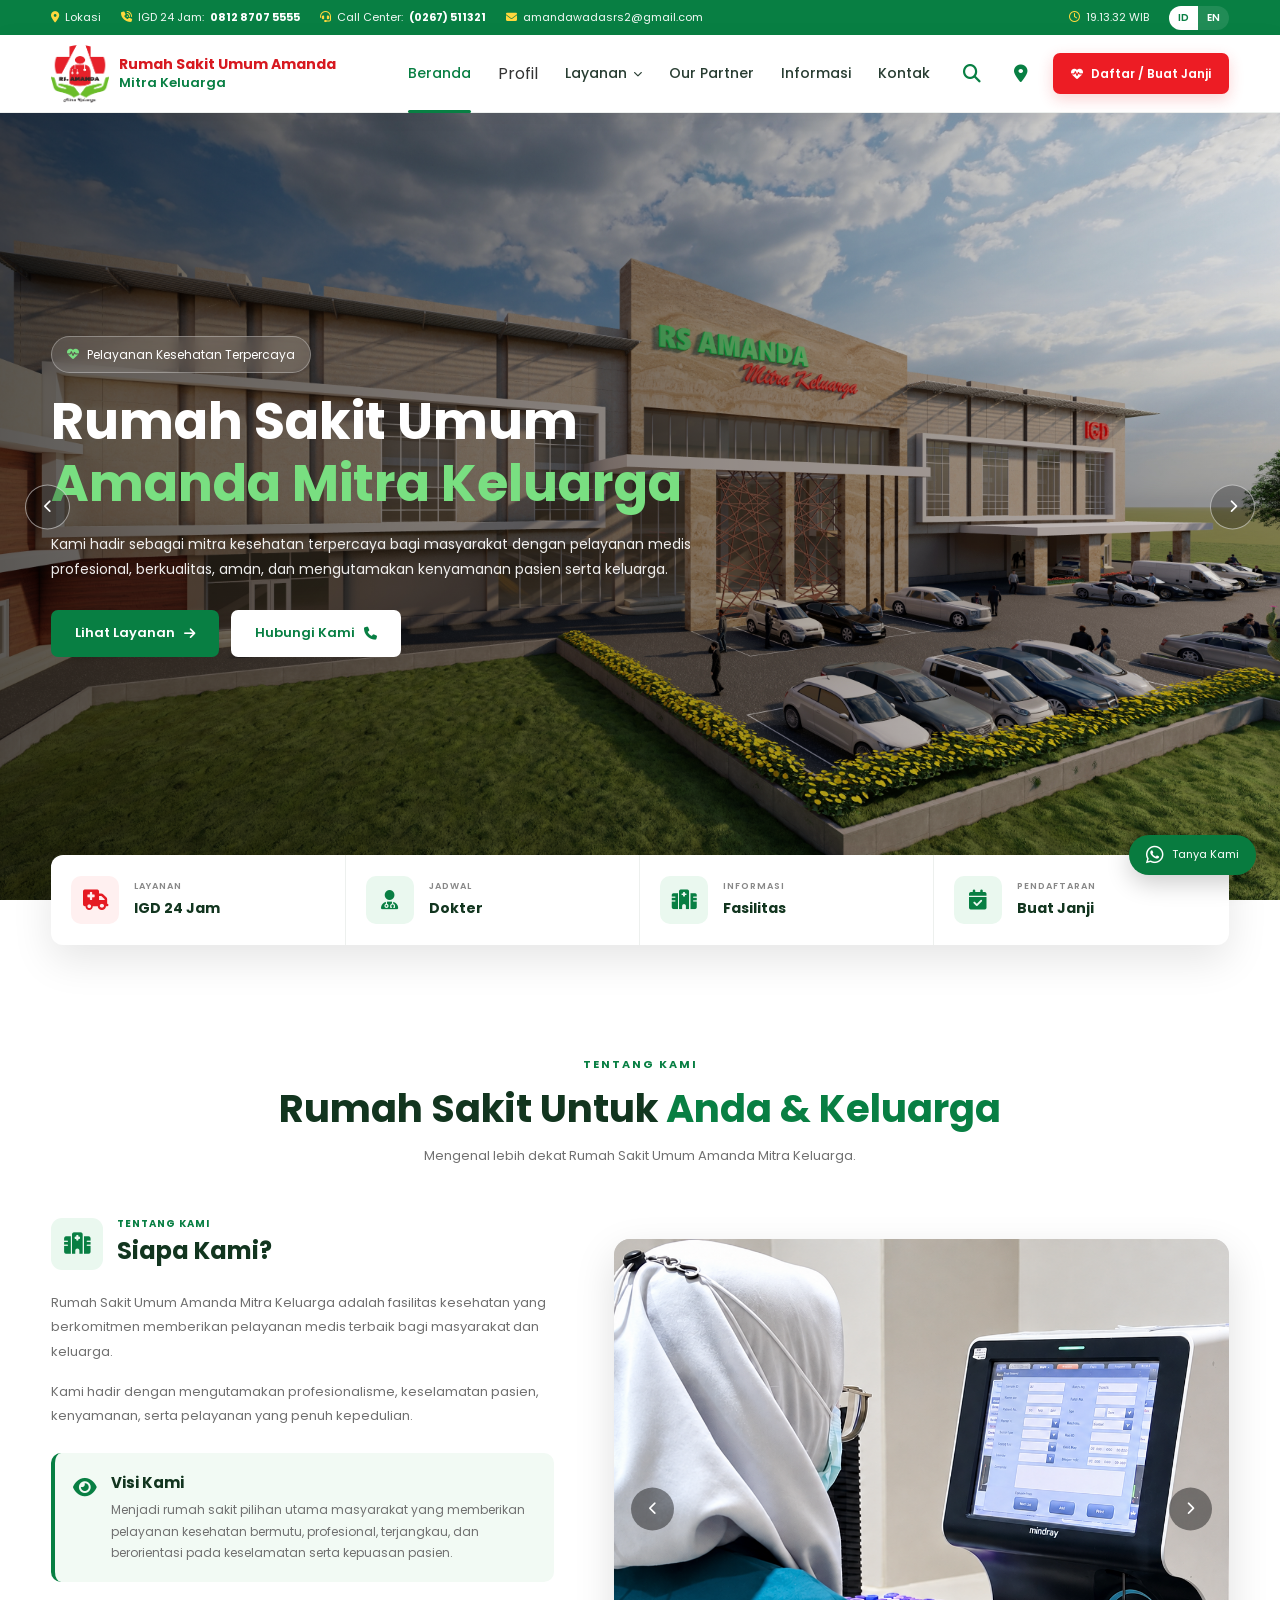
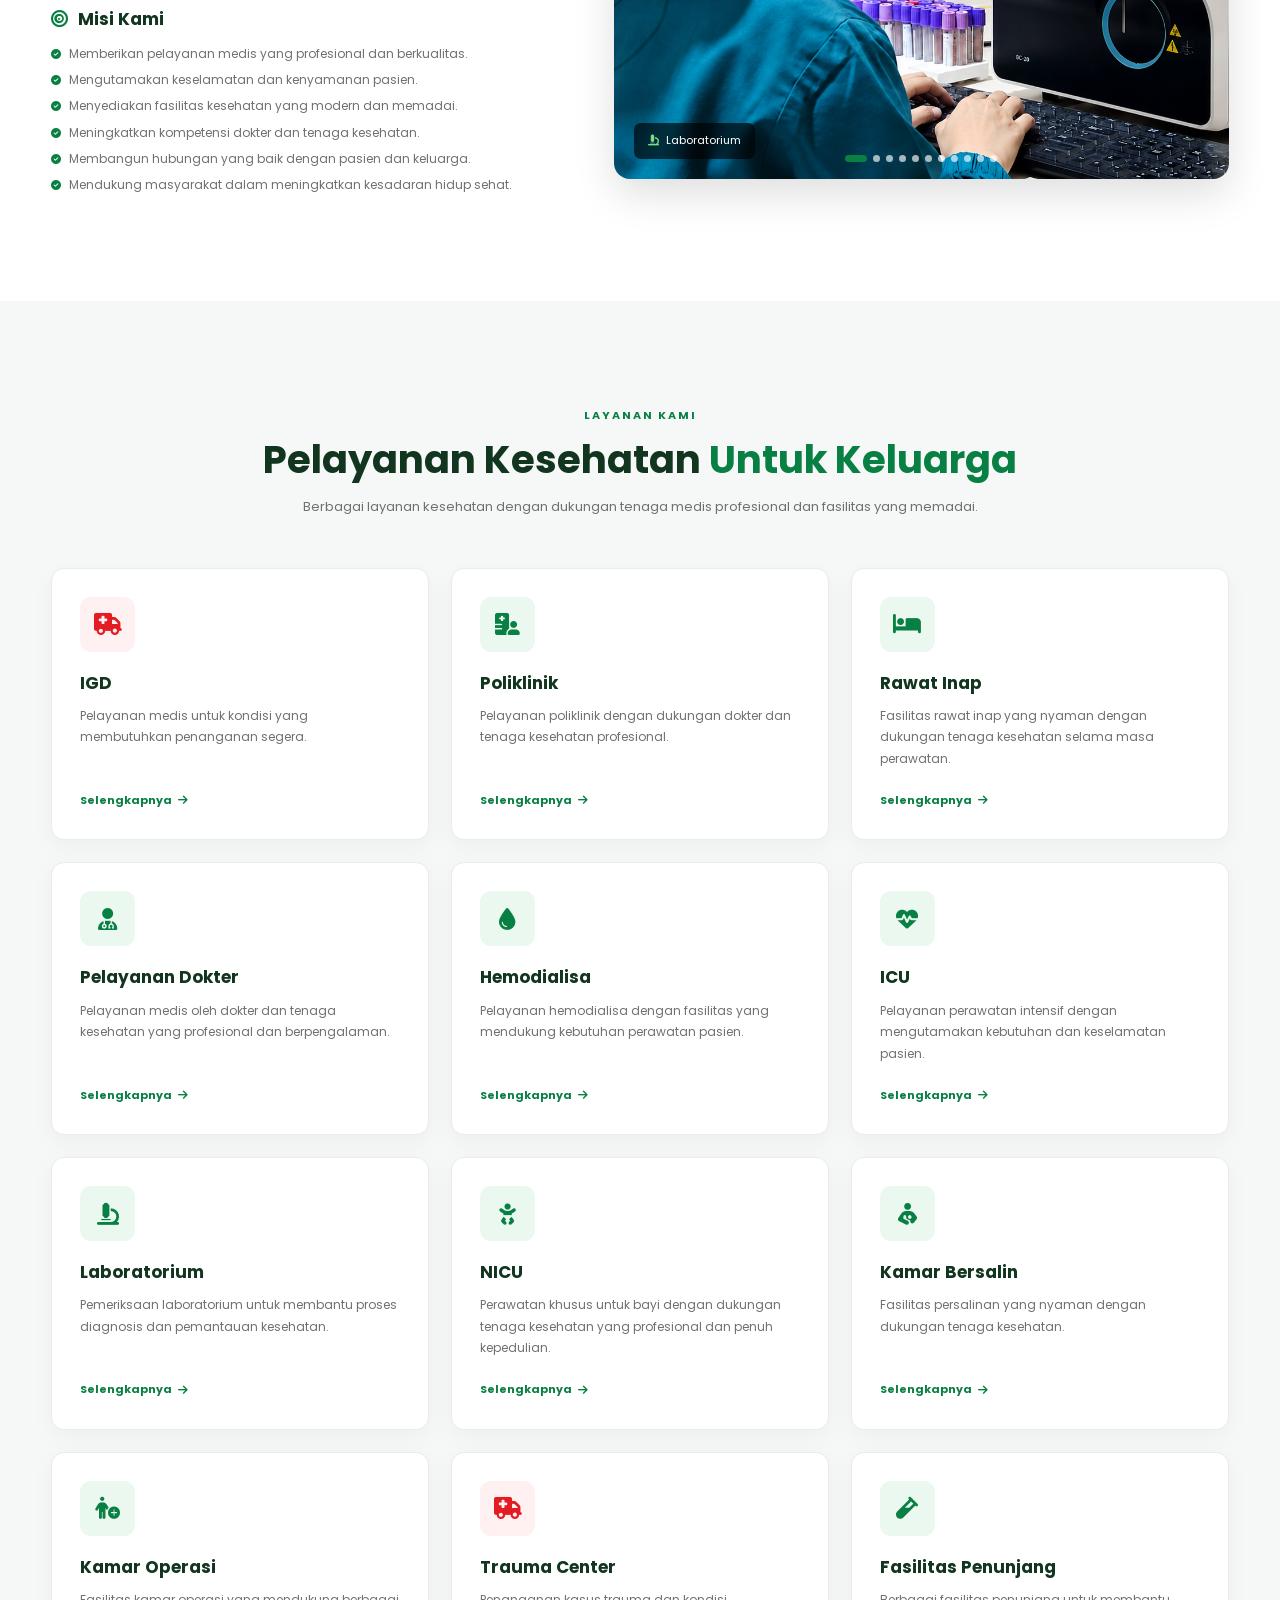
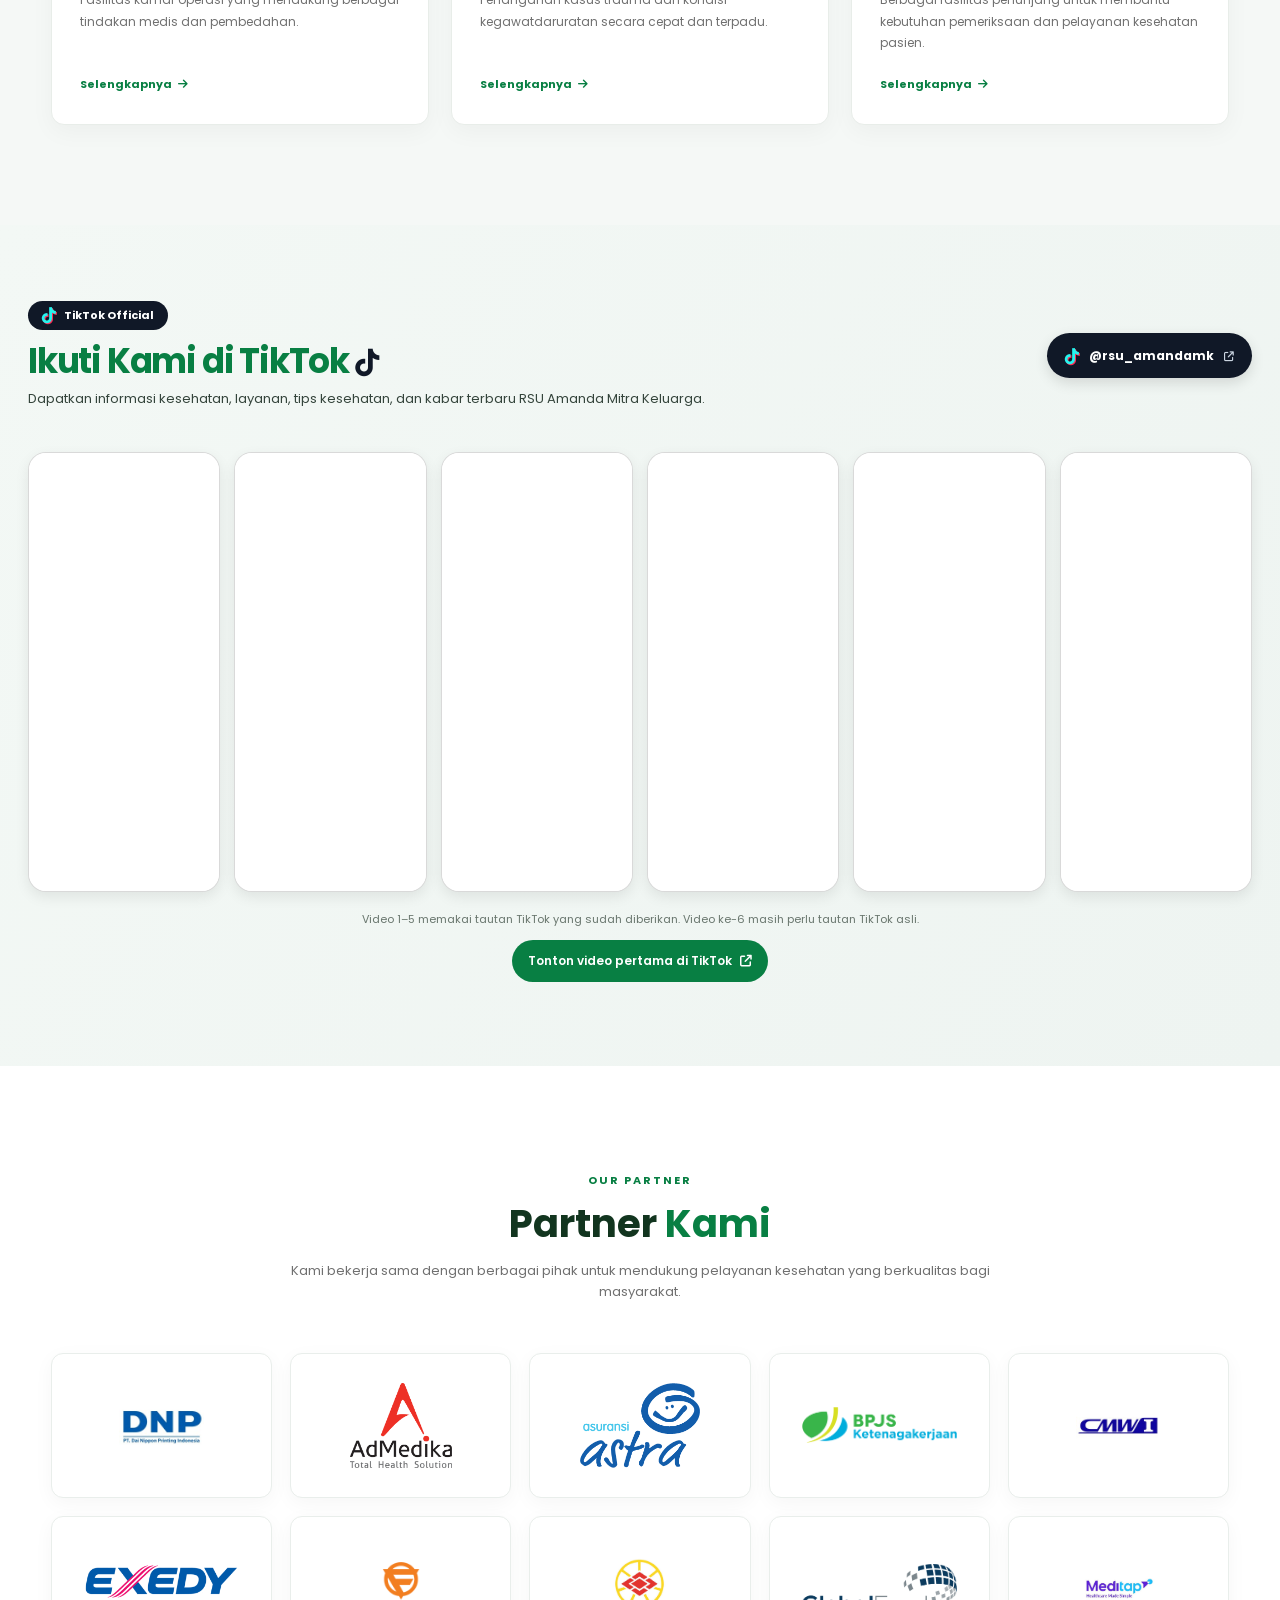
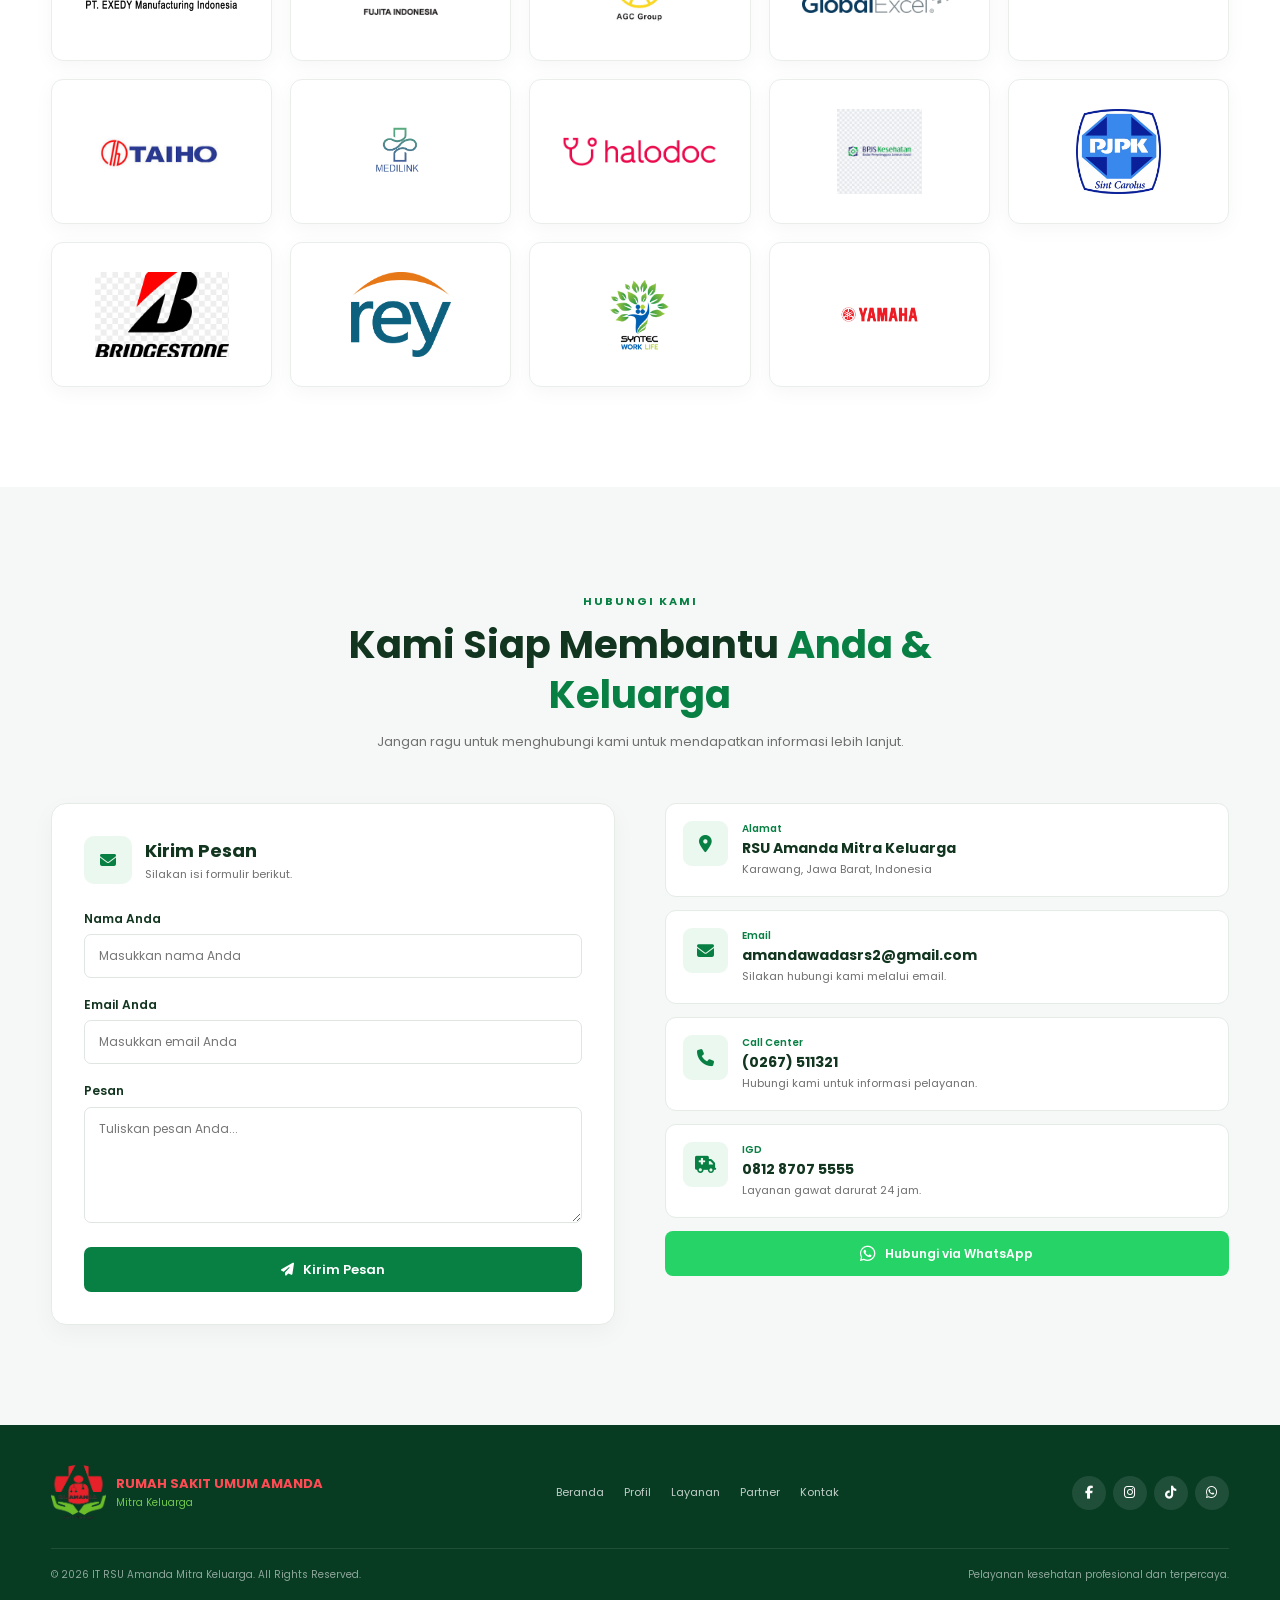
<file: index.html>
<!doctype html>
<html lang="id">
  <head>
    <meta charset="UTF-8" />

    <meta name="viewport" content="width=device-width, initial-scale=1.0" />

    <meta
      name="description"
      content="RSU Amanda Mitra Keluarga - Pelayanan kesehatan profesional, terpercaya dan berkualitas."
    />

    <meta name="theme-color" content="#087f43" />

    <title>RSU Amanda Mitra Keluarga</title>
    <link rel="icon" href="images/logo-removebg-preview.png" />

    <!-- =====================================================
         GOOGLE FONT
    ====================================================== -->

    <link rel="preconnect" href="https://fonts.googleapis.com" />

    <link rel="preconnect" href="https://fonts.gstatic.com" crossorigin />

    <link
      href="https://fonts.googleapis.com/css2?family=Poppins:wght@300;400;500;600;700&display=swap"
      rel="stylesheet"
    />

    <!-- =====================================================
         FONT AWESOME
    ====================================================== -->

    <link
      rel="stylesheet"
      href="https://cdnjs.cloudflare.com/ajax/libs/font-awesome/6.5.2/css/all.min.css"
    />

    <!-- =====================================================
         CSS
    ====================================================== -->

    <link rel="stylesheet" href="style.css" />
  </head>

  <body>
    <!-- =========================================================
         TOP BAR
    ========================================================= -->

    <div class="topbar">
      <div class="container topbar-inner">
        <div class="topbar-left">
          <a
            href="https://www.google.com/maps/search/?api=1&query=RSU+Amanda+Mitra+Keluarga+Karawang"
            target="_blank"
            rel="noopener noreferrer"
          >
            <i class="fa-solid fa-location-dot"></i> Lokasi
          </a>

          <a href="tel:+6281287075555">
            <i class="fa-solid fa-phone-volume"></i>
            IGD 24 Jam:
            <strong>0812 8707 5555</strong>
          </a>

          <a href="tel:+6282280749999">
            <i class="fa-solid fa-headset"></i>
            Call Center:
            <strong>(0267) 511321</strong>
          </a>

          <a href="mailto:amandawadasrs2@gmail.com">
            <i class="fa-solid fa-envelope"></i>
            amandawadasrs2@gmail.com
          </a>
        </div>

        <div class="topbar-right">
          <span>
            <i class="fa-regular fa-clock"></i>
            <span id="currentTime">13.43.05 WIB</span>
          </span>

          <div class="language-switch">
            <button class="language active">ID</button>
            <button class="language">EN</button>
          </div>
        </div>
      </div>
    </div>

    <!-- =========================================================
         NAVBAR
    ========================================================= -->

    <header class="navbar" id="navbar">
      <div class="container navbar-inner">
        <!-- LOGO + NAMA RUMAH SAKIT -->

        <a href="#home" class="logo">
          <img
            src="images/logo-removebg-preview.png"
            alt="Logo RSU Amanda Mitra Keluarga"
          />

          <div class="logo-text">
            <strong>Rumah Sakit Umum Amanda</strong>
            <span>Mitra Keluarga</span>
          </div>
        </a>

        <!-- NAVIGATION -->

        <nav class="nav-links" id="navLinks">
          <a href="#home" class="nav-link active"> Beranda </a>

          <a href="profil.html"> Profil </a>

          <div class="nav-dropdown">
            <a href="#services" class="nav-link">
              Layanan
              <i class="fa-solid fa-chevron-down"></i>
            </a>

            <div class="dropdown-menu">
              <a href="pelayanan.html"> Pelayanan Dokter </a>

              <a href="rawatinap.html"> Rawat Inap </a>

              <a href="hemodialisa.html"> Hemodialisa </a>

              <a href="poliklinik.html"> Poliklinik </a>

              <a href="laboratorium.html"> Laboratorium </a>

              <a href="icu.html"> ICU </a>

              <a href="nicu.html"> NICU </a>

              <a href="igd.html"> IGD </a>
            </div>
          </div>

          <a href="#partners" class="nav-link"> Our Partner </a>

          <a href="#contact" class="nav-link"> Informasi </a>

          <a href="#contact" class="nav-link"> Kontak </a>
        </nav>

        <!-- NAV ACTION -->

        <div class="nav-actions">
          <button class="nav-icon" aria-label="Cari" id="searchButton">
            <i class="fa-solid fa-magnifying-glass"></i>
          </button>

          <a
            href="https://www.google.com/maps/search/?api=1&query=-6.2839993%2C107.4573344"
            class="nav-location"
            aria-label="Lokasi RSU Amanda Mitra Keluarga"
            target="_blank"
            rel="noopener noreferrer"
            title="Lihat lokasi rumah sakit di Google Maps"
          >
            <i class="fa-solid fa-location-dot"></i>
          </a>

          <a href="#contact" class="appointment-btn">
            <i class="fa-solid fa-heart-pulse"></i>
            Daftar / Buat Janji
          </a>
        </div>

        <!-- MOBILE MENU -->

        <button
          class="menu-toggle"
          id="menuToggle"
          aria-label="Buka menu"
          aria-expanded="false"
        >
          <i class="fa-solid fa-bars"></i>
        </button>
      </div>
    </header>

    <!-- =========================================================
         SEARCH BOX
    ========================================================= -->

    <div class="search-box" id="searchBox">
      <div class="container search-inner">
        <input
          type="search"
          id="searchInput"
          placeholder="Cari layanan, dokter atau informasi..."
        />

        <button id="closeSearch" aria-label="Tutup pencarian">
          <i class="fa-solid fa-xmark"></i>
        </button>
      </div>
    </div>

    <!-- =========================================================
         HERO
    ========================================================= -->

    <section class="hero" id="home">
      <div class="hero-slider" id="heroSlider">
        <!-- HERO 1 -->

        <div class="hero-slide active">
          <img
            src="images/2.jpg"
            alt="Pelayanan Rumah Sakit Amanda"
            draggable="false"
          />
        </div>

        <!-- HERO 2 -->

        <div class="hero-slide">
          <img
            src="images/Ortho.jpeg"
            alt="Pelayanan Rumah Sakit Amanda"
            draggable="false"
          />
        </div>

        <!-- HERO 3 -->

        <div class="hero-slide">
          <img
            src="images/Pelayanan.jpeg"
            alt="Pelayanan Rumah Sakit Amanda"
            draggable="false"
          />
        </div>

        <!-- HERO 4 -->

        <div class="hero-slide">
          <img
            src="images/Traumacenter.jpeg"
            alt="Pelayanan Rumah Sakit Amanda"
            draggable="false"
          />
        </div>

        <!-- HERO 5 -->

        <div class="hero-slide">
          <img
            src="images/Kemilaucinta.jpeg"
            alt="Pelayanan Rumah Sakit Amanda"
            draggable="false"
          />
        </div>

        <!-- HERO 6 -->

        <div class="hero-slide">
          <img
            src="images/LAB 1.png"
            alt="Laboratorium RSU Amanda"
            draggable="false"
          />
        </div>

        <!-- HERO 7 -->

        <div class="hero-slide">
          <img
            src="images/LAB 2.jpeg"
            alt="Fasilitas Laboratorium"
            draggable="false"
          />
        </div>

        <!-- HERO 8 -->

        <div class="hero-slide">
          <img
            src="images/POLIKLINIK.png"
            alt="Poliklinik RSU Amanda"
            draggable="false"
          />
        </div>

        <!-- HERO 9 -->

        <div class="hero-slide">
          <img src="images/VVIP 2.png" alt="Kamar VVIP" draggable="false" />
        </div>

        <!-- HERO 10 -->

        <div class="hero-slide">
          <img src="images/NICU.png" alt="Ruang NICU" draggable="false" />
        </div>

        <!-- HERO 11 -->

        <div class="hero-slide">
          <img
            src="images/HEMODILISA.png"
            alt="Ruang Hemodialisa"
            draggable="false"
          />
        </div>

        <!-- HERO 12 -->

        <div class="hero-slide">
          <img src="images/IGD 24 JAM.png" alt="IGD 24 Jam" draggable="false" />
        </div>

        <!-- HERO 13 -->

        <div class="hero-slide">
          <img src="images/ICU.jpg" alt="Ruang ICU" draggable="false" />
        </div>
      </div>

      <!-- OVERLAY -->

      <div class="hero-overlay"></div>

      <!-- HERO CONTENT -->

      <div class="hero-content container">
        <div class="hero-badge">
          <i class="fa-solid fa-heart-pulse"></i>
          Pelayanan Kesehatan Terpercaya
        </div>

        <h1>
          Rumah Sakit Umum
          <span>Amanda Mitra Keluarga</span>
        </h1>

        <p>
          Kami hadir sebagai mitra kesehatan terpercaya bagi masyarakat dengan
          pelayanan medis profesional, berkualitas, aman, dan mengutamakan
          kenyamanan pasien serta keluarga.
        </p>

        <div class="hero-buttons">
          <a href="#services" class="btn btn-primary">
            Lihat Layanan
            <i class="fa-solid fa-arrow-right"></i>
          </a>

          <a href="#contact" class="btn btn-white">
            Hubungi Kami
            <i class="fa-solid fa-phone"></i>
          </a>
        </div>
      </div>

      <!-- HERO PREVIOUS -->

      <button
        type="button"
        class="hero-btn hero-prev"
        id="heroPrev"
        aria-label="Gambar sebelumnya"
      >
        <i class="fa-solid fa-chevron-left"></i>
      </button>

      <!-- HERO NEXT -->

      <button
        type="button"
        class="hero-btn hero-next"
        id="heroNext"
        aria-label="Gambar berikutnya"
      >
        <i class="fa-solid fa-chevron-right"></i>
      </button>

      <!-- HERO DOTS -->

      <div class="hero-dots" id="heroDots"></div>

      <!-- HERO SCROLL -->

      <a href="#about" class="hero-scroll">
        <span>Scroll untuk melihat lebih banyak</span>
        <i class="fa-solid fa-chevron-down"></i>
      </a>
    </section>

    <!-- =========================================================
         QUICK SERVICE
    ========================================================= -->

    <section class="quick-service">
      <div class="container quick-grid">
        <a href="igd.html" class="quick-card">
          <div class="quick-icon emergency">
            <i class="fa-solid fa-truck-medical"></i>
          </div>

          <div>
            <span>LAYANAN</span>
            <strong>IGD 24 Jam</strong>
          </div>
        </a>

        <a href="pelayanan.html" class="quick-card">
          <div class="quick-icon">
            <i class="fa-solid fa-user-doctor"></i>
          </div>

          <div>
            <span>JADWAL</span>
            <strong>Dokter</strong>
          </div>
        </a>

        <a href="#services" class="quick-card">
          <div class="quick-icon">
            <i class="fa-solid fa-hospital"></i>
          </div>

          <div>
            <span>INFORMASI</span>
            <strong>Fasilitas</strong>
          </div>
        </a>

        <a href="#contact" class="quick-card">
          <div class="quick-icon">
            <i class="fa-solid fa-calendar-check"></i>
          </div>

          <div>
            <span>PENDAFTARAN</span>
            <strong>Buat Janji</strong>
          </div>
        </a>
      </div>
    </section>

    <!-- =========================================================
         ABOUT
    ========================================================= -->

    <section class="about" id="about">
      <div class="container">
        <div class="section-title">
          <span>TENTANG KAMI</span>

          <h2>
            Rumah Sakit Untuk
            <strong>Anda & Keluarga</strong>
          </h2>

          <p>Mengenal lebih dekat Rumah Sakit Umum Amanda Mitra Keluarga.</p>
        </div>

        <div class="about-wrapper">
          <!-- ABOUT TEXT -->

          <div class="about-text">
            <div class="about-heading">
              <div class="heading-icon">
                <i class="fa-solid fa-hospital"></i>
              </div>

              <div>
                <small>TENTANG KAMI</small>
                <h3>Siapa Kami?</h3>
              </div>
            </div>

            <p>
              Rumah Sakit Umum Amanda Mitra Keluarga adalah fasilitas kesehatan
              yang berkomitmen memberikan pelayanan medis terbaik bagi
              masyarakat dan keluarga.
            </p>

            <p>
              Kami hadir dengan mengutamakan profesionalisme, keselamatan
              pasien, kenyamanan, serta pelayanan yang penuh kepedulian.
            </p>

            <!-- VISION -->

            <div class="vision-box">
              <div class="vision-icon">
                <i class="fa-solid fa-eye"></i>
              </div>

              <div>
                <h4>Visi Kami</h4>

                <p>
                  Menjadi rumah sakit pilihan utama masyarakat yang memberikan
                  pelayanan kesehatan bermutu, profesional, terjangkau, dan
                  berorientasi pada keselamatan serta kepuasan pasien.
                </p>
              </div>
            </div>

            <!-- MISSION -->

            <div class="mission">
              <h3>
                <i class="fa-solid fa-bullseye"></i>
                Misi Kami
              </h3>

              <ul>
                <li>
                  <i class="fa-solid fa-circle-check"></i>
                  Memberikan pelayanan medis yang profesional dan berkualitas.
                </li>

                <li>
                  <i class="fa-solid fa-circle-check"></i>
                  Mengutamakan keselamatan dan kenyamanan pasien.
                </li>

                <li>
                  <i class="fa-solid fa-circle-check"></i>
                  Menyediakan fasilitas kesehatan yang modern dan memadai.
                </li>

                <li>
                  <i class="fa-solid fa-circle-check"></i>
                  Meningkatkan kompetensi dokter dan tenaga kesehatan.
                </li>

                <li>
                  <i class="fa-solid fa-circle-check"></i>
                  Membangun hubungan yang baik dengan pasien dan keluarga.
                </li>

                <li>
                  <i class="fa-solid fa-circle-check"></i>
                  Mendukung masyarakat dalam meningkatkan kesadaran hidup sehat.
                </li>
              </ul>
            </div>
          </div>

          <!-- ABOUT IMAGE -->

          <div class="about-image">
            <div class="image-slider" id="imageSlider">
              <!-- IMAGE 1 -->

              <div class="about-slide active">
                <img
                  src="images/LAB 1.png"
                  alt="Laboratorium"
                  draggable="false"
                />

                <div class="image-caption">
                  <i class="fa-solid fa-microscope"></i>
                  Laboratorium
                </div>
              </div>

              <!-- IMAGE 2 -->

              <div class="about-slide">
                <img
                  src="images/LAB 2.jpeg"
                  alt="Fasilitas Laboratorium"
                  draggable="false"
                />

                <div class="image-caption">
                  <i class="fa-solid fa-flask"></i>
                  Fasilitas Laboratorium
                </div>
              </div>

              <!-- IMAGE 3 -->

              <div class="about-slide">
                <img
                  src="images/POLIKLINIK.png"
                  alt="Poliklinik"
                  draggable="false"
                />

                <div class="image-caption">
                  <i class="fa-solid fa-hospital-user"></i>
                  Poliklinik
                </div>
              </div>

              <!-- IMAGE 4 -->

              <div class="about-slide">
                <img
                  src="images/VVIP 2.png"
                  alt="Kamar VVIP"
                  draggable="false"
                />

                <div class="image-caption">
                  <i class="fa-solid fa-bed"></i>
                  Kamar VVIP
                </div>
              </div>

              <!-- IMAGE 5 -->

              <div class="about-slide">
                <img src="images/VIP 2.png" alt="Kamar VIP" draggable="false" />

                <div class="image-caption">
                  <i class="fa-solid fa-bed"></i>
                  Kamar VIP
                </div>
              </div>

              <!-- IMAGE 6 -->

              <div class="about-slide">
                <img
                  src="images/HEMODILISA.png"
                  alt="Hemodialisa"
                  draggable="false"
                />

                <div class="image-caption">
                  <i class="fa-solid fa-droplet"></i>
                  Hemodialisa
                </div>
              </div>

              <!-- IMAGE 7 -->

              <div class="about-slide">
                <img src="images/ICU.jpg" alt="ICU" draggable="false" />

                <div class="image-caption">
                  <i class="fa-solid fa-heart-pulse"></i>
                  ICU
                </div>
              </div>

              <!-- IMAGE 8 -->

              <div class="about-slide">
                <img src="images/NICU.png" alt="NICU" draggable="false" />

                <div class="image-caption">
                  <i class="fa-solid fa-baby"></i>
                  NICU
                </div>
              </div>

              <!-- IMAGE 9 -->

              <div class="about-slide">
                <img src="images/IGD 24 JAM.png" alt="IGD" draggable="false" />

                <div class="image-caption">
                  <i class="fa-solid fa-truck-medical"></i>
                  IGD 24 Jam
                </div>
              </div>

              <!-- IMAGE 10 -->

              <div class="about-slide">
                <img
                  src="images/RUANG OPERASI 1.png"
                  alt="Kamar Operasi"
                  draggable="false"
                />

                <div class="image-caption">
                  <i class="fa-solid fa-user-doctor"></i>
                  Kamar Operasi
                </div>
              </div>

              <!-- IMAGE 11 -->

              <div class="about-slide">
                <img
                  src="images/RUANG OPERASI 2.png"
                  alt="Ruang Operasi"
                  draggable="false"
                />

                <div class="image-caption">
                  <i class="fa-solid fa-hospital"></i>
                  Ruang Operasi
                </div>
              </div>

              <!-- BUTTON -->

              <button
                class="slider-btn prev"
                id="prevBtn"
                type="button"
                aria-label="Foto sebelumnya"
              >
                <i class="fa-solid fa-chevron-left"></i>
              </button>

              <button
                class="slider-btn next"
                id="nextBtn"
                type="button"
                aria-label="Foto berikutnya"
              >
                <i class="fa-solid fa-chevron-right"></i>
              </button>

              <!-- DOT -->

              <div class="slider-dots" id="sliderDots"></div>
            </div>
          </div>
        </div>
      </div>
    </section>

    <!-- =========================================================
         SERVICES
    ========================================================= -->

    <section class="services" id="services">
      <div class="container">
        <div class="section-title">
          <span>LAYANAN KAMI</span>

          <h2>
            Pelayanan Kesehatan
            <strong>Untuk Keluarga</strong>
          </h2>

          <p>
            Berbagai layanan kesehatan dengan dukungan tenaga medis profesional
            dan fasilitas yang memadai.
          </p>
        </div>

        <div class="services-grid">
          <!-- LAYANAN: IGD -->
          <article class="service-card">
            <div class="service-icon emergency-icon">
              <i class="fa-solid fa-truck-medical"></i>
            </div>

            <h3>IGD</h3>

            <p>
              Pelayanan medis untuk kondisi yang membutuhkan penanganan segera.
            </p>

            <a href="igd.html">
              Selengkapnya
              <i class="fa-solid fa-arrow-right"></i>
            </a>
          </article>

          <!-- LAYANAN: Poliklinik -->
          <article class="service-card">
            <div class="service-icon">
              <i class="fa-solid fa-hospital-user"></i>
            </div>

            <h3>Poliklinik</h3>

            <p>
              Pelayanan poliklinik dengan dukungan dokter dan tenaga kesehatan
              profesional.
            </p>

            <a href="poliklinik.html">
              Selengkapnya
              <i class="fa-solid fa-arrow-right"></i>
            </a>
          </article>

          <!-- LAYANAN: Rawat Inap -->
          <article class="service-card">
            <div class="service-icon">
              <i class="fa-solid fa-bed"></i>
            </div>

            <h3>Rawat Inap</h3>

            <p>
              Fasilitas rawat inap yang nyaman dengan dukungan tenaga kesehatan
              selama masa perawatan.
            </p>

            <a href="rawatinap.html">
              Selengkapnya
              <i class="fa-solid fa-arrow-right"></i>
            </a>
          </article>

          <!-- LAYANAN: Pelayanan Dokter -->
          <article class="service-card">
            <div class="service-icon">
              <i class="fa-solid fa-user-doctor"></i>
            </div>

            <h3>Pelayanan Dokter</h3>

            <p>
              Pelayanan medis oleh dokter dan tenaga kesehatan yang profesional
              dan berpengalaman.
            </p>

            <a href="pelayanan.html">
              Selengkapnya
              <i class="fa-solid fa-arrow-right"></i>
            </a>
          </article>

          <!-- LAYANAN: Hemodialisa -->
          <article class="service-card">
            <div class="service-icon">
              <i class="fa-solid fa-droplet"></i>
            </div>

            <h3>Hemodialisa</h3>

            <p>
              Pelayanan hemodialisa dengan fasilitas yang mendukung kebutuhan
              perawatan pasien.
            </p>

            <a href="hemodialisa.html">
              Selengkapnya
              <i class="fa-solid fa-arrow-right"></i>
            </a>
          </article>

          <!-- LAYANAN: ICU -->
          <article class="service-card">
            <div class="service-icon">
              <i class="fa-solid fa-heart-pulse"></i>
            </div>

            <h3>ICU</h3>

            <p>
              Pelayanan perawatan intensif dengan mengutamakan kebutuhan dan
              keselamatan pasien.
            </p>

            <a href="icu.html">
              Selengkapnya
              <i class="fa-solid fa-arrow-right"></i>
            </a>
          </article>

          <!-- LAYANAN: Laboratorium -->
          <article class="service-card">
            <div class="service-icon">
              <i class="fa-solid fa-microscope"></i>
            </div>

            <h3>Laboratorium</h3>

            <p>
              Pemeriksaan laboratorium untuk membantu proses diagnosis dan
              pemantauan kesehatan.
            </p>

            <a href="laboratorium.html">
              Selengkapnya
              <i class="fa-solid fa-arrow-right"></i>
            </a>
          </article>

          <!-- LAYANAN: NICU -->
          <article class="service-card">
            <div class="service-icon">
              <i class="fa-solid fa-baby"></i>
            </div>

            <h3>NICU</h3>

            <p>
              Perawatan khusus untuk bayi dengan dukungan tenaga kesehatan yang
              profesional dan penuh kepedulian.
            </p>

            <a href="nicu.html">
              Selengkapnya
              <i class="fa-solid fa-arrow-right"></i>
            </a>
          </article>

          <!-- LAYANAN: Kamar Bersalin -->
          <article class="service-card">
            <div class="service-icon">
              <i class="fa-solid fa-person-breastfeeding"></i>
            </div>

            <h3>Kamar Bersalin</h3>

            <p>
              Fasilitas persalinan yang nyaman dengan dukungan tenaga kesehatan.
            </p>

            <a href="kamarbersalin.html">
              Selengkapnya
              <i class="fa-solid fa-arrow-right"></i>
            </a>
          </article>

          <!-- LAYANAN: Kamar Operasi -->
          <article class="service-card">
            <div class="service-icon">
              <i class="fa-solid fa-person-circle-plus"></i>
            </div>

            <h3>Kamar Operasi</h3>

            <p>
              Fasilitas kamar operasi yang mendukung berbagai tindakan medis dan
              pembedahan.
            </p>

            <a href="kamaroperasi.html">
              Selengkapnya
              <i class="fa-solid fa-arrow-right"></i>
            </a>
          </article>

          <!-- LAYANAN: Trauma Center -->
          <article class="service-card">
            <div class="service-icon emergency-icon">
              <i class="fa-solid fa-truck-medical"></i>
            </div>

            <h3>Trauma Center</h3>

            <p>
              Penanganan kasus trauma dan kondisi kegawatdaruratan secara cepat
              dan terpadu.
            </p>

            <a href="traumacenter.html">
              Selengkapnya
              <i class="fa-solid fa-arrow-right"></i>
            </a>
          </article>

          <!-- LAYANAN: Fasilitas Penunjang -->
          <article class="service-card">
            <div class="service-icon">
              <i class="fa-solid fa-vial"></i>
            </div>

            <h3>Fasilitas Penunjang</h3>

            <p>
              Berbagai fasilitas penunjang untuk membantu kebutuhan pemeriksaan
              dan pelayanan kesehatan pasien.
            </p>

            <a href="#contact">
              Selengkapnya
              <i class="fa-solid fa-arrow-right"></i>
            </a>
          </article>
        </div>
      </div>
    </section>

    <!-- =========================================================
         MEDIA TIKTOK
    ========================================================= -->
    <section class="tiktok-section" id="tiktok">
      <div class="container">
        <div class="tiktok-heading">
          <div class="tiktok-heading-copy">
            <span class="tiktok-badge">
              <i class="fa-brands fa-tiktok"></i> TikTok Official
            </span>
            <h2>Ikuti Kami di TikTok <i class="fa-brands fa-tiktok"></i></h2>
            <p>
              Dapatkan informasi kesehatan, layanan, tips kesehatan, dan kabar
              terbaru RSU Amanda Mitra Keluarga.
            </p>
          </div>

          <a
            class="tiktok-profile-link"
            href="https://www.tiktok.com/@rsu_amandamk"
            target="_blank"
            rel="noopener noreferrer"
            aria-label="Kunjungi akun TikTok RSU Amanda Mitra Keluarga"
          >
            <i class="fa-brands fa-tiktok"></i>
            <span>@rsu_amandamk</span>
            <i
              class="fa-solid fa-arrow-up-right-from-square tiktok-external"
            ></i>
          </a>
        </div>

        <div class="tiktok-video-grid" aria-label="Video TikTok rumah sakit">
          <article class="tiktok-video-card">
            <iframe
              src="https://www.tiktok.com/player/v1/7641079829252574485?controls=1&description=1&music_info=1"
              title="Video TikTok RSU Amanda Mitra Keluarga"
              loading="eager"
              allow="
                accelerometer;
                autoplay;
                encrypted-media;
                fullscreen;
                picture-in-picture;
              "
              allowfullscreen
              referrerpolicy="strict-origin-when-cross-origin"
            >
            </iframe>
          </article>
          <article class="tiktok-video-card">
            <iframe
              src="https://www.tiktok.com/player/v1/7701575202278313236?controls=1&description=1&music_info=1"
              title="Video TikTok RSU Amanda Mitra Keluarga 2"
              loading="lazy"
              allow="
                accelerometer;
                autoplay;
                encrypted-media;
                fullscreen;
                picture-in-picture;
              "
              allowfullscreen
              referrerpolicy="strict-origin-when-cross-origin"
            >
            </iframe>
          </article>
          <article class="tiktok-video-card">
            <iframe
              src="https://www.tiktok.com/player/v1/7700054048010947861?controls=1&description=1&music_info=1"
              title="Video TikTok RSU Amanda Mitra Keluarga 3"
              loading="lazy"
              allow="
                accelerometer;
                autoplay;
                encrypted-media;
                fullscreen;
                picture-in-picture;
              "
              allowfullscreen
              referrerpolicy="strict-origin-when-cross-origin"
            >
            </iframe>
          </article>
          <article class="tiktok-video-card">
            <iframe
              src="https://www.tiktok.com/player/v1/7697462756080962837?controls=1&description=1&music_info=1"
              title="Video TikTok RSU Amanda Mitra Keluarga 4"
              loading="lazy"
              allow="
                accelerometer;
                autoplay;
                encrypted-media;
                fullscreen;
                picture-in-picture;
              "
              allowfullscreen
              referrerpolicy="strict-origin-when-cross-origin"
            >
            </iframe>
          </article>
          <article class="tiktok-video-card">
            <iframe
              src="https://www.tiktok.com/player/v1/7696725629533801748?controls=1&description=1&music_info=1"
              title="Video TikTok RSU Amanda Mitra Keluarga 5"
              loading="lazy"
              allow="
                accelerometer;
                autoplay;
                encrypted-media;
                fullscreen;
                picture-in-picture;
              "
              allowfullscreen
              referrerpolicy="strict-origin-when-cross-origin"
            >
            </iframe>
          </article>
          <article class="tiktok-video-card">
            <iframe
              src="https://www.tiktok.com/player/v1/7696725629533801748?controls=1&description=1&music_info=1"
              title="Video TikTok RSU Amanda Mitra Keluarga 6"
              loading="lazy"
              allow="
                accelerometer;
                autoplay;
                encrypted-media;
                fullscreen;
                picture-in-picture;
              "
              allowfullscreen
              referrerpolicy="strict-origin-when-cross-origin"
            >
            </iframe>
          </article>
        </div>

        <p class="tiktok-note">
          Video 1–5 memakai tautan TikTok yang sudah diberikan. Video ke-6 masih
          perlu tautan TikTok asli.
          <br />
          <a
            class="tiktok-fallback-link"
            href="https://www.tiktok.com/@rsu_amandamk/video/7641079829252574485"
            target="_blank"
            rel="noopener noreferrer"
          >
            Tonton video pertama di TikTok
            <i class="fa-solid fa-arrow-up-right-from-square"></i>
          </a>
        </p>
      </div>
    </section>

    <!-- =========================================================
         PARTNERS
    ========================================================= -->

    <section class="partners" id="partners">
      <div class="container">
        <div class="section-title">
          <span>OUR PARTNER</span>

          <h2>
            Partner
            <strong>Kami</strong>
          </h2>

          <p>
            Kami bekerja sama dengan berbagai pihak untuk mendukung pelayanan
            kesehatan yang berkualitas bagi masyarakat.
          </p>
        </div>

        <div class="partners-grid">
          <div class="partner-card">
            <img src="images/1630627620920.jpg" alt="Partner" />
          </div>

          <div class="partner-card">
            <img
              src="images/admedika-main-logo-full-color0-1779164230.png"
              alt="Admedika"
            />
          </div>

          <div class="partner-card">
            <img src="images/Asuransi_astra.png" alt="Asuransi Astra" />
          </div>

          <div class="partner-card">
            <img
              src="images/BPJS_Ketenagakerjaan_logo.svg.webp"
              alt="BPJS Ketenagakerjaan"
            />
          </div>

          <div class="partner-card">
            <img
              src="images/central_motor_wheel_indonesia_logo.jpg"
              alt="Central Motor Wheel Indonesia"
            />
          </div>

          <div class="partner-card">
            <img src="images/exedy-e1580718202902.png" alt="Exedy" />
          </div>

          <div class="partner-card">
            <img src="images/fujita.png" alt="Fujita" />
          </div>

          <div class="partner-card">
            <img src="images/images (1).jpg" alt="Partner" />
          </div>

          <div class="partner-card">
            <img src="images/images (1).png" alt="Partner" />
          </div>

          <div class="partner-card">
            <img src="images/images (2).jpg" alt="Partner" />
          </div>

          <div class="partner-card">
            <img src="images/images.jpg" alt="Partner" />
          </div>

          <div class="partner-card">
            <img src="images/images.png" alt="Partner" />
          </div>

          <div class="partner-card">
            <img src="images/Logo_Halodoc.png" alt="Halodoc" />
          </div>

          <div class="partner-card">
            <img src="images/logo-bpjs-kesehatan.webp" alt="BPJS Kesehatan" />
          </div>

          <div class="partner-card">
            <img src="images/logo-pjpk.png" alt="Partner" />
          </div>

          <div class="partner-card">
            <img
              src="images/png-clipart-logo-bridgestone-brand-tire-desktop-design-text-trademark-thumbnail.png"
              alt="Bridgestone"
            />
          </div>

          <div class="partner-card">
            <img src="images/Rey-Logo-Warna.png" alt="Rey" />
          </div>

          <div class="partner-card">
            <img src="images/unnamed.png" alt="Partner" />
          </div>

          <div class="partner-card">
            <img
              src="images/yamaha-logo-png_seeklogo-154906.png"
              alt="Yamaha"
            />
          </div>
        </div>
      </div>
    </section>

    <!-- =========================================================
         CONTACT
    ========================================================= -->

    <section class="contact" id="contact">
      <div class="container">
        <div class="section-title">
          <span>HUBUNGI KAMI</span>

          <h2>
            Kami Siap Membantu
            <strong>Anda & Keluarga</strong>
          </h2>

          <p>
            Jangan ragu untuk menghubungi kami untuk mendapatkan informasi lebih
            lanjut.
          </p>
        </div>

        <div class="contact-wrapper">
          <!-- FORM -->

          <form class="contact-form" id="contactForm">
            <div class="form-title">
              <div class="form-title-icon">
                <i class="fa-solid fa-envelope"></i>
              </div>

              <div>
                <h3>Kirim Pesan</h3>
                <p>Silakan isi formulir berikut.</p>
              </div>
            </div>

            <div class="form-group">
              <label for="nama"> Nama Anda </label>

              <input
                type="text"
                id="nama"
                name="nama"
                placeholder="Masukkan nama Anda"
                required
              />
            </div>

            <div class="form-group">
              <label for="email"> Email Anda </label>

              <input
                type="email"
                id="email"
                name="email"
                placeholder="Masukkan email Anda"
                required
              />
            </div>

            <div class="form-group">
              <label for="pesan"> Pesan </label>

              <textarea
                id="pesan"
                name="pesan"
                rows="5"
                placeholder="Tuliskan pesan Anda..."
                required
              ></textarea>
            </div>

            <button type="submit" class="btn btn-primary form-btn">
              <i class="fa-solid fa-paper-plane"></i>
              Kirim Pesan
            </button>
          </form>

          <!-- INFO -->

          <div class="contact-info">
            <div class="contact-card">
              <div class="contact-icon">
                <i class="fa-solid fa-location-dot"></i>
              </div>

              <div>
                <span>Alamat</span>
                <h4>RSU Amanda Mitra Keluarga</h4>
                <p>Karawang, Jawa Barat, Indonesia</p>
              </div>
            </div>

            <div class="contact-card">
              <div class="contact-icon">
                <i class="fa-solid fa-envelope"></i>
              </div>

              <div>
                <span>Email</span>
                <h4>amandawadasrs2@gmail.com</h4>
                <p>Silakan hubungi kami melalui email.</p>
              </div>
            </div>

            <div class="contact-card">
              <div class="contact-icon">
                <i class="fa-solid fa-phone"></i>
              </div>

              <div>
                <span>Call Center</span>
                <h4>(0267) 511321</h4>
                <p>Hubungi kami untuk informasi pelayanan.</p>
              </div>
            </div>

            <div class="contact-card">
              <div class="contact-icon">
                <i class="fa-solid fa-truck-medical"></i>
              </div>

              <div>
                <span>IGD</span>
                <h4>0812 8707 5555</h4>
                <p>Layanan gawat darurat 24 jam.</p>
              </div>
            </div>

            <!-- WHATSAPP -->

            <a
              href="https://wa.me/6281317277229"
              class="whatsapp-btn"
              target="_blank"
              rel="noopener noreferrer"
            >
              <i class="fa-brands fa-whatsapp"></i>
              Hubungi via WhatsApp
            </a>
          </div>
        </div>
      </div>
    </section>

    <!-- =========================================================
         FOOTER
    ========================================================= -->

    <footer>
      <div class="container">
        <div class="footer-main">
          <!-- LOGO -->

          <div class="footer-brand">
            <img
              src="images/logo-removebg-preview.png"
              alt="Logo RSU Amanda Mitra Keluarga"
            />

            <div>
              <strong>RUMAH SAKIT UMUM AMANDA</strong>
              <span>Mitra Keluarga</span>
            </div>
          </div>

          <!-- LINKS -->

          <div class="footer-links">
            <a href="#home"> Beranda </a>

            <a href="#about"> Profil </a>

            <a href="#services"> Layanan </a>

            <a href="#partners"> Partner </a>

            <a href="#contact"> Kontak </a>
          </div>

          <!-- SOCIAL -->

          <div class="social-icons">
            <a
              href="https://www.facebook.com"
              target="_blank"
              rel="noopener noreferrer"
              aria-label="Facebook"
            >
              <i class="fa-brands fa-facebook-f"></i>
            </a>

            <a
              href="https://www.instagram.com/rsu_amandamk"
              target="_blank"
              rel="noopener noreferrer"
              aria-label="Instagram"
            >
              <i class="fa-brands fa-instagram"></i>
            </a>

            <a
              href="https://www.tiktok.com/@rsu_amandamk"
              target="_blank"
              rel="noopener noreferrer"
              aria-label="TikTok"
            >
              <i class="fa-brands fa-tiktok"></i>
            </a>

            <a
              href="https://wa.me/6281317277229"
              target="_blank"
              rel="noopener noreferrer"
              aria-label="WhatsApp"
            >
              <i class="fa-brands fa-whatsapp"></i>
            </a>
          </div>
        </div>

        <div class="footer-bottom">
          <p>&copy; 2026 IT RSU Amanda Mitra Keluarga. All Rights Reserved.</p>

          <p>Pelayanan kesehatan profesional dan terpercaya.</p>
        </div>
      </div>
    </footer>

    <!-- =========================================================
         FLOATING WHATSAPP
    ========================================================= -->

    <a
      href="https://wa.me/6281317277229"
      class="floating-whatsapp"
      target="_blank"
      rel="noopener noreferrer"
      aria-label="Chat WhatsApp"
    >
      <i class="fa-brands fa-whatsapp"></i>
      <span>Tanya Kami</span>
    </a>

    <!-- =========================================================
         BACK TO TOP
    ========================================================= -->

    <button class="back-to-top" id="backToTop" aria-label="Kembali ke atas">
      <i class="fa-solid fa-chevron-up"></i>
    </button>

    <!-- =========================================================
         JAVASCRIPT
    ========================================================= -->

    <script src="script.js"></script>
  </body>
</html>
</file>
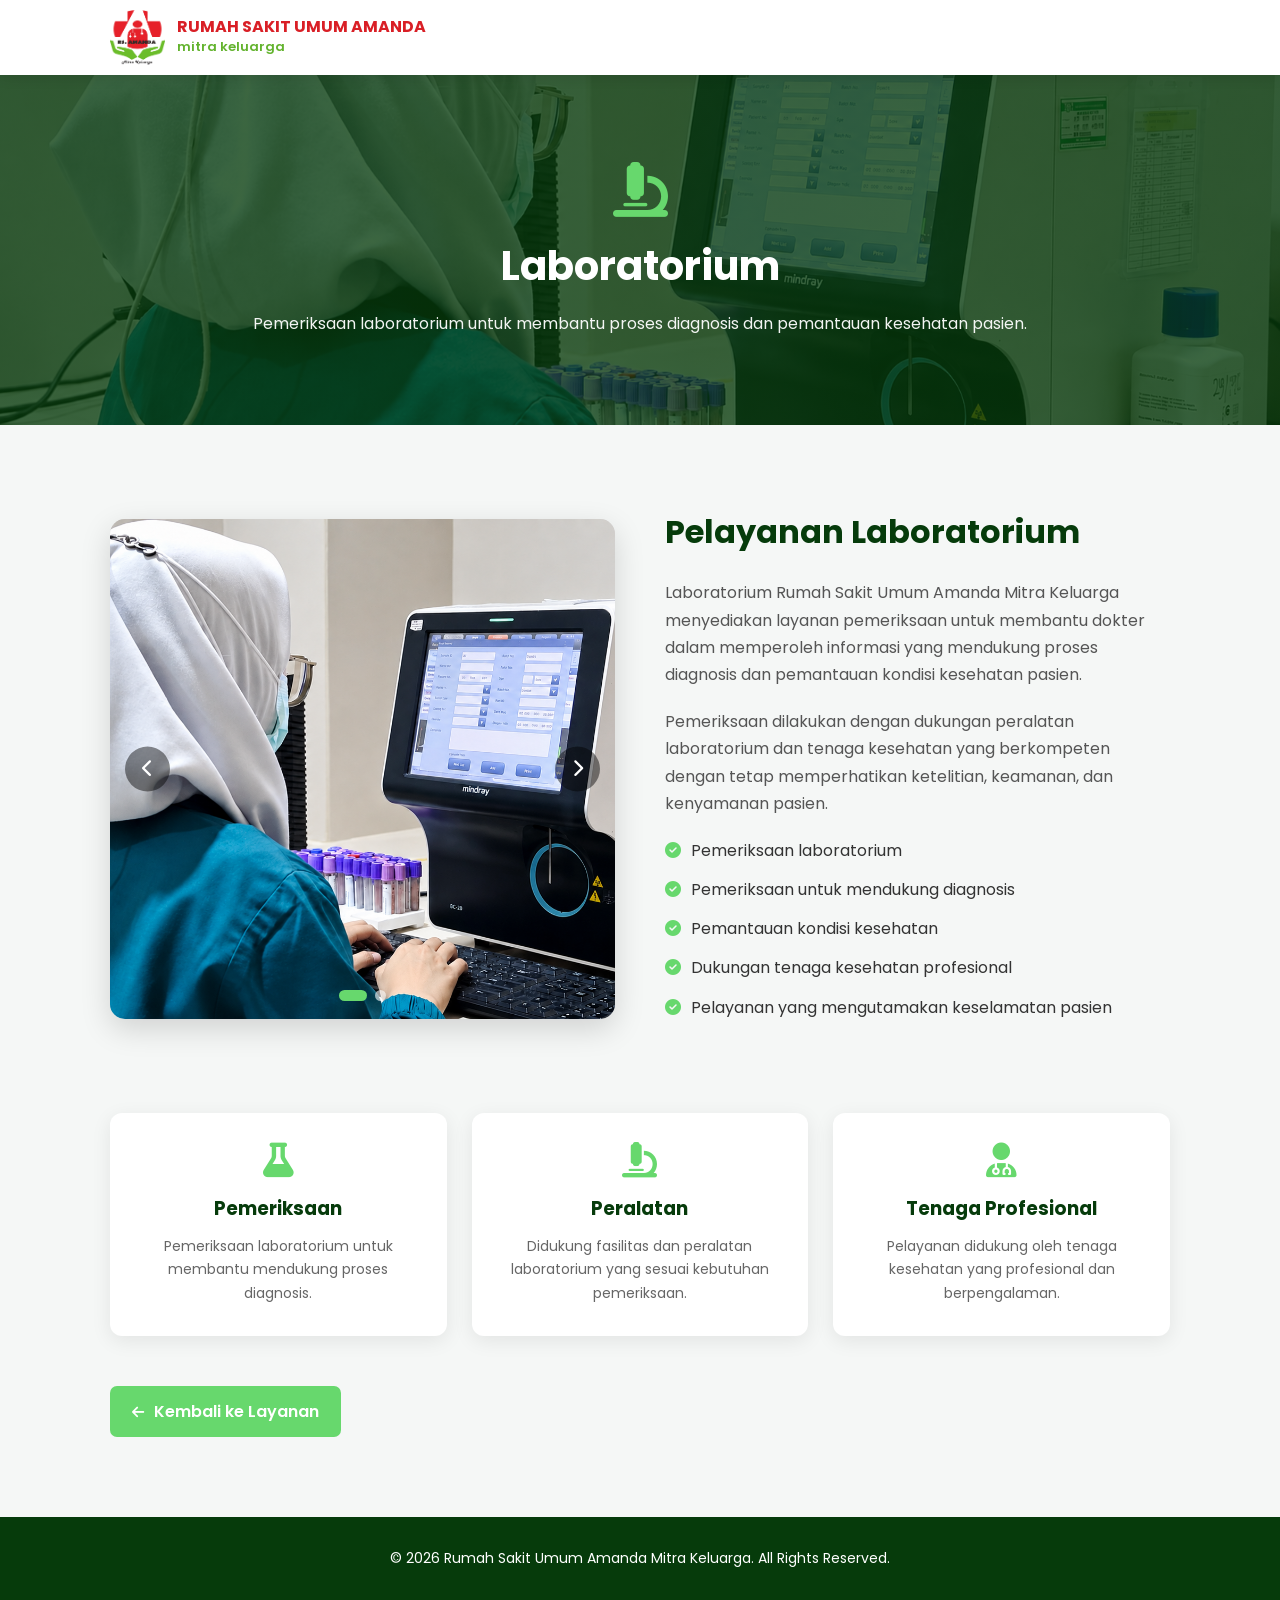
<file: laboratorium.html>
<!doctype html>
<html lang="id">
  <head>
    <meta charset="UTF-8" />
    <meta name="viewport" content="width=device-width, initial-scale=1.0" />

    <meta
      name="description"
      content="Informasi pelayanan Laboratorium Rumah Sakit Umum Amanda Mitra Keluarga."
    />

    <title>Laboratorium - RSU Amanda Mitra Keluarga</title>

    <!-- GOOGLE FONT -->
    <link
      href="https://fonts.googleapis.com/css2?family=Poppins:wght@300;400;500;600;700&display=swap"
      rel="stylesheet"
    />

    <!-- FONT AWESOME -->
    <link
      rel="stylesheet"
      href="https://cdnjs.cloudflare.com/ajax/libs/font-awesome/6.4.0/css/all.min.css"
    />

    <style>
      /* ================= RESET ================= */

      * {
        margin: 0;
        padding: 0;
        box-sizing: border-box;
      }

      :root {
        --primary-color: #67d86d;
        --dark-color: #063b0b;
        --white: #ffffff;
        --text-color: #333333;
        --light-bg: #f5f7f6;
      }

      html {
        scroll-behavior: smooth;
      }

      body {
        font-family: "Poppins", sans-serif;
        color: var(--text-color);
        background: var(--light-bg);
        line-height: 1.7;
      }

      /* ================= NAVBAR ================= */

      .navbar {
        position: sticky;
        top: 0;
        z-index: 1000;
        background: white;
        box-shadow: 0 3px 12px rgba(0, 0, 0, 0.1);
      }

      .navbar-container {
        max-width: 1100px;
        margin: auto;
        padding: 10px 20px;

        display: flex;
        align-items: center;
        justify-content: space-between;
      }

      .logo {
        display: flex;
        align-items: center;
        gap: 12px;
        text-decoration: none;
      }

      .logo img {
        width: 55px;
        height: 55px;
        object-fit: contain;
      }

      .logo-text strong {
        display: block;
        color: #d91f26;
        font-size: 16px;
        line-height: 1.2;
      }

      .logo-text span {
        display: block;
        color: #63b32e;
        font-size: 13px;
        font-weight: 600;
      }

      /* ================= HERO ================= */

      .page-hero {
        background:
          linear-gradient(rgba(6, 59, 11, 0.78), rgba(6, 59, 11, 0.78)),
          url("images/LAB 1.png");

        background-size: cover;
        background-position: center;

        min-height: 350px;

        display: flex;
        align-items: center;
        justify-content: center;

        text-align: center;
        color: white;

        padding: 60px 20px;
      }

      .page-hero-content {
        max-width: 800px;
      }

      .page-hero i {
        font-size: 55px;
        margin-bottom: 15px;
        color: var(--primary-color);
      }

      .page-hero h1 {
        font-size: 2.5rem;
        margin-bottom: 10px;
      }

      .page-hero p {
        font-size: 1rem;
        opacity: 0.95;
      }

      /* ================= CONTAINER ================= */

      .container {
        max-width: 1100px;
        margin: auto;
        padding: 0 20px;
      }

      /* ================= CONTENT ================= */

      .laboratory-content {
        padding: 80px 0;
      }

      .laboratory-wrapper {
        display: grid;
        grid-template-columns: 1fr 1fr;
        gap: 50px;
        align-items: center;
      }

      /* ================= SLIDESHOW ================= */

      .laboratory-slider {
        position: relative;
        width: 100%;
        height: 500px;
        overflow: hidden;
        border-radius: 15px;
        box-shadow: 0 10px 30px rgba(0, 0, 0, 0.15);
        background: #ddd;
      }

      .lab-slide {
        position: absolute;
        inset: 0;

        width: 100%;
        height: 100%;

        opacity: 0;
        transform: scale(1.03);

        transition:
          opacity 0.8s ease,
          transform 1.2s ease;

        pointer-events: none;
      }

      .lab-slide.active {
        opacity: 1;
        transform: scale(1);
        pointer-events: auto;
      }

      .lab-slide img {
        width: 100%;
        height: 100%;
        object-fit: cover;
        display: block;
        user-select: none;
        -webkit-user-drag: none;
      }

      /* ================= SLIDER DOT ================= */

      .slider-dots {
        position: absolute;
        bottom: 18px;
        left: 0;
        width: 100%;

        display: flex;
        justify-content: center;
        gap: 8px;

        z-index: 5;
      }

      .slider-dot {
        width: 11px;
        height: 11px;

        border-radius: 50%;
        background: rgba(255, 255, 255, 0.6);

        cursor: pointer;
        transition: 0.3s;
      }

      .slider-dot.active {
        width: 28px;
        border-radius: 20px;
        background: var(--primary-color);
      }

      /* ================= SLIDER ARROWS ================= */

      .slider-btn {
        position: absolute;
        top: 50%;
        transform: translateY(-50%);

        width: 45px;
        height: 45px;

        border: none;
        border-radius: 50%;

        background: rgba(0, 0, 0, 0.45);
        color: white;

        font-size: 18px;

        cursor: pointer;
        z-index: 10;

        transition: 0.3s;
      }

      .slider-btn:hover {
        background: var(--primary-color);
      }

      .slider-btn.prev {
        left: 15px;
      }

      .slider-btn.next {
        right: 15px;
      }

      /* ================= TEXT ================= */

      .laboratory-text h2 {
        color: var(--dark-color);
        font-size: 2rem;
        margin-bottom: 20px;
      }

      .laboratory-text p {
        margin-bottom: 20px;
        color: #555;
      }

      /* ================= LIST ================= */

      .laboratory-list {
        margin-top: 20px;
        list-style: none;
      }

      .laboratory-list li {
        margin-bottom: 12px;

        display: flex;
        align-items: flex-start;

        gap: 10px;
      }

      .laboratory-list i {
        color: var(--primary-color);
        margin-top: 5px;
      }

      /* ================= INFO ================= */

      .info-section {
        padding: 0 0 80px;
      }

      .info-grid {
        display: grid;
        grid-template-columns: repeat(3, 1fr);
        gap: 25px;
      }

      .info-card {
        background: white;

        padding: 30px 25px;

        border-radius: 12px;

        text-align: center;

        box-shadow: 0 5px 20px rgba(0, 0, 0, 0.08);

        transition: 0.3s;
      }

      .info-card:hover {
        transform: translateY(-5px);
      }

      .info-card i {
        font-size: 35px;
        color: var(--primary-color);
        margin-bottom: 15px;
      }

      .info-card h3 {
        color: var(--dark-color);
        margin-bottom: 10px;
      }

      .info-card p {
        color: #666;
        font-size: 14px;
      }

      /* ================= TOMBOL KEMBALI KE LAYANAN ================= */

.back-to-services {
  margin-top: 50px;
  display: flex;
  justify-content: flex-start;
}

.back-to-services a {
  display: inline-flex;
  align-items: center;
  gap: 10px;

  padding: 12px 22px;

  background: var(--primary-color);
  color: white;

  border-radius: 7px;

  text-decoration: none;
  font-weight: 600;

  transition: 0.3s;
}

.back-to-services a:hover {
  background: #43b849;
  transform: translateX(-3px);
}

.back-to-services i {
  font-size: 14px;
}

      /* ================= FOOTER ================= */

      footer {
        background: var(--dark-color);
        color: white;
        padding: 30px 0;
        text-align: center;
      }

      footer p {
        font-size: 14px;
      }

      /* ================= MOBILE ================= */

      @media (max-width: 768px) {
        .navbar-container {
          padding: 8px 15px;
        }

        .logo img {
          width: 45px;
          height: 45px;
        }

        .logo-text strong {
          font-size: 13px;
        }

        .logo-text span {
          font-size: 11px;
        }

        .page-hero {
          min-height: 300px;
        }

        .page-hero h1 {
          font-size: 2rem;
        }

        .laboratory-wrapper {
          grid-template-columns: 1fr;
        }

        .laboratory-slider {
          height: 350px;
        }

        .laboratory-text h2 {
          font-size: 1.7rem;
        }

        .info-grid {
          grid-template-columns: 1fr;
        }

        .slider-btn {
          width: 40px;
          height: 40px;
        }
      }
    </style>
  </head>

  <body>
    <!-- ================= NAVBAR ================= -->

    <header class="navbar">
      <div class="navbar-container">
        <a href="index.html" class="logo">
          <img
            src="images/logo-removebg-preview.png"
            alt="Logo Rumah Sakit Umum Amanda Mitra Keluarga"
          />

          <div class="logo-text">
            <strong>RUMAH SAKIT UMUM AMANDA</strong>
            <span>mitra keluarga</span>
          </div>
        </a>
      </div>
    </header>

    <!-- ================= HERO ================= -->

    <section class="page-hero">
      <div class="page-hero-content">
        <i class="fas fa-microscope"></i>

        <h1>Laboratorium</h1>

        <p>
          Pemeriksaan laboratorium untuk membantu proses diagnosis dan
          pemantauan kesehatan pasien.
        </p>
      </div>
    </section>

    <!-- ================= CONTENT ================= -->

    <section class="laboratory-content">
      <div class="container">
        <div class="laboratory-wrapper">
          <!-- ================= SLIDESHOW GAMBAR ================= -->

          <div class="laboratory-slider" id="laboratorySlider">
            <!-- GAMBAR 1 -->

            <div class="lab-slide active">
              <img
                src="images/LAB 1.png"
                alt="Laboratorium Rumah Sakit Umum Amanda Mitra Keluarga"
                draggable="false"
              />
            </div>

            <!-- GAMBAR 2 -->

            <div class="lab-slide">
              <img
                src="images/LAB 2.jpeg"
                alt="Fasilitas Laboratorium Rumah Sakit Umum Amanda Mitra Keluarga"
                draggable="false"
              />
            </div>

            <!-- TOMBOL SEBELUMNYA -->

            <button
              type="button"
              class="slider-btn prev"
              id="prevBtn"
              aria-label="Gambar sebelumnya"
            >
              <i class="fas fa-chevron-left"></i>
            </button>

            <!-- TOMBOL BERIKUTNYA -->

            <button
              type="button"
              class="slider-btn next"
              id="nextBtn"
              aria-label="Gambar berikutnya"
            >
              <i class="fas fa-chevron-right"></i>
            </button>

            <!-- DOT -->

            <div class="slider-dots">
              <span class="slider-dot active" data-slide="0"></span>

              <span class="slider-dot" data-slide="1"></span>
            </div>
          </div>

          <!-- ================= INFORMASI LABORATORIUM ================= -->

          <div class="laboratory-text">
            <h2>Pelayanan Laboratorium</h2>

            <p>
              Laboratorium Rumah Sakit Umum Amanda Mitra Keluarga menyediakan
              layanan pemeriksaan untuk membantu dokter dalam memperoleh
              informasi yang mendukung proses diagnosis dan pemantauan kondisi
              kesehatan pasien.
            </p>

            <p>
              Pemeriksaan dilakukan dengan dukungan peralatan laboratorium dan
              tenaga kesehatan yang berkompeten dengan tetap memperhatikan
              ketelitian, keamanan, dan kenyamanan pasien.
            </p>

            <ul class="laboratory-list">
              <li>
                <i class="fas fa-check-circle"></i>
                <span>Pemeriksaan laboratorium</span>
              </li>

              <li>
                <i class="fas fa-check-circle"></i>
                <span> Pemeriksaan untuk mendukung diagnosis </span>
              </li>

              <li>
                <i class="fas fa-check-circle"></i>
                <span>Pemantauan kondisi kesehatan</span>
              </li>

              <li>
                <i class="fas fa-check-circle"></i>
                <span> Dukungan tenaga kesehatan profesional </span>
              </li>

              <li>
                <i class="fas fa-check-circle"></i>
                <span> Pelayanan yang mengutamakan keselamatan pasien </span>
              </li>
            </ul>
          </div>
        </div>
      </div>
    </section>

    <!-- ================= INFORMASI ================= -->

    <section class="info-section">
      <div class="container">
        <div class="info-grid">
          <div class="info-card">
            <i class="fas fa-flask"></i>

            <h3>Pemeriksaan</h3>

            <p>
              Pemeriksaan laboratorium untuk membantu mendukung proses
              diagnosis.
            </p>
          </div>

          <div class="info-card">
            <i class="fas fa-microscope"></i>

            <h3>Peralatan</h3>

            <p>
              Didukung fasilitas dan peralatan laboratorium yang sesuai
              kebutuhan pemeriksaan.
            </p>
          </div>

          <div class="info-card">
            <i class="fas fa-user-md"></i>

            <h3>Tenaga Profesional</h3>

            <p>
              Pelayanan didukung oleh tenaga kesehatan yang profesional dan
              berpengalaman.
            </p>
          </div>
        </div>

        <!-- ================= TOMBOL KEMBALI ================= -->

        <div class="back-to-services">

          <a href="index.html#services">

        <i class="fas fa-arrow-left"></i>

        Kembali ke Layanan

          </a>

      </div>

  </div>
      </div>
    </section>

    <!-- ================= FOOTER ================= -->

    <footer>
      <div class="container">
        <p>
          &copy; 2026 Rumah Sakit Umum Amanda Mitra Keluarga. All Rights
          Reserved.
        </p>
      </div>
    </footer>

    <!-- ================= JAVASCRIPT ================= -->

    <script>
      const slides = document.querySelectorAll(".lab-slide");
      const dots = document.querySelectorAll(".slider-dot");

      const nextBtn = document.getElementById("nextBtn");
      const prevBtn = document.getElementById("prevBtn");

      let currentSlide = 0;
      let autoSlide;

      /* ================= TAMPILKAN SLIDE ================= */

      function showSlide(index) {
        if (index >= slides.length) {
          currentSlide = 0;
        }

        if (index < 0) {
          currentSlide = slides.length - 1;
        }

        slides.forEach(function (slide) {
          slide.classList.remove("active");
        });

        dots.forEach(function (dot) {
          dot.classList.remove("active");
        });

        slides[currentSlide].classList.add("active");

        if (dots[currentSlide]) {
          dots[currentSlide].classList.add("active");
        }
      }

      /* ================= SLIDE BERIKUTNYA ================= */

      function nextSlide() {
        currentSlide++;

        if (currentSlide >= slides.length) {
          currentSlide = 0;
        }

        showSlide(currentSlide);

        resetAutoSlide();
      }

      /* ================= SLIDE SEBELUMNYA ================= */

      function previousSlide() {
        currentSlide--;

        if (currentSlide < 0) {
          currentSlide = slides.length - 1;
        }

        showSlide(currentSlide);

        resetAutoSlide();
      }

      /* ================= TOMBOL NEXT ================= */

      nextBtn.addEventListener("click", function () {
        nextSlide();
      });

      /* ================= TOMBOL PREVIOUS ================= */

      prevBtn.addEventListener("click", function () {
        previousSlide();
      });

      /* ================= DOT NAVIGATION ================= */

      dots.forEach(function (dot, index) {
        dot.addEventListener("click", function () {
          currentSlide = index;

          showSlide(currentSlide);

          resetAutoSlide();
        });
      });

      /* ================= AUTO SLIDE ================= */

      function startAutoSlide() {
        autoSlide = setInterval(function () {
          currentSlide++;

          if (currentSlide >= slides.length) {
            currentSlide = 0;
          }

          showSlide(currentSlide);
        }, 4000);
      }

      /* ================= RESET AUTO SLIDE ================= */

      function resetAutoSlide() {
        clearInterval(autoSlide);

        startAutoSlide();
      }

      /* ================= MULAI ================= */

      showSlide(currentSlide);

      startAutoSlide();
    </script>
  </body>
</html>
</file>
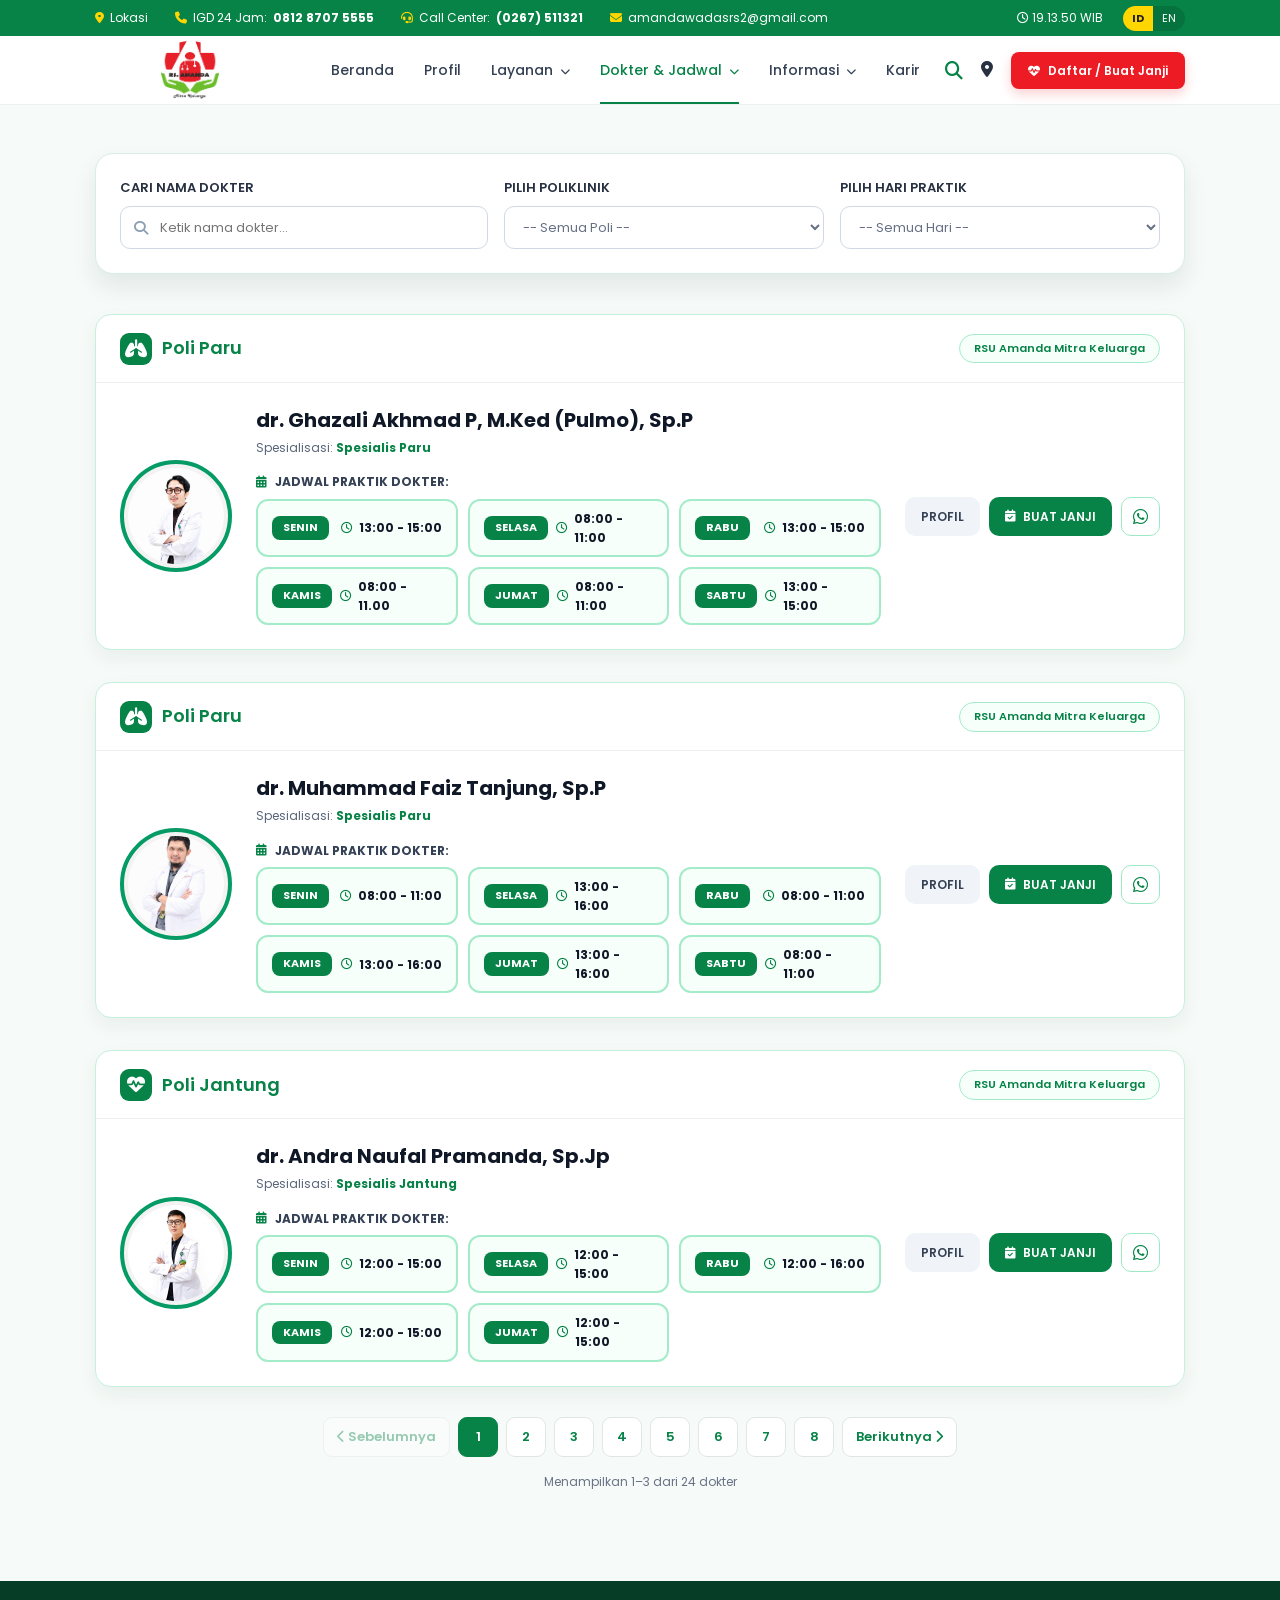
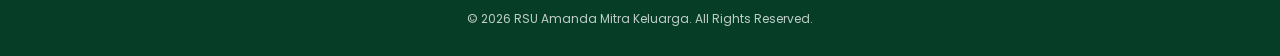
<file: pelayanan.html>
<!doctype html>
<html lang="id">
  <head>
    <meta charset="UTF-8" />
    <meta name="viewport" content="width=device-width, initial-scale=1.0" />

    <meta
      name="description"
      content="Jadwal Dokter RSU Amanda Mitra Keluarga."
    />

    <title>Jadwal Dokter - RSU Amanda Mitra Keluarga</title>
    <link rel="icon" href="images/logo-removebg-preview.png" />

    <!-- GOOGLE FONT -->
    <link
      href="https://fonts.googleapis.com/css2?family=Poppins:wght@300;400;500;600;700&display=swap"
      rel="stylesheet"
    />

    <!-- FONT AWESOME -->
    <link
      rel="stylesheet"
      href="https://cdnjs.cloudflare.com/ajax/libs/font-awesome/6.5.2/css/all.min.css"
    />

    <style>
      * {
        margin: 0;
        padding: 0;
        box-sizing: border-box;
      }

      :root {
        --green: #078347;
        --green-dark: #056b3a;
        --green-light: #eafff4;
        --red: #ed1c24;
        --dark: #172033;
        --text: #273142;
        --gray: #697386;
        --light: #f6faf8;
        --border: #dfe7e3;
        --white: #ffffff;
      }

      html {
        scroll-behavior: smooth;
        scroll-padding-top: 90px;
      }

      body {
        font-family: "Poppins", sans-serif;
        background: var(--light);
        color: var(--text);
        line-height: 1.6;
      }

      a {
        text-decoration: none;
        color: inherit;
      }

      button,
      input,
      select {
        font-family: inherit;
      }

      button {
        -webkit-tap-highlight-color: transparent;
      }

      .container {
        width: min(1090px, 92%);
        margin: auto;
      }

      /* =====================================================
       TOP BAR
    ===================================================== */

      .topbar {
        background: var(--green);
        color: white;
        font-size: 12px;
      }

      .topbar-inner {
        min-height: 36px;
        display: flex;
        align-items: center;
        justify-content: space-between;
        gap: 20px;
      }

      .topbar-left {
        display: flex;
        align-items: center;
        gap: 27px;
      }

      .topbar-left a {
        display: flex;
        align-items: center;
        gap: 6px;
        white-space: nowrap;
      }

      .topbar-left i {
        color: #ffd600;
      }

      .topbar-right {
        display: flex;
        align-items: center;
        gap: 20px;
        white-space: nowrap;
      }

      .language-switch {
        display: flex;
        background: rgba(0, 0, 0, 0.12);
        border-radius: 20px;
        overflow: hidden;
      }

      .language-switch button {
        border: none;
        background: transparent;
        color: white;
        padding: 4px 9px;
        cursor: pointer;
        font-size: 11px;
      }

      .language-switch .active {
        background: #ffd600;
        color: #222;
        font-weight: 700;
      }

      /* =====================================================
       NAVBAR
    ===================================================== */

      .navbar {
        background: white;
        border-bottom: 1px solid #edf0ee;
        position: sticky;
        top: 0;
        z-index: 1000;
      }

      .navbar-inner {
        min-height: 66px;
        display: flex;
        align-items: center;
        justify-content: space-between;
        gap: 25px;
      }

      .brand {
        display: flex;
        align-items: center;
        flex-shrink: 0;
      }

      .brand img {
        width: 190px;
        max-height: 58px;
        object-fit: contain;
      }

      .nav-links {
        display: flex;
        align-items: center;
        gap: 30px;
        margin-left: auto;
      }

      .nav-links > a {
        color: #344054;
        font-size: 14px;
        font-weight: 500;
        padding: 23px 0;
        position: relative;
        white-space: nowrap;
      }

      .nav-links > a:hover,
      .nav-links > a.active {
        color: var(--green);
      }

      .nav-links > a.active::after {
        content: "";
        position: absolute;
        left: 0;
        right: 0;
        bottom: 0;
        height: 2px;
        background: var(--green);
      }

      .nav-links > a i {
        font-size: 10px;
        margin-left: 3px;
      }

      .nav-actions {
        display: flex;
        align-items: center;
        gap: 18px;
      }

      .nav-icon {
        border: none;
        background: none;
        color: var(--green);
        font-size: 18px;
        cursor: pointer;
      }

      .location-icon {
        color: var(--green);
        font-size: 18px;
      }

      .appointment-btn {
        background: #ed1c24;
        color: white;
        padding: 9px 17px;
        border-radius: 8px;
        font-size: 12px;
        font-weight: 600;
        box-shadow: 0 5px 12px rgba(237, 28, 36, 0.2);
        white-space: nowrap;
      }

      .appointment-btn i {
        margin-right: 5px;
      }

      /* =====================================================
       PAGE
    ===================================================== */

      .page {
        padding: 48px 0 80px;
        min-height: 60vh;
      }

      /* =====================================================
       FILTER
    ===================================================== */

      .filter-box {
        background: white;
        border: 1px solid #d8eee3;
        border-radius: 18px;
        padding: 24px;
        box-shadow: 0 12px 25px rgba(25, 60, 45, 0.09);
        margin-bottom: 40px;
      }

      .filter-grid {
        display: grid;
        grid-template-columns: 1.15fr 1fr 1fr;
        gap: 16px;
      }

      .filter-item label {
        display: block;
        color: #273142;
        font-size: 13px;
        font-weight: 600;
        margin-bottom: 7px;
      }

      .input-wrapper {
        position: relative;
      }

      .input-wrapper i {
        position: absolute;
        left: 14px;
        top: 50%;
        transform: translateY(-50%);
        color: #8da0b3;
        font-size: 14px;
        pointer-events: none;
      }

      .filter-item input,
      .filter-item select {
        width: 100%;
        height: 43px;
        border: 1px solid #cfd8e3;
        border-radius: 10px;
        padding: 0 14px;
        outline: none;
        background: white;
        color: #667085;
        font-size: 13px;
      }

      .filter-item input {
        padding-left: 39px;
      }

      .filter-item input:focus,
      .filter-item select:focus {
        border-color: var(--green);
        box-shadow: 0 0 0 3px rgba(7, 131, 71, 0.08);
      }

      /* =====================================================
       DOCTOR CARD
    ===================================================== */

      .doctor-list {
        display: flex;
        flex-direction: column;
        gap: 32px;
      }

      .doctor-card {
        background: white;
        border: 1px solid #c7f0dc;
        border-radius: 16px;
        overflow: hidden;
        box-shadow: 0 8px 20px rgba(25, 60, 45, 0.06);
        animation: cardFadeIn 0.3s ease;
      }

      @keyframes cardFadeIn {
        from {
          opacity: 0;
          transform: translateY(8px);
        }

        to {
          opacity: 1;
          transform: translateY(0);
        }
      }

      .doctor-header {
        min-height: 68px;
        padding: 15px 24px;
        display: flex;
        align-items: center;
        justify-content: space-between;
        gap: 12px;
        border-bottom: 1px solid #edf0ee;
      }

      .poly-name {
        display: flex;
        align-items: center;
        gap: 10px;
        color: var(--green);
        font-size: 18px;
        font-weight: 600;
      }

      .poly-icon {
        width: 32px;
        height: 32px;
        flex-shrink: 0;
        border-radius: 9px;
        background: var(--green);
        color: white;
        display: flex;
        align-items: center;
        justify-content: center;
      }

      .hospital-label {
        border: 1px solid #a4ebc9;
        color: var(--green);
        background: #f6fffa;
        border-radius: 20px;
        padding: 5px 14px;
        font-size: 11px;
        font-weight: 600;
        text-align: center;
      }

      .doctor-body {
        padding: 24px;
        display: grid;
        grid-template-columns: 112px minmax(0, 1fr) auto;
        align-items: center;
        gap: 24px;
      }

      .doctor-photo {
        width: 112px;
        height: 112px;
        border-radius: 50%;
        border: 4px solid #059b65;
        padding: 4px;
        overflow: hidden;
        background: #f3f3f3;
      }

      .doctor-photo img {
        width: 100%;
        height: 100%;
        object-fit: cover;
        border-radius: 50%;
      }

      .doctor-info {
        min-width: 0;
      }

      .doctor-info h2 {
        color: #101828;
        font-size: 20px;
        line-height: 1.35;
        margin-bottom: 4px;
      }

      .specialist {
        font-size: 12px;
        color: #596579;
        margin-bottom: 15px;
      }

      .specialist strong {
        color: var(--green);
      }

      .schedule-title {
        display: flex;
        align-items: center;
        gap: 8px;
        color: #344054;
        font-size: 12px;
        font-weight: 700;
        margin-bottom: 7px;
      }

      .schedule-title i {
        color: var(--green);
      }

      /* =====================================================
       JADWAL PRAKTIK DOKTER
    ===================================================== */

      .schedule-grid {
        display: grid;
        grid-template-columns: repeat(3, minmax(0, 1fr));
        gap: 10px;
        width: 100%;
      }

      .schedule-item {
        min-width: 0;
        min-height: 48px;
        padding: 8px 14px;
        display: flex;
        align-items: center;
        justify-content: space-between;
        gap: 8px;
        border: 2px solid #a4ebc9;
        border-radius: 12px;
        background: #f6fffa;
      }

      .schedule-day {
        display: inline-block;
        padding: 3px 11px;
        border-radius: 8px;
        background: var(--green);
        color: white;
        font-size: 11px;
        font-weight: 700;
        white-space: nowrap;
      }

      .schedule-time {
        display: inline-flex;
        align-items: center;
        justify-content: flex-end;
        gap: 6px;
        color: #101828;
        font-size: 12px;
        font-weight: 700;
      }

      .schedule-time i {
        color: var(--green);
      }

      .schedule-item.schedule-unavailable {
        grid-column: 1 / -1;
        justify-content: flex-start;
        color: #8a5b00;
        background: #fffdf2;
        border-color: #ffd35c;
        font-size: 12px;
      }

      .schedule-status {
        display: inline-flex;
        align-items: center;
        gap: 7px;
        min-width: 0;
        max-width: 100%;
        padding: 6px 13px;
        border: 1px solid #ffd35c;
        border-radius: 9px;
        color: #ed8b00;
        background: #fffdf2;
        font-size: 11px;
        font-weight: 500;
      }

      .schedule-status i {
        font-size: 11px;
        flex-shrink: 0;
      }

      .doctor-actions {
        display: flex;
        align-items: center;
        gap: 9px;
      }

      .btn-profile,
      .btn-appointment {
        height: 39px;
        padding: 0 16px;
        border-radius: 10px;
        border: none;
        font-size: 12px;
        font-weight: 600;
        cursor: pointer;
        display: inline-flex;
        align-items: center;
        justify-content: center;
        gap: 7px;
        white-space: nowrap;
      }

      .btn-profile {
        background: #f0f4f8;
        color: #344054;
      }

      .btn-appointment {
        background: var(--green);
        color: white;
      }

      .btn-whatsapp {
        width: 39px;
        height: 39px;
        flex-shrink: 0;
        border: 1px solid #9de8c5;
        color: var(--green);
        border-radius: 10px;
        display: flex;
        align-items: center;
        justify-content: center;
        font-size: 17px;
      }

      .btn-profile:hover {
        background: #e5ebf0;
      }

      .btn-appointment:hover {
        background: var(--green-dark);
      }

      .btn-whatsapp:hover {
        background: #effff7;
      }

      /* =====================================================
       PAGINATION / SLIDE HALAMAN DOKTER
    ===================================================== */

      .pagination {
        display: flex;
        justify-content: center;
        align-items: center;
        flex-wrap: wrap;
        gap: 8px;
        margin: 30px 0 10px;
      }

      .pagination button {
        min-width: 40px;
        height: 40px;
        padding: 0 13px;
        border: 1px solid #dfe7e3;
        border-radius: 9px;
        background: white;
        color: var(--green);
        font-size: 13px;
        font-weight: 600;
        cursor: pointer;
        transition:
          background 0.2s ease,
          color 0.2s ease,
          border-color 0.2s ease;
      }

      .pagination button:hover:not(:disabled),
      .pagination button.active {
        background: var(--green);
        border-color: var(--green);
        color: white;
      }

      .pagination button:disabled {
        opacity: 0.4;
        cursor: not-allowed;
      }

      .pagination button:focus-visible {
        outline: 3px solid rgba(7, 131, 71, 0.25);
        outline-offset: 2px;
      }

      .page-numbers {
        display: flex;
        justify-content: center;
        flex-wrap: wrap;
        gap: 8px;
      }

      .pagination-info {
        width: 100%;
        margin-top: 7px;
        color: var(--gray);
        text-align: center;
        font-size: 12px;
      }

      /* =====================================================
       EMPTY RESULT
    ===================================================== */

      .empty-result {
        display: none;
        text-align: center;
        padding: 45px 20px;
        background: white;
        border-radius: 16px;
        border: 1px solid var(--border);
        color: var(--gray);
      }

      .empty-result i {
        display: block;
        font-size: 35px;
        color: #aab4c0;
        margin-bottom: 10px;
      }

      /* =====================================================
       FOOTER
    ===================================================== */

      footer {
        background: #063d27;
        color: white;
        padding: 28px 0;
        text-align: center;
      }

      footer p {
        font-size: 12px;
        color: rgba(255, 255, 255, 0.75);
      }

      /* =====================================================
       RESPONSIVE
    ===================================================== */

      @media (max-width: 1100px) {
        .nav-links {
          gap: 17px;
        }

        .nav-actions {
          gap: 10px;
        }

        .appointment-btn {
          padding: 8px 11px;
        }

        .doctor-body {
          grid-template-columns: 100px minmax(0, 1fr);
          gap: 20px;
        }

        .doctor-photo {
          width: 100px;
          height: 100px;
        }

        .doctor-actions {
          grid-column: 2;
          flex-wrap: wrap;
        }
      }

      @media (max-width: 900px) {
        .topbar-left {
          gap: 12px;
        }

        .topbar-left a:nth-child(4) {
          display: none;
        }

        .nav-links {
          display: none;
        }

        .filter-grid {
          grid-template-columns: 1fr;
        }

        .doctor-body {
          grid-template-columns: 100px minmax(0, 1fr);
        }

        .doctor-actions {
          grid-column: 2;
        }
      }

      @media (max-width: 600px) {
        .topbar {
          display: none;
        }

        .navbar-inner {
          min-height: 65px;
        }

        .brand img {
          width: 150px;
        }

        .nav-actions {
          gap: 8px;
        }

        .location-icon,
        .nav-icon {
          display: none;
        }

        .appointment-btn {
          font-size: 10px;
          padding: 8px 9px;
        }

        .page {
          padding: 25px 0 50px;
        }

        .filter-box {
          padding: 16px;
          border-radius: 14px;
          margin-bottom: 25px;
        }

        .doctor-list {
          gap: 20px;
        }

        .doctor-header {
          padding: 13px 15px;
        }

        .poly-name {
          font-size: 15px;
          gap: 8px;
        }

        .poly-icon {
          width: 29px;
          height: 29px;
        }

        .hospital-label {
          font-size: 9px;
          padding: 4px 8px;
        }

        .doctor-body {
          grid-template-columns: 80px minmax(0, 1fr);
          padding: 18px 15px;
          gap: 15px;
        }

        .doctor-photo {
          width: 80px;
          height: 80px;
          border-width: 3px;
        }

        .doctor-info h2 {
          font-size: 15px;
        }

        .specialist {
          font-size: 10px;
          margin-bottom: 10px;
        }

        .schedule-title {
          font-size: 10px;
        }

        .schedule-status {
          width: 100%;
          font-size: 9px;
          padding: 6px 8px;
        }

        .doctor-actions {
          grid-column: 1 / -1;
          width: 100%;
          gap: 7px;
        }

        .btn-profile,
        .btn-appointment {
          flex: 1;
          height: 37px;
          padding: 0 8px;
          font-size: 10px;
        }

        .btn-whatsapp {
          flex: 0 0 37px;
          width: 37px;
          height: 37px;
        }

        .pagination {
          gap: 6px;
          margin-top: 22px;
        }

        .pagination button {
          min-width: 35px;
          height: 36px;
          padding: 0 10px;
          font-size: 12px;
        }

        .page-numbers {
          gap: 5px;
        }

        .pagination-info {
          font-size: 11px;
        }

        footer {
          padding: 22px 0;
        }
      }

      @media (max-width: 900px) {
        .schedule-grid {
          grid-template-columns: repeat(2, minmax(0, 1fr));
        }
      }

      @media (max-width: 600px) {
        .schedule-grid {
          grid-template-columns: 1fr;
          gap: 7px;
        }

        .schedule-item {
          min-height: 44px;
          padding: 7px 10px;
        }

        .schedule-day {
          font-size: 9px;
          padding: 3px 7px;
        }

        .schedule-time {
          font-size: 10px;
        }
      }

      /* MODAL BUAT JANJI DAN KALENDER */
      .appointment-modal {
        display: none;
        position: fixed;
        inset: 0;
        z-index: 3000;
        background: rgba(15, 23, 42, 0.6);
        padding: 20px;
        align-items: center;
        justify-content: center;
      }
      .appointment-modal.is-open {
        display: flex;
      }
      .appointment-dialog {
        width: min(460px, 100%);
        background: #fff;
        border-radius: 18px;
        padding: 26px;
        box-shadow: 0 20px 60px rgba(0, 0, 0, 0.25);
        position: relative;
      }
      .appointment-dialog h2 {
        color: var(--green);
        font-size: 21px;
        margin: 0 35px 6px 0;
      }
      .appointment-dialog p {
        color: var(--gray);
        font-size: 13px;
        margin-bottom: 18px;
      }
      .appointment-close {
        position: absolute;
        top: 14px;
        right: 16px;
        border: 0;
        background: transparent;
        font-size: 25px;
        color: var(--gray);
        cursor: pointer;
      }
      .appointment-field {
        margin: 14px 0;
      }
      .appointment-field label {
        display: block;
        font-size: 13px;
        font-weight: 600;
        margin-bottom: 6px;
      }
      .appointment-field input,
      .appointment-field select {
        width: 100%;
        min-height: 44px;
        border: 1px solid #cfd8e3;
        border-radius: 10px;
        padding: 9px 12px;
        background: #fff;
        color: var(--text);
        font: inherit;
      }
      .appointment-submit {
        width: 100%;
        min-height: 45px;
        margin-top: 8px;
        border: 0;
        border-radius: 10px;
        background: var(--green);
        color: #fff;
        font: inherit;
        font-weight: 600;
        cursor: pointer;
      }
      .appointment-submit:hover {
        background: var(--green-dark);
      }
      body.modal-open {
        overflow: hidden;
      }

      @media (prefers-reduced-motion: reduce) {
        *,
        *::before,
        *::after {
          scroll-behavior: auto !important;
          animation-duration: 0.01ms !important;
          transition-duration: 0.01ms !important;
        }
      }
    </style>
  </head>

  <body>
    <!-- =====================================================
       TOP BAR
  ====================================================== -->

    <div class="topbar">
      <div class="container topbar-inner">
        <div class="topbar-left">
          <a
            href="https://www.google.com/maps/search/?api=1&query=RSU+Amanda+Mitra+Keluarga+Karawang"
            target="_blank"
            rel="noopener noreferrer"
          >
            <i class="fa-solid fa-location-dot"></i> Lokasi
          </a>

          <a href="tel:+6281287075555">
            <i class="fa-solid fa-phone"></i>
            IGD 24 Jam:
            <strong>0812 8707 5555</strong>
          </a>

          <a href="tel:+6282280749999">
            <i class="fa-solid fa-headset"></i>
            Call Center:
            <strong>(0267) 511321</strong>
          </a>

          <a href="mailto:amandawadasrs2@gmail.com">
            <i class="fa-solid fa-envelope"></i>
            amandawadasrs2@gmail.com
          </a>
        </div>

        <div class="topbar-right">
          <span>
            <i class="fa-regular fa-clock"></i>
            <span id="currentTime">00.00.00 WIB</span>
          </span>

          <div class="language-switch">
            <button type="button" class="active">ID</button>
            <button type="button">EN</button>
          </div>
        </div>
      </div>
    </div>

    <!-- =====================================================
       NAVBAR
  ====================================================== -->

    <header class="navbar">
      <div class="container navbar-inner">
        <a href="index.html" class="brand">
          <img
            src="images/logo-removebg-preview.png"
            alt="Rumah Sakit Umum Amanda Mitra Keluarga"
          />
        </a>

        <nav class="nav-links">
          <a href="index.html">Beranda</a>
          <a href="index.html#about">Profil</a>

          <a href="index.html#services">
            Layanan
            <i class="fa-solid fa-chevron-down"></i>
          </a>

          <a href="pelayanan.html" class="active">
            Dokter &amp; Jadwal
            <i class="fa-solid fa-chevron-down"></i>
          </a>

          <a href="index.html#contact">
            Informasi
            <i class="fa-solid fa-chevron-down"></i>
          </a>

          <a href="#">Karir</a>
        </nav>

        <div class="nav-actions">
          <button
            type="button"
            class="nav-icon"
            aria-label="Cari"
            onclick="document.getElementById('searchDoctor').focus()"
          >
            <i class="fa-solid fa-magnifying-glass"></i>
          </button>

          <a
            href="https://www.google.com/maps/search/?api=1&query=-6.2839993%2C107.4573344"
            class="nav-location"
            aria-label="Lokasi RSU Amanda Mitra Keluarga"
            target="_blank"
            rel="noopener noreferrer"
            title="Lihat lokasi rumah sakit di Google Maps"
          >
            <i class="fa-solid fa-location-dot"></i>
          </a>

          <a href="index.html#contact" class="appointment-btn">
            <i class="fa-solid fa-heart-pulse"></i>
            Daftar / Buat Janji
          </a>
        </div>
      </div>
    </header>

    <!-- =====================================================
       MAIN
  ====================================================== -->

    <main class="page">
      <div class="container">
        <!-- FILTER -->

        <section class="filter-box" aria-label="Filter dokter">
          <div class="filter-grid">
            <!-- CARI DOKTER -->

            <div class="filter-item">
              <label for="searchDoctor">CARI NAMA DOKTER</label>

              <div class="input-wrapper">
                <i class="fa-solid fa-magnifying-glass"></i>

                <input
                  type="text"
                  id="searchDoctor"
                  placeholder="Ketik nama dokter..."
                  autocomplete="off"
                />
              </div>
            </div>

            <!-- POLIKLINIK -->

            <div class="filter-item">
              <label for="polyFilter">PILIH POLIKLINIK</label>

              <select id="polyFilter">
                <option value="">-- Semua Poli --</option>
                <option value="paru">Poli Paru</option>
                <option value="penyakit-dalam">Poli Penyakit Dalam</option>
                <option value="kulit-kelamin">Poli Kulit dan Kelamin</option>
                <option value="radiologi">Radiologi</option>
                <option value="anak">Poli Anak</option>
                <option value="bedah">Poli Bedah</option>
                <option value="tht">Poli THT</option>
                <option value="kandungan">Poli Kandungan</option>
                <option value="jantung">Poli Jantung</option>
                <option value="saraf">Poli Saraf</option>
                <option value="orthopedi">Orthopedi</option>
                <option value="gigi">Poli Gigi</option>
                <option value="rehabilitasi">
                  Kedokteran Fisik & Rehabilitasi Medik
                </option>
              </select>
            </div>

            <!-- HARI -->

            <div class="filter-item">
              <label for="dayFilter">PILIH HARI PRAKTIK</label>

              <select id="dayFilter">
                <option value="">-- Semua Hari --</option>
                <option value="senin">Senin</option>
                <option value="selasa">Selasa</option>
                <option value="rabu">Rabu</option>
                <option value="kamis">Kamis</option>
                <option value="jumat">Jumat</option>
                <option value="sabtu">Sabtu</option>
              </select>
            </div>
          </div>
        </section>

        <!-- =================================================
           DOCTOR LIST
      ================================================== -->

        <section class="doctor-list" id="doctorList" aria-label="Daftar dokter">
          <!-- DOKTER 1 -->

          <article
            class="doctor-card"
            data-name="dr. Ghazali Akhmad P, M.Ked (Pulmo), Sp.P"
            data-poly="paru"
            data-day="senin"
          >
            <div class="doctor-header">
              <div class="poly-name">
                <span class="poly-icon">
                  <i class="fa-solid fa-lungs"></i>
                </span>
                Poli Paru
              </div>

              <span class="hospital-label">RSU Amanda Mitra Keluarga</span>
            </div>

            <div class="doctor-body">
              <div class="doctor-photo">
                <img
                  src="images/dokter/dr.Ghazali.png"
                  alt="dr. Ghazali Akhmad"
                  onerror="
                    this.onerror = null;
                    this.src = 'images/dokter/default.jpg';
                  "
                />
              </div>

              <div class="doctor-info">
                <h2>dr. Ghazali Akhmad P, M.Ked (Pulmo), Sp.P</h2>

                <p class="specialist">
                  Spesialisasi:
                  <strong>Spesialis Paru</strong>
                </p>

                <div class="schedule-title">
                  <i class="fa-solid fa-calendar-days"></i>
                  JADWAL PRAKTIK DOKTER:
                </div>

                <div class="schedule-grid">
                  <div class="schedule-item">
                    <span class="schedule-day">SENIN</span
                    ><span class="schedule-time"
                      ><i class="fa-regular fa-clock"></i>13:00 - 15:00</span
                    >
                  </div>
                  <div class="schedule-item">
                    <span class="schedule-day">SELASA</span
                    ><span class="schedule-time"
                      ><i class="fa-regular fa-clock"></i>08:00 - 11:00</span
                    >
                  </div>
                  <div class="schedule-item">
                    <span class="schedule-day">RABU</span
                    ><span class="schedule-time"
                      ><i class="fa-regular fa-clock"></i>13:00 - 15:00</span
                    >
                  </div>
                  <div class="schedule-item">
                    <span class="schedule-day">KAMIS</span
                    ><span class="schedule-time"
                      ><i class="fa-regular fa-clock"></i>08:00 - 11.00</span
                    >
                  </div>
                  <div class="schedule-item">
                    <span class="schedule-day">JUMAT</span
                    ><span class="schedule-time"
                      ><i class="fa-regular fa-clock"></i>08:00 - 11:00</span
                    >
                  </div>
                  <div class="schedule-item">
                    <span class="schedule-day">SABTU</span
                    ><span class="schedule-time"
                      ><i class="fa-regular fa-clock"></i>13:00 - 15:00</span
                    >
                  </div>
                </div>
              </div>

              <div class="doctor-actions">
                <a href="#" class="btn-profile">PROFIL</a>

                <a href="index.html#contact" class="btn-appointment">
                  <i class="fa-solid fa-calendar-check"></i>
                  BUAT JANJI
                </a>

                <a
                  href="https://wa.me/6281317277229"
                  target="_blank"
                  rel="noopener noreferrer"
                  class="btn-whatsapp"
                  aria-label="WhatsApp"
                >
                  <i class="fa-brands fa-whatsapp"></i>
                </a>
              </div>
            </div>
          </article>

          <!-- DOKTER 2 -->

          <article
            class="doctor-card"
            data-name="dr. Muhammad Faiz Tanjung, Sp.P"
            data-poly="paru"
            data-day="selasa"
          >
            <div class="doctor-header">
              <div class="poly-name">
                <span class="poly-icon">
                  <i class="fa-solid fa-lungs"></i>
                </span>
                Poli Paru
              </div>

              <span class="hospital-label">RSU Amanda Mitra Keluarga</span>
            </div>

            <div class="doctor-body">
              <div class="doctor-photo">
                <img
                  src="images/dokter/dr.Faiz.png"
                  alt="dr. Muhammad Faiz Tanjung"
                  onerror="
                    this.onerror = null;
                    this.src = 'images/dokter/default.jpg';
                  "
                />
              </div>

              <div class="doctor-info">
                <h2>dr. Muhammad Faiz Tanjung, Sp.P</h2>

                <p class="specialist">
                  Spesialisasi:
                  <strong>Spesialis Paru</strong>
                </p>

                <div class="schedule-title">
                  <i class="fa-solid fa-calendar-days"></i>
                  JADWAL PRAKTIK DOKTER:
                </div>

                <div class="schedule-grid">
                  <div class="schedule-item">
                    <span class="schedule-day">SENIN</span
                    ><span class="schedule-time"
                      ><i class="fa-regular fa-clock"></i>08:00 - 11:00</span
                    >
                  </div>
                  <div class="schedule-item">
                    <span class="schedule-day">SELASA</span
                    ><span class="schedule-time"
                      ><i class="fa-regular fa-clock"></i>13:00 - 16:00</span
                    >
                  </div>
                  <div class="schedule-item">
                    <span class="schedule-day">RABU</span
                    ><span class="schedule-time"
                      ><i class="fa-regular fa-clock"></i>08:00 - 11:00</span
                    >
                  </div>
                  <div class="schedule-item">
                    <span class="schedule-day">KAMIS</span
                    ><span class="schedule-time"
                      ><i class="fa-regular fa-clock"></i>13:00 - 16:00</span
                    >
                  </div>
                  <div class="schedule-item">
                    <span class="schedule-day">JUMAT</span
                    ><span class="schedule-time"
                      ><i class="fa-regular fa-clock"></i>13:00 - 16:00</span
                    >
                  </div>
                  <div class="schedule-item">
                    <span class="schedule-day">SABTU</span
                    ><span class="schedule-time"
                      ><i class="fa-regular fa-clock"></i>08:00 - 11:00</span
                    >
                  </div>
                </div>
              </div>

              <div class="doctor-actions">
                <a href="#" class="btn-profile">PROFIL</a>

                <a href="index.html#contact" class="btn-appointment">
                  <i class="fa-solid fa-calendar-check"></i>
                  BUAT JANJI
                </a>

                <a
                  href="https://wa.me/6281317277229"
                  target="_blank"
                  rel="noopener noreferrer"
                  class="btn-whatsapp"
                  aria-label="WhatsApp"
                >
                  <i class="fa-brands fa-whatsapp"></i>
                </a>
              </div>
            </div>
          </article>

          <!-- DOKTER 3 -->

          <article
            class="doctor-card"
            data-name="dr. Andra Naufal Pramanda, Sp.Jp"
            data-poly="jantung"
            data-day="rabu"
          >
            <div class="doctor-header">
              <div class="poly-name">
                <span class="poly-icon">
                  <i class="fa-solid fa-heart-pulse"></i>
                </span>
                Poli Jantung
              </div>

              <span class="hospital-label">RSU Amanda Mitra Keluarga</span>
            </div>

            <div class="doctor-body">
              <div class="doctor-photo">
                <img
                  src="images/dokter/dr.Andra.jpg"
                  alt="dr. Andra Naufal Pramanda"
                  onerror="
                    this.onerror = null;
                    this.src = 'images/dokter/default.jpg';
                  "
                />
              </div>

              <div class="doctor-info">
                <h2>dr. Andra Naufal Pramanda, Sp.Jp</h2>

                <p class="specialist">
                  Spesialisasi:
                  <strong>Spesialis Jantung</strong>
                </p>

                <div class="schedule-title">
                  <i class="fa-solid fa-calendar-days"></i>
                  JADWAL PRAKTIK DOKTER:
                </div>

                <div class="schedule-grid">
                  <div class="schedule-item">
                    <span class="schedule-day">SENIN</span
                    ><span class="schedule-time"
                      ><i class="fa-regular fa-clock"></i>12:00 - 15:00</span
                    >
                  </div>
                  <div class="schedule-item">
                    <span class="schedule-day">SELASA</span
                    ><span class="schedule-time"
                      ><i class="fa-regular fa-clock"></i>12:00 - 15:00</span
                    >
                  </div>
                  <div class="schedule-item">
                    <span class="schedule-day">RABU</span
                    ><span class="schedule-time"
                      ><i class="fa-regular fa-clock"></i>12:00 - 16:00</span
                    >
                  </div>
                  <div class="schedule-item">
                    <span class="schedule-day">KAMIS</span
                    ><span class="schedule-time"
                      ><i class="fa-regular fa-clock"></i>12:00 - 15:00</span
                    >
                  </div>
                  <div class="schedule-item">
                    <span class="schedule-day">JUMAT</span
                    ><span class="schedule-time"
                      ><i class="fa-regular fa-clock"></i>12:00 - 15:00</span
                    >
                  </div>
                </div>
              </div>

              <div class="doctor-actions">
                <a href="#" class="btn-profile">PROFIL</a>

                <a href="index.html#contact" class="btn-appointment">
                  <i class="fa-solid fa-calendar-check"></i>
                  BUAT JANJI
                </a>

                <a
                  href="https://wa.me/6281317277229"
                  target="_blank"
                  rel="noopener noreferrer"
                  class="btn-whatsapp"
                  aria-label="WhatsApp"
                >
                  <i class="fa-brands fa-whatsapp"></i>
                </a>
              </div>
            </div>
          </article>

          <!-- DOKTER 4 -->

          <article
            class="doctor-card"
            data-name="dr. Agi Budinuransyah, Sp.B-ET, FINACS"
            data-poly="bedah"
            data-day="senin"
          >
            <div class="doctor-header">
              <div class="poly-name">
                <span class="poly-icon">
                  <i class="fa-solid fa-user-doctor"></i>
                </span>
                Poli Bedah
              </div>

              <span class="hospital-label">RSU Amanda Mitra Keluarga</span>
            </div>

            <div class="doctor-body">
              <div class="doctor-photo">
                <img
                  src="images/dokter/dr. Agi.jpg"
                  alt="dr. Agi Budinuransyah"
                  onerror="
                    this.onerror = null;
                    this.src = 'images/dokter/default.jpg';
                  "
                />
              </div>

              <div class="doctor-info">
                <h2>dr. Agi Budinuransyah, Sp.B-ET, FINACS</h2>

                <p class="specialist">
                  Spesialisasi:
                  <strong>Spesialis Bedah</strong>
                </p>

                <div class="schedule-title">
                  <i class="fa-solid fa-calendar-days"></i>
                  JADWAL PRAKTIK DOKTER:
                </div>

                <div class="schedule-grid">
                  <div class="schedule-item">
                    <span class="schedule-day">SENIN</span
                    ><span class="schedule-time"
                      ><i class="fa-regular fa-clock"></i>17:00 - 20:00</span
                    >
                  </div>
                  <div class="schedule-item">
                    <span class="schedule-day">SELASA</span
                    ><span class="schedule-time"
                      ><i class="fa-regular fa-clock"></i>13:00 - 16:00</span
                    >
                  </div>
                  <div class="schedule-item">
                    <span class="schedule-day">RABU</span
                    ><span class="schedule-time"
                      ><i class="fa-regular fa-clock"></i>17:00 - 20:00</span
                    >
                  </div>
                  <div class="schedule-item">
                    <span class="schedule-day">KAMIS</span
                    ><span class="schedule-time"
                      ><i class="fa-regular fa-clock"></i>13:00 - 16:00</span
                    >
                  </div>
                  <div class="schedule-item">
                    <span class="schedule-day">JUMAT</span
                    ><span class="schedule-time"
                      ><i class="fa-regular fa-clock"></i>17:00 - 20:00</span
                    >
                  </div>
                  <div class="schedule-item">
                    <span class="schedule-day">SABTU</span
                    ><span class="schedule-time"
                      ><i class="fa-regular fa-clock"></i>08:00 - 11:00</span
                    >
                  </div>
                </div>
              </div>

              <div class="doctor-actions">
                <a href="#" class="btn-profile">PROFIL</a>

                <a href="index.html#contact" class="btn-appointment">
                  <i class="fa-solid fa-calendar-check"></i>
                  BUAT JANJI
                </a>

                <a
                  href="https://wa.me/6281317277229"
                  target="_blank"
                  rel="noopener noreferrer"
                  class="btn-whatsapp"
                  aria-label="WhatsApp"
                >
                  <i class="fa-brands fa-whatsapp"></i>
                </a>
              </div>
            </div>
          </article>

          <!-- DOKTER 5 -->

          <article
            class="doctor-card"
            data-name="dr. Ferdi Stefiyan, Sp.B-ET, FINACS"
            data-poly="bedah"
            data-day="senin"
          >
            <div class="doctor-header">
              <div class="poly-name">
                <span class="poly-icon">
                  <i class="fa-solid fa-user-doctor"></i>
                </span>
                Poli Bedah
              </div>

              <span class="hospital-label">RSU Amanda Mitra Keluarga</span>
            </div>

            <div class="doctor-body">
              <div class="doctor-photo">
                <img
                  src="images/dokter/dr.Ferdi.png"
                  alt="dr. Ferdi Stefiyan"
                  onerror="
                    this.onerror = null;
                    this.src = 'images/dokter/default.jpg';
                  "
                />
              </div>

              <div class="doctor-info">
                <h2>dr. Ferdi Stefiyan, Sp.B-ET, FINACS</h2>

                <p class="specialist">
                  Spesialisasi:
                  <strong>Spesialis Bedah</strong>
                </p>

                <div class="schedule-title">
                  <i class="fa-solid fa-calendar-days"></i>
                  JADWAL PRAKTIK DOKTER:
                </div>

                <div class="schedule-grid">
                  <div class="schedule-item">
                    <span class="schedule-day">SENIN</span
                    ><span class="schedule-time"
                      ><i class="fa-regular fa-clock"></i>12:00 - 15:00</span
                    >
                  </div>
                  <div class="schedule-item">
                    <span class="schedule-day">SELASA</span
                    ><span class="schedule-time"
                      ><i class="fa-regular fa-clock"></i>08:00 - 11:00</span
                    >
                  </div>
                  <div class="schedule-item">
                    <span class="schedule-day">RABU</span
                    ><span class="schedule-time"
                      ><i class="fa-regular fa-clock"></i>12:00 - 15:00</span
                    >
                  </div>
                  <div class="schedule-item">
                    <span class="schedule-day">KAMIS</span
                    ><span class="schedule-time"
                      ><i class="fa-regular fa-clock"></i>08:00 - 11:00</span
                    >
                  </div>
                  <div class="schedule-item">
                    <span class="schedule-day">JUMAT</span
                    ><span class="schedule-time"
                      ><i class="fa-regular fa-clock"></i>12:00 - 15:00</span
                    >
                  </div>
                  <div class="schedule-item">
                    <span class="schedule-day">SABTU</span
                    ><span class="schedule-time"
                      ><i class="fa-regular fa-clock"></i>12:00 - 16:00</span
                    >
                  </div>
                </div>
              </div>

              <div class="doctor-actions">
                <a href="#" class="btn-profile">PROFIL</a>

                <a href="index.html#contact" class="btn-appointment">
                  <i class="fa-solid fa-calendar-check"></i>
                  BUAT JANJI
                </a>

                <a
                  href="https://wa.me/6281317277229"
                  target="_blank"
                  rel="noopener noreferrer"
                  class="btn-whatsapp"
                  aria-label="WhatsApp"
                >
                  <i class="fa-brands fa-whatsapp"></i>
                </a>
              </div>
            </div>
          </article>

          <!-- DOKTER 6 -->

          <article
            class="doctor-card"
            data-name="dr. Ahmad Jazmi Basyiruddin, Sp.PD "
            data-poly="penyakit-dalam"
            data-day="senin"
          >
            <div class="doctor-header">
              <div class="poly-name">
                <span class="poly-icon">
                  <i class="fa-solid fa-lungs"></i>
                </span>
                Poli Penyakit Dalam
              </div>

              <span class="hospital-label">RSU Amanda Mitra Keluarga</span>
            </div>

            <div class="doctor-body">
              <div class="doctor-photo">
                <img
                  src="images/dokter/dr.Ahmad Jazmi.png"
                  alt="dr. Ahmad Jazmi Basyiruddin, Sp.PD"
                  onerror="
                    this.onerror = null;
                    this.src = 'images/dokter/default.jpg';
                  "
                />
              </div>

              <div class="doctor-info">
                <h2>dr. Ahmad Jazmi Basyiruddin, Sp.PD</h2>

                <p class="specialist">
                  Spesialisasi:
                  <strong>Spesialis Penyakit Dalam</strong>
                </p>

                <div class="schedule-title">
                  <i class="fa-solid fa-calendar-days"></i>
                  JADWAL PRAKTIK DOKTER:
                </div>

                <div class="schedule-grid">
                  <div class="schedule-item">
                    <span class="schedule-day">SENIN</span
                    ><span class="schedule-time"
                      ><i class="fa-regular fa-clock"></i>08:00 - 12:00</span
                    >
                  </div>
                  <div class="schedule-item">
                    <span class="schedule-day">SELASA</span
                    ><span class="schedule-time"
                      ><i class="fa-regular fa-clock"></i>08:00 - 12:00</span
                    >
                  </div>
                  <div class="schedule-item">
                    <span class="schedule-day">RABU</span
                    ><span class="schedule-time"
                      ><i class="fa-regular fa-clock"></i>08:00 - 12:00</span
                    >
                  </div>
                  <div class="schedule-item">
                    <span class="schedule-day">KAMIS</span
                    ><span class="schedule-time"
                      ><i class="fa-regular fa-clock"></i>08:00 - 12:00</span
                    >
                  </div>
                  <div class="schedule-item">
                    <span class="schedule-day">JUMAT</span
                    ><span class="schedule-time"
                      ><i class="fa-regular fa-clock"></i>08:00 - 12:00</span
                    >
                  </div>
                  <div class="schedule-item">
                    <span class="schedule-day">SABTU</span
                    ><span class="schedule-time"
                      ><i class="fa-regular fa-clock"></i>08:00 - 12:00</span
                    >
                  </div>
                </div>
              </div>

              <div class="doctor-actions">
                <a href="#" class="btn-profile">PROFIL</a>

                <a href="index.html#contact" class="btn-appointment">
                  <i class="fa-solid fa-calendar-check"></i>
                  BUAT JANJI
                </a>

                <a
                  href="https://wa.me/6281317277229"
                  target="_blank"
                  rel="noopener noreferrer"
                  class="btn-whatsapp"
                  aria-label="WhatsApp"
                >
                  <i class="fa-brands fa-whatsapp"></i>
                </a>
              </div>
            </div>
          </article>

          <!-- DOKTER 7 -->

          <article
            class="doctor-card"
            data-name="dr. Cecep Suryani Sobur Sp.PD"
            data-poly="penyakit-dalam"
            data-day="senin"
          >
            <div class="doctor-header">
              <div class="poly-name">
                <span class="poly-icon">
                  <i class="fa-solid fa-lungs"></i>
                </span>
                Poli Penyakit Dalam
              </div>

              <span class="hospital-label">RSU Amanda Mitra Keluarga</span>
            </div>

            <div class="doctor-body">
              <div class="doctor-photo">
                <img
                  src="images/dokter/dr.Cecep.png"
                  alt="dr. Cecep Suryani Sobur Sp.PD"
                  onerror="
                    this.onerror = null;
                    this.src = 'images/dokter/default.jpg';
                  "
                />
              </div>

              <div class="doctor-info">
                <h2>dr. Cecep Suryani Sobur Sp.PD</h2>

                <p class="specialist">
                  Spesialisasi:
                  <strong>Spesialis Penyakit Dalam</strong>
                </p>

                <div class="schedule-title">
                  <i class="fa-solid fa-calendar-days"></i>
                  JADWAL PRAKTIK DOKTER:
                </div>

                <div class="schedule-grid">
                  <div class="schedule-item">
                    <span class="schedule-day">SENIN</span
                    ><span class="schedule-time"
                      ><i class="fa-regular fa-clock"></i>13:00 - 16:00</span
                    >
                  </div>
                  <div class="schedule-item">
                    <span class="schedule-day">SELASA</span
                    ><span class="schedule-time"
                      ><i class="fa-regular fa-clock"></i>13:00 - 16:00</span
                    >
                  </div>
                  <div class="schedule-item">
                    <span class="schedule-day">RABU</span
                    ><span class="schedule-time"
                      ><i class="fa-regular fa-clock"></i>13:00 - 16:00</span
                    >
                  </div>
                  <div class="schedule-item">
                    <span class="schedule-day">KAMIS</span
                    ><span class="schedule-time"
                      ><i class="fa-regular fa-clock"></i>13:00 - 16:00</span
                    >
                  </div>
                  <div class="schedule-item">
                    <span class="schedule-day">JUMAT</span
                    ><span class="schedule-time"
                      ><i class="fa-regular fa-clock"></i>14:30 - 16:30</span
                    >
                  </div>
                </div>
              </div>

              <div class="doctor-actions">
                <a href="#" class="btn-profile">PROFIL</a>

                <a href="index.html#contact" class="btn-appointment">
                  <i class="fa-solid fa-calendar-check"></i>
                  BUAT JANJI
                </a>

                <a
                  href="https://wa.me/6281317277229"
                  target="_blank"
                  rel="noopener noreferrer"
                  class="btn-whatsapp"
                  aria-label="WhatsApp"
                >
                  <i class="fa-brands fa-whatsapp"></i>
                </a>
              </div>
            </div>
          </article>

          <!-- DOKTER 8 -->

          <article
            class="doctor-card"
            data-name="dr. Hadiyat Mahdi, Sp.PD "
            data-poly="penyakit-dalam"
            data-day="senin"
          >
            <div class="doctor-header">
              <div class="poly-name">
                <span class="poly-icon">
                  <i class="fa-solid fa-lungs"></i>
                </span>
                Poli Penyakit Dalam
              </div>

              <span class="hospital-label">RSU Amanda Mitra Keluarga</span>
            </div>

            <div class="doctor-body">
              <div class="doctor-photo">
                <img
                  src="images/dokter/dr.Yaya.jpg"
                  alt="dr. Hadiyat Mahdi, Sp.PD "
                  onerror="
                    this.onerror = null;
                    this.src = 'images/dokter/default.jpg';
                  "
                />
              </div>

              <div class="doctor-info">
                <h2>dr. Hadiyat Mahdi, Sp.PD</h2>

                <p class="specialist">
                  Spesialisasi:
                  <strong>Spesialis Penyakit Dalam</strong>
                </p>

                <div class="schedule-title">
                  <i class="fa-solid fa-calendar-days"></i>
                  JADWAL PRAKTIK DOKTER:
                </div>

                <div class="schedule-grid">
                  <div class="schedule-item">
                    <span class="schedule-day">SELASA</span
                    ><span class="schedule-time"
                      ><i class="fa-regular fa-clock"></i>17:00 - 20:00</span
                    >
                  </div>
                  <div class="schedule-item">
                    <span class="schedule-day">RABU</span
                    ><span class="schedule-time"
                      ><i class="fa-regular fa-clock"></i>16:00 - 19:00</span
                    >
                  </div>
                  <div class="schedule-item">
                    <span class="schedule-day">KAMIS</span
                    ><span class="schedule-time"
                      ><i class="fa-regular fa-clock"></i>17:00 - 20:00</span
                    >
                  </div>
                </div>
              </div>

              <div class="doctor-actions">
                <a href="#" class="btn-profile">PROFIL</a>

                <a href="index.html#contact" class="btn-appointment">
                  <i class="fa-solid fa-calendar-check"></i>
                  BUAT JANJI
                </a>

                <a
                  href="https://wa.me/6281317277229"
                  target="_blank"
                  rel="noopener noreferrer"
                  class="btn-whatsapp"
                  aria-label="WhatsApp"
                >
                  <i class="fa-brands fa-whatsapp"></i>
                </a>
              </div>
            </div>
          </article>

          <!-- DOKTER 9 -->

          <article
            class="doctor-card"
            data-name="dr. Sugih Primas Adjie, Sp.KK"
            data-poly="kulit-kelamin"
            data-day="senin"
          >
            <div class="doctor-header">
              <div class="poly-name">
                <span class="poly-icon">
                  <i class="fa-solid fa-lungs"></i>
                </span>
                Poli Kulit dan Kelamin
              </div>

              <span class="hospital-label">RSU Amanda Mitra Keluarga</span>
            </div>

            <div class="doctor-body">
              <div class="doctor-photo">
                <img
                  src="images/dokter/dr.Sugih.png"
                  alt="dr. Sugih Primas Adjie, Sp.KK"
                  onerror="
                    this.onerror = null;
                    this.src = 'images/dokter/default.jpg';
                  "
                />
              </div>

              <div class="doctor-info">
                <h2>dr. Sugih Primas Adjie, Sp.KK</h2>

                <p class="specialist">
                  Spesialisasi:
                  <strong>Spesialis Kulit dan Kelamin</strong>
                </p>

                <div class="schedule-title">
                  <i class="fa-solid fa-calendar-days"></i>
                  JADWAL PRAKTIK DOKTER:
                </div>

                <div class="schedule-grid">
                  <div class="schedule-item">
                    <span class="schedule-day">SENIN</span
                    ><span class="schedule-time"
                      ><i class="fa-regular fa-clock"></i>08:00 - 11:00</span
                    >
                  </div>
                  <div class="schedule-item">
                    <span class="schedule-day">SELASA</span
                    ><span class="schedule-time"
                      ><i class="fa-regular fa-clock"></i>08:00 - 11:00</span
                    >
                  </div>
                  <div class="schedule-item">
                    <span class="schedule-day">RABU</span
                    ><span class="schedule-time"
                      ><i class="fa-regular fa-clock"></i>08:00 - 11:00</span
                    >
                  </div>
                  <div class="schedule-item">
                    <span class="schedule-day">JUMAT</span
                    ><span class="schedule-time"
                      ><i class="fa-regular fa-clock"></i>08:00 - 11:00</span
                    >
                  </div>
                </div>
              </div>

              <div class="doctor-actions">
                <a href="#" class="btn-profile">PROFIL</a>

                <a href="index.html#contact" class="btn-appointment">
                  <i class="fa-solid fa-calendar-check"></i>
                  BUAT JANJI
                </a>

                <a
                  href="https://wa.me/6281317277229"
                  target="_blank"
                  rel="noopener noreferrer"
                  class="btn-whatsapp"
                  aria-label="WhatsApp"
                >
                  <i class="fa-brands fa-whatsapp"></i>
                </a>
              </div>
            </div>
          </article>

          <!-- DOKTER 10 -->

          <article
            class="doctor-card"
            data-name="dr. Sammy Raspati Sofardi, S.E.,M.Med.Sc., Sp.Rad"
            data-poly="radiologi"
            data-day="senin"
          >
            <div class="doctor-header">
              <div class="poly-name">
                <span class="poly-icon">
                  <i class="fa-solid fa-lungs"></i>
                </span>
                Radiologi
              </div>

              <span class="hospital-label">RSU Amanda Mitra Keluarga</span>
            </div>

            <div class="doctor-body">
              <div class="doctor-photo">
                <img
                  src="images/dokter/dr. Sammy.jpg"
                  alt="dr. Sammy Raspati Sofardi, S.E.,M.Med.Sc., Sp.Rad "
                  onerror="
                    this.onerror = null;
                    this.src = 'images/dokter/default.jpg';
                  "
                />
              </div>

              <div class="doctor-info">
                <h2>dr. Sammy Raspati Sofardi, S.E.,M.Med.Sc., Sp.Rad</h2>

                <p class="specialist">
                  Spesialisasi:
                  <strong>Spesialis Radiologi</strong>
                </p>

                <div class="schedule-title">
                  <i class="fa-solid fa-calendar-days"></i>
                  JADWAL PRAKTIK DOKTER:
                </div>

                <div class="schedule-grid">
                  <div class="schedule-item">
                    <span class="schedule-day">SENIN</span
                    ><span class="schedule-time"
                      ><i class="fa-regular fa-clock"></i>08:00 - 12:00</span
                    >
                  </div>
                  <div class="schedule-item">
                    <span class="schedule-day">SELASA</span
                    ><span class="schedule-time"
                      ><i class="fa-regular fa-clock"></i>13:00 - 17:00</span
                    >
                  </div>
                  <div class="schedule-item">
                    <span class="schedule-day">RABU</span
                    ><span class="schedule-time"
                      ><i class="fa-regular fa-clock"></i>08:00 - 12:00</span
                    >
                  </div>
                  <div class="schedule-item">
                    <span class="schedule-day">KAMIS</span
                    ><span class="schedule-time"
                      ><i class="fa-regular fa-clock"></i>13:00 - 17:00</span
                    >
                  </div>
                  <div class="schedule-item">
                    <span class="schedule-day">JUMAT</span
                    ><span class="schedule-time"
                      ><i class="fa-regular fa-clock"></i>08:00 - 12:00</span
                    >
                  </div>
                  <div class="schedule-item">
                    <span class="schedule-day">SABTU</span
                    ><span class="schedule-time"
                      ><i class="fa-regular fa-clock"></i>13:00 - 17:00</span
                    >
                  </div>
                </div>
              </div>

              <div class="doctor-actions">
                <a href="#" class="btn-profile">PROFIL</a>

                <a href="index.html#contact" class="btn-appointment">
                  <i class="fa-solid fa-calendar-check"></i>
                  BUAT JANJI
                </a>

                <a
                  href="https://wa.me/6281317277229"
                  target="_blank"
                  rel="noopener noreferrer"
                  class="btn-whatsapp"
                  aria-label="WhatsApp"
                >
                  <i class="fa-brands fa-whatsapp"></i>
                </a>
              </div>
            </div>
          </article>

          <!-- DOKTER 11 -->

          <article
            class="doctor-card"
            data-name="dr. Naman Khalid, Sp.A"
            data-poly="anak"
            data-day="senin"
          >
            <div class="doctor-header">
              <div class="poly-name">
                <span class="poly-icon">
                  <i class="fa-solid fa-lungs"></i>
                </span>
                Poli Anak
              </div>

              <span class="hospital-label">RSU Amanda Mitra Keluarga</span>
            </div>

            <div class="doctor-body">
              <div class="doctor-photo">
                <img
                  src="images/dokter/dr.Naman.png"
                  alt="dr. Naman Khalid, Sp.A"
                  onerror="
                    this.onerror = null;
                    this.src = 'images/dokter/default.jpg';
                  "
                />
              </div>

              <div class="doctor-info">
                <h2>dr. Naman Khalid, Sp.A</h2>

                <p class="specialist">
                  Spesialisasi:
                  <strong>Spesialis Anak</strong>
                </p>

                <div class="schedule-title">
                  <i class="fa-solid fa-calendar-days"></i>
                  JADWAL PRAKTIK DOKTER:
                </div>

                <div class="schedule-grid">
                  <div class="schedule-item">
                    <span class="schedule-day">SENIN</span
                    ><span class="schedule-time"
                      ><i class="fa-regular fa-clock"></i>09:00 - 12:00</span
                    >
                  </div>
                  <div class="schedule-item">
                    <span class="schedule-day">SELASA</span
                    ><span class="schedule-time"
                      ><i class="fa-regular fa-clock"></i>09:00 - 12:00</span
                    >
                  </div>
                  <div class="schedule-item">
                    <span class="schedule-day">RABU</span
                    ><span class="schedule-time"
                      ><i class="fa-regular fa-clock"></i>09:00 - 12:00</span
                    >
                  </div>
                  <div class="schedule-item">
                    <span class="schedule-day">KAMIS</span
                    ><span class="schedule-time"
                      ><i class="fa-regular fa-clock"></i>09:00 - 12:00</span
                    >
                  </div>
                  <div class="schedule-item">
                    <span class="schedule-day">JUMAT</span
                    ><span class="schedule-time"
                      ><i class="fa-regular fa-clock"></i>09:00 - 12:00</span
                    >
                  </div>
                  <div class="schedule-item">
                    <span class="schedule-day">SABTU</span
                    ><span class="schedule-time"
                      ><i class="fa-regular fa-clock"></i>12:00 - 15:00</span
                    >
                  </div>
                </div>
              </div>

              <div class="doctor-actions">
                <a href="#" class="btn-profile">PROFIL</a>

                <a href="index.html#contact" class="btn-appointment">
                  <i class="fa-solid fa-calendar-check"></i>
                  BUAT JANJI
                </a>

                <a
                  href="https://wa.me/6281317277229"
                  target="_blank"
                  rel="noopener noreferrer"
                  class="btn-whatsapp"
                  aria-label="WhatsApp"
                >
                  <i class="fa-brands fa-whatsapp"></i>
                </a>
              </div>
            </div>
          </article>

          <!-- DOKTER 12 -->

          <article
            class="doctor-card"
            data-name="dr. Andyan Yugatama, Sp.A"
            data-poly="anak"
            data-day="senin"
          >
            <div class="doctor-header">
              <div class="poly-name">
                <span class="poly-icon">
                  <i class="fa-solid fa-lungs"></i>
                </span>
                Poli Anak
              </div>

              <span class="hospital-label">RSU Amanda Mitra Keluarga</span>
            </div>

            <div class="doctor-body">
              <div class="doctor-photo">
                <img
                  src="images/dokter/dr.Yugatama.png"
                  alt="dr. Andyan Yugatama, Sp.A"
                  onerror="
                    this.onerror = null;
                    this.src = 'images/dokter/default.jpg';
                  "
                />
              </div>

              <div class="doctor-info">
                <h2>dr. Andyan Yugatama, Sp.A</h2>

                <p class="specialist">
                  Spesialisasi:
                  <strong>Spesialis Anak</strong>
                </p>

                <div class="schedule-title">
                  <i class="fa-solid fa-calendar-days"></i>
                  JADWAL PRAKTIK DOKTER:
                </div>

                <div class="schedule-grid">
                  <div class="schedule-item">
                    <span class="schedule-day">SENIN</span
                    ><span class="schedule-time"
                      ><i class="fa-regular fa-clock"></i>13:00 - 16:00</span
                    >
                  </div>
                  <div class="schedule-item">
                    <span class="schedule-day">SELASA</span
                    ><span class="schedule-time"
                      ><i class="fa-regular fa-clock"></i>15:00 - 19:00</span
                    >
                  </div>
                  <div class="schedule-item">
                    <span class="schedule-day">RABU</span
                    ><span class="schedule-time"
                      ><i class="fa-regular fa-clock"></i>15:00 - 17:00</span
                    >
                  </div>
                  <div class="schedule-item">
                    <span class="schedule-day">JUMAT</span
                    ><span class="schedule-time"
                      ><i class="fa-regular fa-clock"></i>12:00 - 15:00</span
                    >
                  </div>
                  <div class="schedule-item">
                    <span class="schedule-day">SABTU</span
                    ><span class="schedule-time"
                      ><i class="fa-regular fa-clock"></i>15:00 - 19:00</span
                    >
                  </div>
                </div>
              </div>

              <div class="doctor-actions">
                <a href="#" class="btn-profile">PROFIL</a>

                <a href="index.html#contact" class="btn-appointment">
                  <i class="fa-solid fa-calendar-check"></i>
                  BUAT JANJI
                </a>

                <a
                  href="https://wa.me/6281317277229"
                  target="_blank"
                  rel="noopener noreferrer"
                  class="btn-whatsapp"
                  aria-label="WhatsApp"
                >
                  <i class="fa-brands fa-whatsapp"></i>
                </a>
              </div>
            </div>
          </article>

          <!-- DOKTER 13 -->

          <article
            class="doctor-card"
            data-name="dr. Arif Sangjaya, Sp.OG.,M.Kes"
            data-poly="kandungan"
            data-day="senin"
          >
            <div class="doctor-header">
              <div class="poly-name">
                <span class="poly-icon">
                  <i class="fa-solid fa-lungs"></i>
                </span>
                Poli Kandungan
              </div>

              <span class="hospital-label">RSU Amanda Mitra Keluarga</span>
            </div>

            <div class="doctor-body">
              <div class="doctor-photo">
                <img
                  src="images/dokter/dr.Arif.png"
                  alt="dr. Arif Sangjaya, Sp.OG.,M.Kes"
                  onerror="
                    this.onerror = null;
                    this.src = 'images/dokter/default.jpg';
                  "
                />
              </div>

              <div class="doctor-info">
                <h2>dr. Arif Sangjaya, Sp.OG.,M.Kes</h2>

                <p class="specialist">
                  Spesialisasi:
                  <strong>Spesialis Kandungan</strong>
                </p>

                <div class="schedule-title">
                  <i class="fa-solid fa-calendar-days"></i>
                  JADWAL PRAKTIK DOKTER:
                </div>

                <div class="schedule-grid">
                  <div class="schedule-item">
                    <span class="schedule-day">SENIN</span
                    ><span class="schedule-time"
                      ><i class="fa-regular fa-clock"></i>11:00 - 14:00</span
                    >
                  </div>
                  <div class="schedule-item">
                    <span class="schedule-day">SELASA</span
                    ><span class="schedule-time"
                      ><i class="fa-regular fa-clock"></i>17:00 - 21:00</span
                    >
                  </div>
                  <div class="schedule-item">
                    <span class="schedule-day">RABU</span
                    ><span class="schedule-time"
                      ><i class="fa-regular fa-clock"></i>11:00 - 14:00</span
                    >
                  </div>
                  <div class="schedule-item">
                    <span class="schedule-day">KAMIS</span
                    ><span class="schedule-time"
                      ><i class="fa-regular fa-clock"></i>17:00 - 21:00</span
                    >
                  </div>
                  <div class="schedule-item">
                    <span class="schedule-day">JUMAT</span
                    ><span class="schedule-time"
                      ><i class="fa-regular fa-clock"></i>07:00 - 10:00</span
                    >
                  </div>
                  <div class="schedule-item">
                    <span class="schedule-day">SABTU</span
                    ><span class="schedule-time"
                      ><i class="fa-regular fa-clock"></i>11:00 - 14:00</span
                    >
                  </div>
                </div>
              </div>

              <div class="doctor-actions">
                <a href="#" class="btn-profile">PROFIL</a>

                <a href="index.html#contact" class="btn-appointment">
                  <i class="fa-solid fa-calendar-check"></i>
                  BUAT JANJI
                </a>

                <a
                  href="https://wa.me/6281317277229"
                  target="_blank"
                  rel="noopener noreferrer"
                  class="btn-whatsapp"
                  aria-label="WhatsApp"
                >
                  <i class="fa-brands fa-whatsapp"></i>
                </a>
              </div>
            </div>
          </article>

          <!-- DOKTER 14 -->

          <article
            class="doctor-card"
            data-name="dr. Elva Feria Sondari, Sp.OG"
            data-poly="kandungan"
            data-day="senin"
          >
            <div class="doctor-header">
              <div class="poly-name">
                <span class="poly-icon">
                  <i class="fa-solid fa-lungs"></i>
                </span>
                Poli Kandungan
              </div>

              <span class="hospital-label">RSU Amanda Mitra Keluarga</span>
            </div>

            <div class="doctor-body">
              <div class="doctor-photo">
                <img
                  src="images/dokter/dr.Elva.jpg"
                  alt="dr. Elva Feria Sondari, Sp.OG"
                  onerror="
                    this.onerror = null;
                    this.src = 'images/dokter/default.jpg';
                  "
                />
              </div>

              <div class="doctor-info">
                <h2>dr. Elva Feria Sondari, Sp.OG</h2>

                <p class="specialist">
                  Spesialisasi:
                  <strong>Spesialis Kandungan</strong>
                </p>

                <div class="schedule-title">
                  <i class="fa-solid fa-calendar-days"></i>
                  JADWAL PRAKTIK DOKTER:
                </div>

                <div class="schedule-grid">
                  <div class="schedule-item">
                    <span class="schedule-day">SENIN</span
                    ><span class="schedule-time"
                      ><i class="fa-regular fa-clock"></i>14:00 - 17:00</span
                    >
                  </div>
                  <div class="schedule-item">
                    <span class="schedule-day">SELASA</span
                    ><span class="schedule-time"
                      ><i class="fa-regular fa-clock"></i>15:00 - 17:00</span
                    >
                  </div>
                  <div class="schedule-item">
                    <span class="schedule-day">RABU</span
                    ><span class="schedule-time"
                      ><i class="fa-regular fa-clock"></i>14:00 - 17:00</span
                    >
                  </div>
                  <div class="schedule-item">
                    <span class="schedule-day">KAMIS</span
                    ><span class="schedule-time"
                      ><i class="fa-regular fa-clock"></i>15:00 - 17:00</span
                    >
                  </div>
                  <div class="schedule-item">
                    <span class="schedule-day">JUMAT</span
                    ><span class="schedule-time"
                      ><i class="fa-regular fa-clock"></i>16:00 - 18:00</span
                    >
                  </div>
                  <div class="schedule-item">
                    <span class="schedule-day">SABTU</span
                    ><span class="schedule-time"
                      ><i class="fa-regular fa-clock"></i>17:00 - 20:00</span
                    >
                  </div>
                </div>
              </div>

              <div class="doctor-actions">
                <a href="#" class="btn-profile">PROFIL</a>

                <a href="index.html#contact" class="btn-appointment">
                  <i class="fa-solid fa-calendar-check"></i>
                  BUAT JANJI
                </a>

                <a
                  href="https://wa.me/6281317277229"
                  target="_blank"
                  rel="noopener noreferrer"
                  class="btn-whatsapp"
                  aria-label="WhatsApp"
                >
                  <i class="fa-brands fa-whatsapp"></i>
                </a>
              </div>
            </div>
          </article>

          <!-- DOKTER 15 -->

          <article
            class="doctor-card"
            data-name="dr. Jeffri Syaputra, M.Ked (OG). Sp.OG"
            data-poly="kandungan"
            data-day="senin"
          >
            <div class="doctor-header">
              <div class="poly-name">
                <span class="poly-icon">
                  <i class="fa-solid fa-lungs"></i>
                </span>
                Poli Kandungan
              </div>

              <span class="hospital-label">RSU Amanda Mitra Keluarga</span>
            </div>

            <div class="doctor-body">
              <div class="doctor-photo">
                <img
                  src="images/dokter/dr.Jefry.jpg"
                  alt="dr. Jeffri Syaputra, M.Ked (OG). Sp.OG"
                  onerror="
                    this.onerror = null;
                    this.src = 'images/dokter/default.jpg';
                  "
                />
              </div>

              <div class="doctor-info">
                <h2>dr. Jeffri Syaputra, M.Ked (OG). Sp.OG</h2>

                <p class="specialist">
                  Spesialisasi:
                  <strong>Spesialis Kandungan</strong>
                </p>

                <div class="schedule-title">
                  <i class="fa-solid fa-calendar-days"></i>
                  JADWAL PRAKTIK DOKTER:
                </div>

                <div class="schedule-grid">
                  <div class="schedule-item">
                    <span class="schedule-day">SENIN</span
                    ><span class="schedule-time"
                      ><i class="fa-regular fa-clock"></i>08:00 - 11:00</span
                    >
                  </div>
                  <div class="schedule-item">
                    <span class="schedule-day">SELASA</span
                    ><span class="schedule-time"
                      ><i class="fa-regular fa-clock"></i>08:00 - 11:00</span
                    >
                  </div>
                  <div class="schedule-item">
                    <span class="schedule-day">RABU</span
                    ><span class="schedule-time"
                      ><i class="fa-regular fa-clock"></i>08:00 - 11:00</span
                    >
                  </div>
                  <div class="schedule-item">
                    <span class="schedule-day">KAMIS</span
                    ><span class="schedule-time"
                      ><i class="fa-regular fa-clock"></i>08:00 - 11:00</span
                    >
                  </div>
                  <div class="schedule-item">
                    <span class="schedule-day">JUMAT</span
                    ><span class="schedule-time"
                      ><i class="fa-regular fa-clock"></i>14:00 - 16:00</span
                    >
                  </div>
                  <div class="schedule-item">
                    <span class="schedule-day">SABTU</span
                    ><span class="schedule-time"
                      ><i class="fa-regular fa-clock"></i>08:00 - 11:00</span
                    >
                  </div>
                </div>
              </div>

              <div class="doctor-actions">
                <a href="#" class="btn-profile">PROFIL</a>

                <a href="index.html#contact" class="btn-appointment">
                  <i class="fa-solid fa-calendar-check"></i>
                  BUAT JANJI
                </a>

                <a
                  href="https://wa.me/6281317277229"
                  target="_blank"
                  rel="noopener noreferrer"
                  class="btn-whatsapp"
                  aria-label="WhatsApp"
                >
                  <i class="fa-brands fa-whatsapp"></i>
                </a>
              </div>
            </div>
          </article>

          <!-- DOKTER 16 -->

          <article
            class="doctor-card"
            data-name="	dr. Riki Nofiandi, Sp.OG"
            data-poly="kandungan"
            data-day="senin"
          >
            <div class="doctor-header">
              <div class="poly-name">
                <span class="poly-icon">
                  <i class="fa-solid fa-lungs"></i>
                </span>
                Poli Kandungan
              </div>

              <span class="hospital-label">RSU Amanda Mitra Keluarga</span>
            </div>

            <div class="doctor-body">
              <div class="doctor-photo">
                <img
                  src="images/dokter/dr.Riki.jpg"
                  alt="	dr. Riki Nofiandi, Sp.OG"
                  onerror="
                    this.onerror = null;
                    this.src = 'images/dokter/default.jpg';
                  "
                />
              </div>

              <div class="doctor-info">
                <h2>dr. Riki Nofiandi, Sp.OG</h2>

                <p class="specialist">
                  Spesialisasi:
                  <strong>Spesialis Kandungan</strong>
                </p>

                <div class="schedule-title">
                  <i class="fa-solid fa-calendar-days"></i>
                  JADWAL PRAKTIK DOKTER:
                </div>

                <div class="schedule-grid">
                  <div class="schedule-item">
                    <span class="schedule-day">SENIN</span
                    ><span class="schedule-time"
                      ><i class="fa-regular fa-clock"></i>17:00 - 20:00</span
                    >
                  </div>
                  <div class="schedule-item">
                    <span class="schedule-day">SELASA</span
                    ><span class="schedule-time"
                      ><i class="fa-regular fa-clock"></i>12:00 - 15:00</span
                    >
                  </div>
                  <div class="schedule-item">
                    <span class="schedule-day">RABU</span
                    ><span class="schedule-time"
                      ><i class="fa-regular fa-clock"></i>17:00 - 20:00</span
                    >
                  </div>
                  <div class="schedule-item">
                    <span class="schedule-day">KAMIS</span
                    ><span class="schedule-time"
                      ><i class="fa-regular fa-clock"></i>12:00 - 15:00</span
                    >
                  </div>
                  <div class="schedule-item">
                    <span class="schedule-day">JUMAT</span
                    ><span class="schedule-time"
                      ><i class="fa-regular fa-clock"></i>18:00 - 21:00</span
                    >
                  </div>
                  <div class="schedule-item">
                    <span class="schedule-day">SABTU</span
                    ><span class="schedule-time"
                      ><i class="fa-regular fa-clock"></i>14:00 - 17:00</span
                    >
                  </div>
                </div>
              </div>

              <div class="doctor-actions">
                <a href="#" class="btn-profile">PROFIL</a>

                <a href="index.html#contact" class="btn-appointment">
                  <i class="fa-solid fa-calendar-check"></i>
                  BUAT JANJI
                </a>

                <a
                  href="https://wa.me/6281317277229"
                  target="_blank"
                  rel="noopener noreferrer"
                  class="btn-whatsapp"
                  aria-label="WhatsApp"
                >
                  <i class="fa-brands fa-whatsapp"></i>
                </a>
              </div>
            </div>
          </article>

          <!-- DOKTER 17 -->

          <article
            class="doctor-card"
            data-name="dr. Amanda Carissa Wardhani, Sp.T.H.T.B.K.L"
            data-poly="tht"
            data-day="senin"
          >
            <div class="doctor-header">
              <div class="poly-name">
                <span class="poly-icon">
                  <i class="fa-solid fa-lungs"></i>
                </span>
                Poli THT
              </div>

              <span class="hospital-label">RSU Amanda Mitra Keluarga</span>
            </div>

            <div class="doctor-body">
              <div class="doctor-photo">
                <img
                  src="images/dokter/dr. Amanda.png"
                  alt="dr. Amanda Carissa Wardhani, Sp.T.H.T.B.K.L"
                  onerror="
                    this.onerror = null;
                    this.src = 'images/dokter/default.jpg';
                  "
                />
              </div>

              <div class="doctor-info">
                <h2>dr. Amanda Carissa Wardhani, Sp.T.H.T.B.K.L</h2>

                <p class="specialist">
                  Spesialisasi:
                  <strong>Spesialis THT</strong>
                </p>

                <div class="schedule-title">
                  <i class="fa-solid fa-calendar-days"></i>
                  JADWAL PRAKTIK DOKTER:
                </div>

                <div class="schedule-grid">
                  <div class="schedule-item">
                    <span class="schedule-day">SENIN</span
                    ><span class="schedule-time"
                      ><i class="fa-regular fa-clock"></i>15:30 - 19:00</span
                    >
                  </div>
                  <div class="schedule-item">
                    <span class="schedule-day">SELASA</span
                    ><span class="schedule-time"
                      ><i class="fa-regular fa-clock"></i>15:30 - 19:00</span
                    >
                  </div>
                  <div class="schedule-item">
                    <span class="schedule-day">RABU</span
                    ><span class="schedule-time"
                      ><i class="fa-regular fa-clock"></i>15:30 - 19:00</span
                    >
                  </div>
                  <div class="schedule-item">
                    <span class="schedule-day">KAMIS</span
                    ><span class="schedule-time"
                      ><i class="fa-regular fa-clock"></i>15:30 - 19:00</span
                    >
                  </div>
                  <div class="schedule-item">
                    <span class="schedule-day">JUMAT</span
                    ><span class="schedule-time"
                      ><i class="fa-regular fa-clock"></i>15:30 - 19:00</span
                    >
                  </div>
                  <div class="schedule-item">
                    <span class="schedule-day">SABTU</span
                    ><span class="schedule-time"
                      ><i class="fa-regular fa-clock"></i>13:30 - 16:00</span
                    >
                  </div>
                </div>
              </div>

              <div class="doctor-actions">
                <a href="#" class="btn-profile">PROFIL</a>

                <a href="index.html#contact" class="btn-appointment">
                  <i class="fa-solid fa-calendar-check"></i>
                  BUAT JANJI
                </a>

                <a
                  href="https://wa.me/6281317277229"
                  target="_blank"
                  rel="noopener noreferrer"
                  class="btn-whatsapp"
                  aria-label="WhatsApp"
                >
                  <i class="fa-brands fa-whatsapp"></i>
                </a>
              </div>
            </div>
          </article>

          <!-- DOKTER 18 -->

          <article
            class="doctor-card"
            data-name="dr. Aldi Maulana Putra, Sp.THT-BKL"
            data-poly="tht"
            data-day="senin"
          >
            <div class="doctor-header">
              <div class="poly-name">
                <span class="poly-icon">
                  <i class="fa-solid fa-lungs"></i>
                </span>
                Poli THT
              </div>

              <span class="hospital-label">RSU Amanda Mitra Keluarga</span>
            </div>

            <div class="doctor-body">
              <div class="doctor-photo">
                <img
                  src="images/dokter/dr.Aldi.png"
                  alt="dr. Aldi Maulana Putra, Sp.THT-BKL"
                  onerror="
                    this.onerror = null;
                    this.src = 'images/dokter/default.jpg';
                  "
                />
              </div>

              <div class="doctor-info">
                <h2>dr. Aldi Maulana Putra, Sp.THT-BKL</h2>

                <p class="specialist">
                  Spesialisasi:
                  <strong>Spesialis THT</strong>
                </p>

                <div class="schedule-title">
                  <i class="fa-solid fa-calendar-days"></i>
                  JADWAL PRAKTIK DOKTER:
                </div>

                <div class="schedule-grid">
                  <div class="schedule-item">
                    <span class="schedule-day">SENIN</span
                    ><span class="schedule-time"
                      ><i class="fa-regular fa-clock"></i>15:30 - 19:00</span
                    >
                  </div>
                  <div class="schedule-item">
                    <span class="schedule-day">SELASA</span
                    ><span class="schedule-time"
                      ><i class="fa-regular fa-clock"></i>15:30 - 19:00</span
                    >
                  </div>
                  <div class="schedule-item">
                    <span class="schedule-day">RABU</span
                    ><span class="schedule-time"
                      ><i class="fa-regular fa-clock"></i>15:30 - 19:00</span
                    >
                  </div>
                  <div class="schedule-item">
                    <span class="schedule-day">KAMIS</span
                    ><span class="schedule-time"
                      ><i class="fa-regular fa-clock"></i>15:30 - 19:00</span
                    >
                  </div>
                  <div class="schedule-item">
                    <span class="schedule-day">JUMAT</span
                    ><span class="schedule-time"
                      ><i class="fa-regular fa-clock"></i>15:30 - 19:00</span
                    >
                  </div>
                  <div class="schedule-item">
                    <span class="schedule-day">SABTU</span
                    ><span class="schedule-time"
                      ><i class="fa-regular fa-clock"></i>13:30 - 16:00</span
                    >
                  </div>
                </div>
              </div>

              <div class="doctor-actions">
                <a href="#" class="btn-profile">PROFIL</a>

                <a href="index.html#contact" class="btn-appointment">
                  <i class="fa-solid fa-calendar-check"></i>
                  BUAT JANJI
                </a>

                <a
                  href="https://wa.me/6281317277229"
                  target="_blank"
                  rel="noopener noreferrer"
                  class="btn-whatsapp"
                  aria-label="WhatsApp"
                >
                  <i class="fa-brands fa-whatsapp"></i>
                </a>
              </div>
            </div>
          </article>

          <!-- DOKTER 19 -->

          <article
            class="doctor-card"
            data-name="dr. Firstiafina Tiffany, Sp.N"
            data-poly="saraf"
            data-day="senin"
          >
            <div class="doctor-header">
              <div class="poly-name">
                <span class="poly-icon">
                  <i class="fa-solid fa-lungs"></i>
                </span>
                Poli Saraf
              </div>

              <span class="hospital-label">RSU Amanda Mitra Keluarga</span>
            </div>

            <div class="doctor-body">
              <div class="doctor-photo">
                <img
                  src="images/dokter/dr.Tifany.png"
                  alt="dr. Firstiafina Tiffany, Sp.N"
                  onerror="
                    this.onerror = null;
                    this.src = 'images/dokter/default.jpg';
                  "
                />
              </div>

              <div class="doctor-info">
                <h2>dr. Firstiafina Tiffany, Sp.N</h2>

                <p class="specialist">
                  Spesialisasi:
                  <strong>Spesialis Saraf</strong>
                </p>

                <div class="schedule-title">
                  <i class="fa-solid fa-calendar-days"></i>
                  JADWAL PRAKTIK DOKTER:
                </div>

                <div class="schedule-grid">
                  <div class="schedule-item">
                    <span class="schedule-day">SENIN</span
                    ><span class="schedule-time"
                      ><i class="fa-regular fa-clock"></i>15:30 - 19:00</span
                    >
                  </div>
                  <div class="schedule-item">
                    <span class="schedule-day">SELASA</span
                    ><span class="schedule-time"
                      ><i class="fa-regular fa-clock"></i>15:30 - 19:00</span
                    >
                  </div>
                  <div class="schedule-item">
                    <span class="schedule-day">RABU</span
                    ><span class="schedule-time"
                      ><i class="fa-regular fa-clock"></i>15:30 - 19:00</span
                    >
                  </div>
                  <div class="schedule-item">
                    <span class="schedule-day">KAMIS</span
                    ><span class="schedule-time"
                      ><i class="fa-regular fa-clock"></i>15:30 - 19:00</span
                    >
                  </div>
                  <div class="schedule-item">
                    <span class="schedule-day">JUMAT</span
                    ><span class="schedule-time"
                      ><i class="fa-regular fa-clock"></i>15:30 - 19:00</span
                    >
                  </div>
                  <div class="schedule-item">
                    <span class="schedule-day">SABTU</span
                    ><span class="schedule-time"
                      ><i class="fa-regular fa-clock"></i>13:30 - 16:00</span
                    >
                  </div>
                </div>
              </div>

              <div class="doctor-actions">
                <a href="#" class="btn-profile">PROFIL</a>

                <a href="index.html#contact" class="btn-appointment">
                  <i class="fa-solid fa-calendar-check"></i>
                  BUAT JANJI
                </a>

                <a
                  href="https://wa.me/6281317277229"
                  target="_blank"
                  rel="noopener noreferrer"
                  class="btn-whatsapp"
                  aria-label="WhatsApp"
                >
                  <i class="fa-brands fa-whatsapp"></i>
                </a>
              </div>
            </div>
          </article>

          <!-- DOKTER 20 -->

          <article
            class="doctor-card"
            data-name="dr. Ronald Susanto Budhy, Sp. N"
            data-poly="saraf"
            data-day="senin"
          >
            <div class="doctor-header">
              <div class="poly-name">
                <span class="poly-icon">
                  <i class="fa-solid fa-lungs"></i>
                </span>
                Poli Saraf
              </div>

              <span class="hospital-label">RSU Amanda Mitra Keluarga</span>
            </div>

            <div class="doctor-body">
              <div class="doctor-photo">
                <img
                  src="images/dokter/dr. Ronald.jpg"
                  alt="dr. Ronald Susanto Budhy, Sp. N"
                  onerror="
                    this.onerror = null;
                    this.src = 'images/dokter/default.jpg';
                  "
                />
              </div>

              <div class="doctor-info">
                <h2>dr. Ronald Susanto Budhy, Sp. N</h2>

                <p class="specialist">
                  Spesialisasi:
                  <strong>Spesialis Saraf</strong>
                </p>

                <div class="schedule-title">
                  <i class="fa-solid fa-calendar-days"></i>
                  JADWAL PRAKTIK DOKTER:
                </div>

                <div class="schedule-grid">
                  <div class="schedule-item">
                    <span class="schedule-day">SENIN</span
                    ><span class="schedule-time"
                      ><i class="fa-regular fa-clock"></i>15:30 - 19:00</span
                    >
                  </div>
                  <div class="schedule-item">
                    <span class="schedule-day">SELASA</span
                    ><span class="schedule-time"
                      ><i class="fa-regular fa-clock"></i>15:30 - 19:00</span
                    >
                  </div>
                  <div class="schedule-item">
                    <span class="schedule-day">RABU</span
                    ><span class="schedule-time"
                      ><i class="fa-regular fa-clock"></i>15:30 - 19:00</span
                    >
                  </div>
                  <div class="schedule-item">
                    <span class="schedule-day">KAMIS</span
                    ><span class="schedule-time"
                      ><i class="fa-regular fa-clock"></i>15:30 - 19:00</span
                    >
                  </div>
                  <div class="schedule-item">
                    <span class="schedule-day">JUMAT</span
                    ><span class="schedule-time"
                      ><i class="fa-regular fa-clock"></i>15:30 - 19:00</span
                    >
                  </div>
                  <div class="schedule-item">
                    <span class="schedule-day">SABTU</span
                    ><span class="schedule-time"
                      ><i class="fa-regular fa-clock"></i>13:30 - 16:00</span
                    >
                  </div>
                </div>
              </div>

              <div class="doctor-actions">
                <a href="#" class="btn-profile">PROFIL</a>

                <a href="index.html#contact" class="btn-appointment">
                  <i class="fa-solid fa-calendar-check"></i>
                  BUAT JANJI
                </a>

                <a
                  href="https://wa.me/6281317277229"
                  target="_blank"
                  rel="noopener noreferrer"
                  class="btn-whatsapp"
                  aria-label="WhatsApp"
                >
                  <i class="fa-brands fa-whatsapp"></i>
                </a>
              </div>
            </div>
          </article>

          <!-- DOKTER 21 -->

          <article
            class="doctor-card"
            data-name="dr. Harry Supratama Azis, Sp.OT"
            data-poly="orthopedi"
            data-day="sabtu"
          >
            <div class="doctor-header">
              <div class="poly-name">
                <span class="poly-icon">
                  <i class="fa-solid fa-lungs"></i>
                </span>
                Othopedi
              </div>

              <span class="hospital-label">RSU Amanda Mitra Keluarga</span>
            </div>

            <div class="doctor-body">
              <div class="doctor-photo">
                <img
                  src="images/dokter/dr. Ronald.jpg"
                  alt="dr. Ronald Susanto Budhy, Sp. N"
                  onerror="
                    this.onerror = null;
                    this.src = 'images/dokter/default.jpg';
                  "
                />
              </div>

              <div class="doctor-info">
                <h2>dr. Harry Supratama Azis, Sp.OT</h2>

                <p class="specialist">
                  Spesialisasi:
                  <strong>Spesialis Orthopedi</strong>
                </p>

                <div class="schedule-title">
                  <i class="fa-solid fa-calendar-days"></i>
                  JADWAL PRAKTIK DOKTER:
                </div>

                <div class="schedule-grid">
                  <div class="schedule-item">
                    <span class="schedule-day">SABTU</span
                    ><span class="schedule-time"
                      ><i class="fa-regular fa-clock"></i>07:00 - 10:00</span
                    >
                  </div>
                </div>
              </div>

              <div class="doctor-actions">
                <a href="#" class="btn-profile">PROFIL</a>

                <a href="index.html#contact" class="btn-appointment">
                  <i class="fa-solid fa-calendar-check"></i>
                  BUAT JANJI
                </a>

                <a
                  href="https://wa.me/6281317277229"
                  target="_blank"
                  rel="noopener noreferrer"
                  class="btn-whatsapp"
                  aria-label="WhatsApp"
                >
                  <i class="fa-brands fa-whatsapp"></i>
                </a>
              </div>
            </div>
          </article>

          <!-- DOKTER 22 -->

          <article
            class="doctor-card"
            data-name="drg. Muhammad Firli Pratama., MM.,Sp.Perio"
            data-poly="gigi"
            data-day="senin"
          >
            <div class="doctor-header">
              <div class="poly-name">
                <span class="poly-icon">
                  <i class="fa-solid fa-lungs"></i>
                </span>
                Poli Gigi Spesialis Periodonsia
              </div>

              <span class="hospital-label">RSU Amanda Mitra Keluarga</span>
            </div>

            <div class="doctor-body">
              <div class="doctor-photo">
                <img
                  src="images/dokter/dr Firli.jpeg"
                  alt="drg. Muhammad Firli Pratama., MM.,Sp.Perio"
                  onerror="
                    this.onerror = null;
                    this.src = 'images/dokter/default.jpg';
                  "
                />
              </div>

              <div class="doctor-info">
                <h2>drg. Muhammad Firli Pratama., MM.,Sp.Perio</h2>

                <p class="specialist">
                  Spesialisasi:
                  <strong>Spesialis Gigi Periodonsia</strong>
                </p>

                <div class="schedule-title">
                  <i class="fa-solid fa-calendar-days"></i>
                  JADWAL PRAKTIK DOKTER:
                </div>

                <div class="schedule-grid">
                  <div class="schedule-item">
                    <span class="schedule-day">SENIN</span
                    ><span class="schedule-time"
                      ><i class="fa-regular fa-clock"></i>15:30 - 19:00</span
                    >
                  </div>
                  <div class="schedule-item">
                    <span class="schedule-day">SELASA</span
                    ><span class="schedule-time"
                      ><i class="fa-regular fa-clock"></i>15:30 - 19:00</span
                    >
                  </div>
                  <div class="schedule-item">
                    <span class="schedule-day">RABU</span
                    ><span class="schedule-time"
                      ><i class="fa-regular fa-clock"></i>15:30 - 19:00</span
                    >
                  </div>
                  <div class="schedule-item">
                    <span class="schedule-day">KAMIS</span
                    ><span class="schedule-time"
                      ><i class="fa-regular fa-clock"></i>15:30 - 19:00</span
                    >
                  </div>
                  <div class="schedule-item">
                    <span class="schedule-day">JUMAT</span
                    ><span class="schedule-time"
                      ><i class="fa-regular fa-clock"></i>15:30 - 19:00</span
                    >
                  </div>
                  <div class="schedule-item">
                    <span class="schedule-day">SABTU</span
                    ><span class="schedule-time"
                      ><i class="fa-regular fa-clock"></i>13:30 - 16:00</span
                    >
                  </div>
                </div>
              </div>

              <div class="doctor-actions">
                <a href="#" class="btn-profile">PROFIL</a>

                <a href="index.html#contact" class="btn-appointment">
                  <i class="fa-solid fa-calendar-check"></i>
                  BUAT JANJI
                </a>

                <a
                  href="https://wa.me/6281317277229"
                  target="_blank"
                  rel="noopener noreferrer"
                  class="btn-whatsapp"
                  aria-label="WhatsApp"
                >
                  <i class="fa-brands fa-whatsapp"></i>
                </a>
              </div>
            </div>
          </article>

          <!-- DOKTER 23 -->

          <article
            class="doctor-card"
            data-name="drg. Indah Dewi Haryanti"
            data-poly="gigi"
            data-day="senin"
          >
            <div class="doctor-header">
              <div class="poly-name">
                <span class="poly-icon">
                  <i class="fa-solid fa-lungs"></i>
                </span>
                Poli Gigi
              </div>

              <span class="hospital-label">RSU Amanda Mitra Keluarga</span>
            </div>

            <div class="doctor-body">
              <div class="doctor-photo">
                <img
                  src="images/dokter/drg,.Indah.png"
                  alt="drg. Indah Dewi Haryanti"
                  onerror="
                    this.onerror = null;
                    this.src = 'images/dokter/default.jpg';
                  "
                />
              </div>

              <div class="doctor-info">
                <h2>drg. Indah Dewi Haryanti</h2>

                <p class="specialist">
                  Spesialisasi:
                  <strong>Spesialis Gigi</strong>
                </p>

                <div class="schedule-title">
                  <i class="fa-solid fa-calendar-days"></i>
                  JADWAL PRAKTIK DOKTER:
                </div>

                <div class="schedule-grid">
                  <div class="schedule-item">
                    <span class="schedule-day">SENIN</span
                    ><span class="schedule-time"
                      ><i class="fa-regular fa-clock"></i>15:30 - 19:00</span
                    >
                  </div>
                  <div class="schedule-item">
                    <span class="schedule-day">SELASA</span
                    ><span class="schedule-time"
                      ><i class="fa-regular fa-clock"></i>15:30 - 19:00</span
                    >
                  </div>
                  <div class="schedule-item">
                    <span class="schedule-day">RABU</span
                    ><span class="schedule-time"
                      ><i class="fa-regular fa-clock"></i>15:30 - 19:00</span
                    >
                  </div>
                  <div class="schedule-item">
                    <span class="schedule-day">KAMIS</span
                    ><span class="schedule-time"
                      ><i class="fa-regular fa-clock"></i>15:30 - 19:00</span
                    >
                  </div>
                  <div class="schedule-item">
                    <span class="schedule-day">JUMAT</span
                    ><span class="schedule-time"
                      ><i class="fa-regular fa-clock"></i>15:30 - 19:00</span
                    >
                  </div>
                  <div class="schedule-item">
                    <span class="schedule-day">SABTU</span
                    ><span class="schedule-time"
                      ><i class="fa-regular fa-clock"></i>13:30 - 16:00</span
                    >
                  </div>
                </div>
              </div>

              <div class="doctor-actions">
                <a href="#" class="btn-profile">PROFIL</a>

                <a href="index.html#contact" class="btn-appointment">
                  <i class="fa-solid fa-calendar-check"></i>
                  BUAT JANJI
                </a>

                <a
                  href="https://wa.me/6281317277229"
                  target="_blank"
                  rel="noopener noreferrer"
                  class="btn-whatsapp"
                  aria-label="WhatsApp"
                >
                  <i class="fa-brands fa-whatsapp"></i>
                </a>
              </div>
            </div>
          </article>

          <!-- DOKTER 24 -->

          <article
            class="doctor-card"
            data-name="dr. Maria Agustina Sulistyo Wulandari, Sp.KFR"
            data-poly="rehabilitasi"
            data-day="senin"
          >
            <div class="doctor-header">
              <div class="poly-name">
                <span class="poly-icon">
                  <i class="fa-solid fa-lungs"></i>
                </span>
                Kedokteran Fisik & Rehabilitasi Medik
              </div>

              <span class="hospital-label">RSU Amanda Mitra Keluarga</span>
            </div>

            <div class="doctor-body">
              <div class="doctor-photo">
                <img
                  src="images/dokter/dr Maria.jpeg"
                  alt="dr. Maria Agustina Sulistyo Wulandari, Sp.KFR"
                  onerror="
                    this.onerror = null;
                    this.src = 'images/dokter/default.jpg';
                  "
                />
              </div>

              <div class="doctor-info">
                <h2>dr. Maria Agustina Sulistyo Wulandari, Sp.KFR</h2>

                <p class="specialist">
                  Spesialisasi:
                  <strong>Kedokteran Fisik & Rehabilitasi Medik</strong>
                </p>

                <div class="schedule-title">
                  <i class="fa-solid fa-calendar-days"></i>
                  JADWAL PRAKTIK DOKTER:
                </div>

                <div class="schedule-grid">
                  <div class="schedule-item">
                    <span class="schedule-day">SENIN</span
                    ><span class="schedule-time"
                      ><i class="fa-regular fa-clock"></i>15:30 - 19:00</span
                    >
                  </div>
                  <div class="schedule-item">
                    <span class="schedule-day">SELASA</span
                    ><span class="schedule-time"
                      ><i class="fa-regular fa-clock"></i>15:30 - 19:00</span
                    >
                  </div>
                  <div class="schedule-item">
                    <span class="schedule-day">RABU</span
                    ><span class="schedule-time"
                      ><i class="fa-regular fa-clock"></i>15:30 - 19:00</span
                    >
                  </div>
                  <div class="schedule-item">
                    <span class="schedule-day">KAMIS</span
                    ><span class="schedule-time"
                      ><i class="fa-regular fa-clock"></i>15:30 - 19:00</span
                    >
                  </div>
                  <div class="schedule-item">
                    <span class="schedule-day">JUMAT</span
                    ><span class="schedule-time"
                      ><i class="fa-regular fa-clock"></i>15:30 - 19:00</span
                    >
                  </div>
                  <div class="schedule-item">
                    <span class="schedule-day">SABTU</span
                    ><span class="schedule-time"
                      ><i class="fa-regular fa-clock"></i>13:30 - 16:00</span
                    >
                  </div>
                </div>
              </div>

              <div class="doctor-actions">
                <a href="#" class="btn-profile">PROFIL</a>

                <a href="index.html#contact" class="btn-appointment">
                  <i class="fa-solid fa-calendar-check"></i>
                  BUAT JANJI
                </a>

                <a
                  href="https://wa.me/6281317277229"
                  target="_blank"
                  rel="noopener noreferrer"
                  class="btn-whatsapp"
                  aria-label="WhatsApp"
                >
                  <i class="fa-brands fa-whatsapp"></i>
                </a>
              </div>
            </div>
          </article>
        </section>

        <!-- =================================================
           PAGINATION: SEBELUMNYA / NOMOR / BERIKUTNYA
      ================================================== -->

        <nav
          class="pagination"
          id="pagination"
          aria-label="Navigasi halaman dokter"
        >
          <button type="button" id="prevPage" aria-label="Halaman sebelumnya">
            <i class="fa-solid fa-chevron-left"></i>
            Sebelumnya
          </button>

          <div class="page-numbers" id="pageNumbers"></div>

          <button type="button" id="nextPage" aria-label="Halaman berikutnya">
            Berikutnya
            <i class="fa-solid fa-chevron-right"></i>
          </button>

          <div
            class="pagination-info"
            id="paginationInfo"
            aria-live="polite"
          ></div>
        </nav>

        <!-- TIDAK DITEMUKAN -->

        <div class="empty-result" id="emptyResult" role="status">
          <i class="fa-solid fa-user-doctor"></i>
          <p>Dokter yang Anda cari tidak ditemukan.</p>
        </div>
      </div>
    </main>

    <!-- MODAL KALENDER BUAT JANJI -->
    <div class="appointment-modal" id="appointmentModal" aria-hidden="true">
      <section
        class="appointment-dialog"
        role="dialog"
        aria-modal="true"
        aria-labelledby="appointmentTitle"
      >
        <button
          type="button"
          class="appointment-close"
          id="closeAppointment"
          aria-label="Tutup kalender"
        >
          &times;
        </button>
        <h2 id="appointmentTitle">Buat Janji Dokter</h2>
        <p>Pilih tanggal kunjungan yang sesuai dengan jadwal praktik dokter.</p>
        <form id="appointmentForm">
          <div class="appointment-field">
            <label for="appointmentDoctor">Dokter</label>
            <input
              id="appointmentDoctor"
              name="doctor"
              type="text"
              readonly
              required
            />
          </div>
          <div class="appointment-field">
            <label for="appointmentDate">Pilih tanggal kunjungan</label>
            <input id="appointmentDate" name="date" type="date" required />
          </div>
          <div class="appointment-field">
            <label for="appointmentTime">Jadwal praktik</label>
            <select id="appointmentTime" name="time" required>
              <option value="">Pilih tanggal terlebih dahulu</option>
            </select>
          </div>
          <button class="appointment-submit" type="submit">
            Lanjutkan melalui WhatsApp
          </button>
        </form>
      </section>
    </div>

    <!-- =====================================================
       FOOTER
  ====================================================== -->

    <footer>
      <div class="container">
        <p>&copy; 2026 RSU Amanda Mitra Keluarga. All Rights Reserved.</p>
      </div>
    </footer>

    <!-- =====================================================
       JAVASCRIPT
  ====================================================== -->

    <script>
      /* =========================
       JAM DIGITAL
    ========================= */

      function updateTime() {
        const now = new Date();

        const hours = String(now.getHours()).padStart(2, "0");
        const minutes = String(now.getMinutes()).padStart(2, "0");
        const seconds = String(now.getSeconds()).padStart(2, "0");

        document.getElementById("currentTime").textContent =
          `${hours}.${minutes}.${seconds} WIB`;
      }

      updateTime();
      setInterval(updateTime, 1000);

      /* =========================
       FILTER DAN PAGINATION
    ========================= */

      const searchDoctor = document.getElementById("searchDoctor");
      const polyFilter = document.getElementById("polyFilter");
      const dayFilter = document.getElementById("dayFilter");

      const doctorList = document.getElementById("doctorList");
      const doctorCards = Array.from(document.querySelectorAll(".doctor-card"));

      const emptyResult = document.getElementById("emptyResult");
      const pagination = document.getElementById("pagination");
      const pageNumbers = document.getElementById("pageNumbers");
      const prevPage = document.getElementById("prevPage");
      const nextPage = document.getElementById("nextPage");
      const paginationInfo = document.getElementById("paginationInfo");

      // Jumlah kartu dokter dalam satu halaman.
      // Ubah angka 3 jika ingin menampilkan lebih banyak dokter.
      const doctorsPerPage = 3;

      let currentPage = 1;

      /*
      Mengambil kartu dokter yang sesuai dengan
      pencarian nama, pilihan poliklinik, dan hari praktik.
    */
      function getFilteredDoctors() {
        const searchValue = searchDoctor.value.toLowerCase().trim();

        const polyValue = polyFilter.value;
        const dayValue = dayFilter.value;

        return doctorCards.filter((card) => {
          const name = (
            card.dataset.name ||
            card.querySelector(".doctor-info h2")?.textContent ||
            ""
          ).toLowerCase();

          const poly = card.dataset.poly || "";
          const day = card.dataset.day || "";

          const matchName = name.includes(searchValue);
          const matchPoly = !polyValue || poly === polyValue;
          const matchDay = !dayValue || day === dayValue;

          return matchName && matchPoly && matchDay;
        });
      }

      /*
      Membuat tombol nomor halaman.
      Nomor halaman dibuat ulang setiap kali filter berubah.
    */
      function renderPageNumbers(totalPages) {
        pageNumbers.innerHTML = "";

        for (let page = 1; page <= totalPages; page++) {
          const button = document.createElement("button");

          button.type = "button";
          button.textContent = page;
          button.setAttribute("aria-label", `Halaman ${page}`);

          if (page === currentPage) {
            button.classList.add("active");
            button.setAttribute("aria-current", "page");
          }

          button.addEventListener("click", () => {
            currentPage = page;
            renderDoctors();
            scrollToDoctorList();
          });

          pageNumbers.appendChild(button);
        }
      }

      /*
      Menampilkan kartu dokter sesuai halaman aktif.
    */
      function renderDoctors() {
        const filteredDoctors = getFilteredDoctors();

        const totalDoctors = filteredDoctors.length;
        const totalPages = Math.ceil(totalDoctors / doctorsPerPage);

        // Pastikan halaman aktif selalu valid.
        if (totalPages === 0) {
          currentPage = 1;
        } else if (currentPage > totalPages) {
          currentPage = totalPages;
        }

        const startIndex = (currentPage - 1) * doctorsPerPage;
        const endIndex = startIndex + doctorsPerPage;

        const visibleDoctors = filteredDoctors.slice(startIndex, endIndex);

        // Sembunyikan semua kartu sebelum menampilkan halaman aktif.
        doctorCards.forEach((card) => {
          card.style.display = "none";
        });

        // Tampilkan hanya kartu yang berada di halaman aktif.
        visibleDoctors.forEach((card) => {
          card.style.display = "";
        });

        // Tampilkan pesan jika tidak ada hasil pencarian.
        emptyResult.style.display = totalDoctors === 0 ? "block" : "none";

        // Pagination hanya muncul jika terdapat lebih dari satu halaman.
        pagination.style.display = totalPages > 1 ? "flex" : "none";

        // Buat tombol halaman.
        renderPageNumbers(totalPages);

        // Atur status tombol Sebelumnya dan Berikutnya.
        prevPage.disabled = currentPage <= 1;
        nextPage.disabled = totalPages === 0 || currentPage >= totalPages;

        // Informasi jumlah dokter yang sedang ditampilkan.
        if (totalDoctors > 0) {
          paginationInfo.textContent = `Menampilkan ${startIndex + 1}–${Math.min(
            endIndex,
            totalDoctors,
          )} dari ${totalDoctors} dokter`;
        } else {
          paginationInfo.textContent = "";
        }
      }

      /*
      Menggulir kembali ke bagian daftar dokter
      ketika pengguna berpindah halaman.
    */
      function scrollToDoctorList() {
        doctorList.scrollIntoView({
          behavior: "smooth",
          block: "start",
        });
      }

      // Tombol halaman sebelumnya.
      prevPage.addEventListener("click", () => {
        if (currentPage > 1) {
          currentPage--;
          renderDoctors();
          scrollToDoctorList();
        }
      });

      // Tombol halaman berikutnya.
      nextPage.addEventListener("click", () => {
        const totalPages = Math.ceil(
          getFilteredDoctors().length / doctorsPerPage,
        );

        if (currentPage < totalPages) {
          currentPage++;
          renderDoctors();
          scrollToDoctorList();
        }
      });

      /*
      Setiap perubahan pencarian atau filter
      mengembalikan pengguna ke halaman pertama.
    */
      function filterDoctors() {
        currentPage = 1;
        renderDoctors();
      }

      searchDoctor.addEventListener("input", filterDoctors);
      polyFilter.addEventListener("change", filterDoctors);
      dayFilter.addEventListener("change", filterDoctors);

      /* =========================
       MODAL KALENDER BUAT JANJI
      ========================= */
      const appointmentModal = document.getElementById("appointmentModal");
      const appointmentDoctor = document.getElementById("appointmentDoctor");
      const appointmentDate = document.getElementById("appointmentDate");
      const appointmentTime = document.getElementById("appointmentTime");
      const appointmentForm = document.getElementById("appointmentForm");
      const closeAppointment = document.getElementById("closeAppointment");
      let activeDoctorCard = null;

      // Tanggal paling awal adalah hari ini.
      const today = new Date();
      const localToday = [
        today.getFullYear(),
        String(today.getMonth() + 1).padStart(2, "0"),
        String(today.getDate()).padStart(2, "0"),
      ].join("-");
      appointmentDate.min = localToday;

      function getDoctorScheduleForDate(card, dateValue) {
        if (!dateValue) return [];
        const selectedDate = new Date(dateValue + "T12:00:00");
        const dayNames = [
          "MINGGU",
          "SENIN",
          "SELASA",
          "RABU",
          "KAMIS",
          "JUMAT",
          "SABTU",
        ];
        const selectedDay = dayNames[selectedDate.getDay()];

        return Array.from(card.querySelectorAll(".schedule-item"))
          .filter((item) => {
            const day = item
              .querySelector(".schedule-day")
              ?.textContent.trim()
              .toUpperCase();
            return (
              day === selectedDay &&
              !item.classList.contains("schedule-unavailable")
            );
          })
          .map((item) =>
            item.querySelector(".schedule-time")?.textContent.trim(),
          )
          .filter(Boolean);
      }

      function refreshAppointmentTimes() {
        appointmentTime.innerHTML = "";
        const dateValue = appointmentDate.value;
        const schedules = getDoctorScheduleForDate(activeDoctorCard, dateValue);

        if (!dateValue) {
          appointmentTime.add(new Option("Pilih tanggal terlebih dahulu", ""));
          return;
        }
        if (!schedules.length) {
          appointmentTime.add(
            new Option("Dokter tidak praktik pada tanggal ini", ""),
          );
          return;
        }
        appointmentTime.add(new Option("Pilih jam praktik", ""));
        schedules.forEach((time) =>
          appointmentTime.add(new Option(time, time)),
        );
      }

      function openAppointmentCalendar(button) {
        activeDoctorCard = button.closest(".doctor-card");
        const doctorName =
          activeDoctorCard
            ?.querySelector(".doctor-info h2")
            ?.textContent.trim() || "";
        appointmentDoctor.value = doctorName;
        appointmentDate.value = "";
        appointmentTime.innerHTML = "";
        appointmentTime.add(new Option("Pilih tanggal terlebih dahulu", ""));
        appointmentModal.classList.add("is-open");
        appointmentModal.setAttribute("aria-hidden", "false");
        document.body.classList.add("modal-open");

        // Memunculkan kalender tanggal langsung setelah tombol diklik.
        appointmentDate.focus();
        if (typeof appointmentDate.showPicker === "function") {
          try {
            appointmentDate.showPicker();
          } catch (error) {
            /* kalender tetap bisa dibuka manual */
          }
        }
      }

      document.querySelectorAll(".btn-appointment").forEach((button) => {
        button.addEventListener("click", (event) => {
          event.preventDefault();
          openAppointmentCalendar(button);
        });
      });

      appointmentDate.addEventListener("change", refreshAppointmentTimes);

      function closeAppointmentCalendar() {
        appointmentModal.classList.remove("is-open");
        appointmentModal.setAttribute("aria-hidden", "true");
        document.body.classList.remove("modal-open");
      }

      closeAppointment.addEventListener("click", closeAppointmentCalendar);
      appointmentModal.addEventListener("click", (event) => {
        if (event.target === appointmentModal) closeAppointmentCalendar();
      });
      document.addEventListener("keydown", (event) => {
        if (
          event.key === "Escape" &&
          appointmentModal.classList.contains("is-open")
        ) {
          closeAppointmentCalendar();
        }
      });

      appointmentForm.addEventListener("submit", (event) => {
        event.preventDefault();
        if (
          !activeDoctorCard ||
          !appointmentDate.value ||
          !appointmentTime.value
        ) {
          alert(
            "Silakan pilih tanggal dan jam praktik dokter terlebih dahulu.",
          );
          return;
        }

        const date = new Date(appointmentDate.value + "T12:00:00");
        const formattedDate = date.toLocaleDateString("id-ID", {
          weekday: "long",
          day: "numeric",
          month: "long",
          year: "numeric",
        });
        const message = [
          "Halo RSU Amanda Mitra Keluarga, saya ingin membuat janji konsultasi.",
          "Dokter: " + appointmentDoctor.value,
          "Tanggal: " + formattedDate,
          "Jam praktik: " + appointmentTime.value,
        ].join("\\n");
        window.open(
          "https://wa.me/6281317277229?text=" + encodeURIComponent(message),
          "_blank",
          "noopener,noreferrer",
        );
        closeAppointmentCalendar();
      });

      // Tampilkan halaman pertama saat halaman web dibuka.
      renderDoctors();
    </script>
  </body>
</html>
</file>
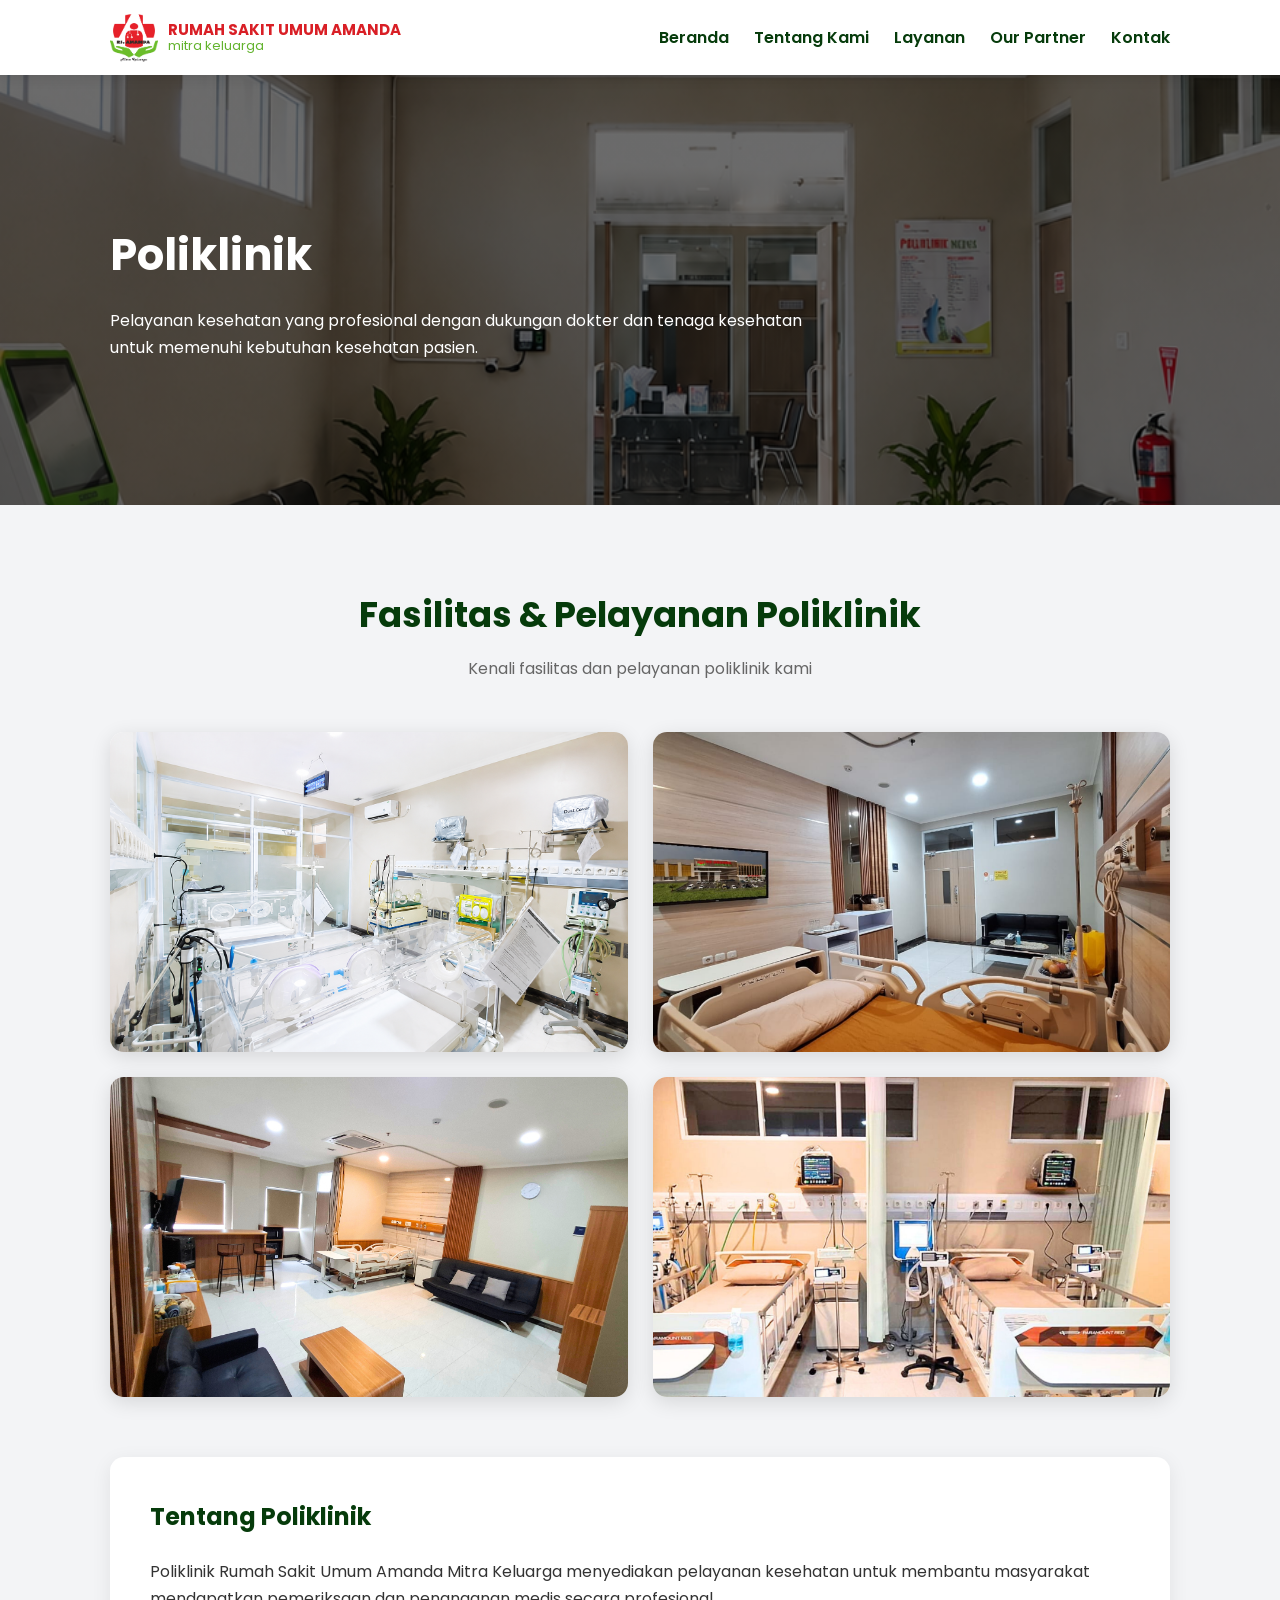
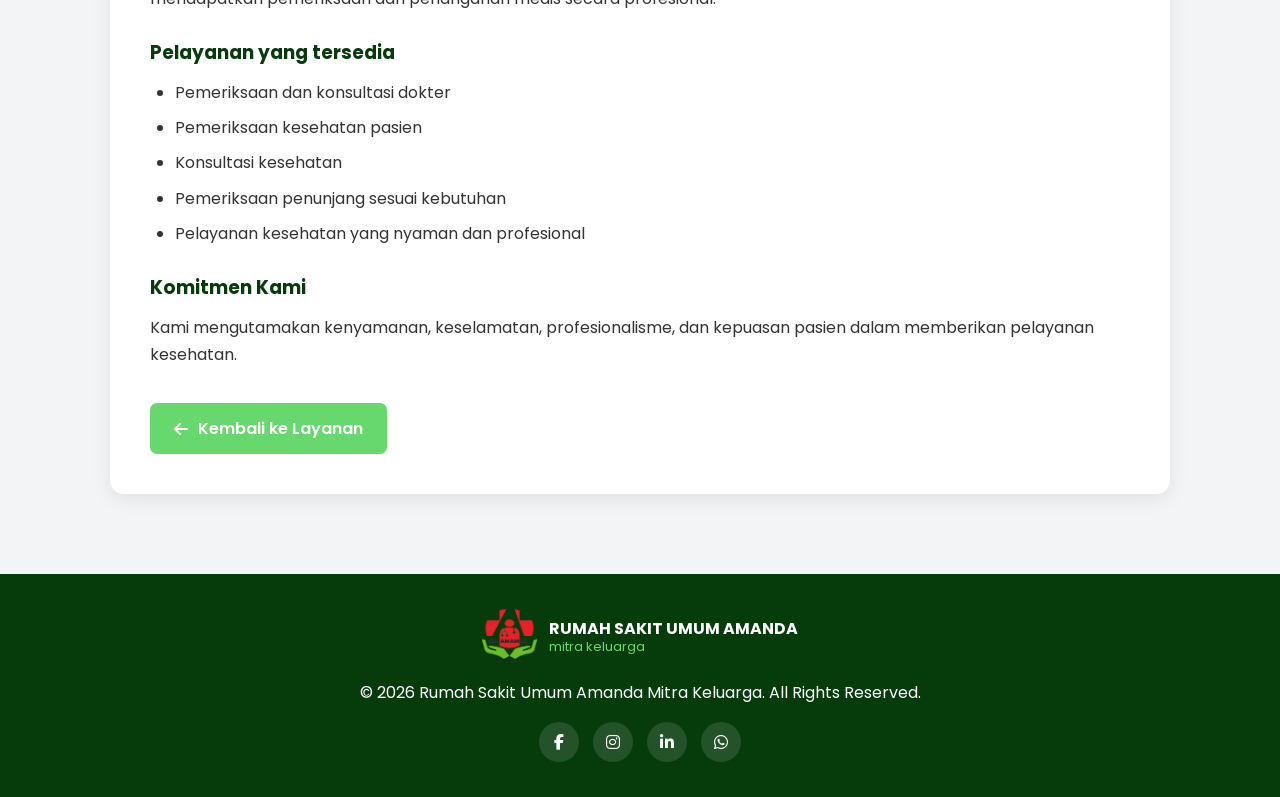
<file: poliklinik.html>
<!doctype html>
<html lang="id">
  <head>
    <meta charset="UTF-8" />

    <meta name="viewport" content="width=device-width, initial-scale=1.0" />

    <title>Poliklinik - Rumah Sakit Umum Amanda Mitra Keluarga</title>

    <link
      href="https://fonts.googleapis.com/css2?family=Poppins:wght@300;400;500;600;700&display=swap"
      rel="stylesheet"
    />

    <link
      rel="stylesheet"
      href="https://cdnjs.cloudflare.com/ajax/libs/font-awesome/6.4.0/css/all.min.css"
    />

    <style>
      * {
        margin: 0;
        padding: 0;
        box-sizing: border-box;
      }

      :root {
        --primary-color: #67d86d;
        --dark-color: #063b0b;
        --white: #ffffff;
        --text-color: #333333;
        --light-bg: #f3f4f6;
      }

      html {
        scroll-behavior: smooth;
      }

      body {
        font-family: "Poppins", sans-serif;
        color: var(--text-color);
        background: var(--light-bg);
        line-height: 1.7;
      }

      /* ================= NAVBAR ================= */

      .navbar {
        position: fixed;
        top: 0;
        left: 0;
        width: 100%;
        height: 75px;
        background: white;
        z-index: 1000;
        box-shadow: 0 3px 12px rgba(0, 0, 0, 0.1);
      }

      .navbar-container {
        max-width: 1100px;
        height: 100%;
        margin: auto;
        padding: 0 20px;

        display: flex;
        align-items: center;
        justify-content: space-between;
      }

      /* ================= LOGO ================= */

      .logo {
        display: flex;
        align-items: center;
        gap: 10px;
        text-decoration: none;
      }

      .logo img {
        width: 48px;
        height: 48px;
        object-fit: contain;
      }

      .logo-text {
        display: flex;
        flex-direction: column;
        line-height: 1.1;
      }

      .logo-text strong {
        color: #d91f26;
        font-size: 15px;
      }

      .logo-text span {
        color: #63b32e;
        font-size: 13px;
      }

      /* ================= NAVIGATION ================= */

      .nav-links {
        display: flex;
        gap: 25px;
      }

      .nav-links a {
        color: var(--dark-color);
        text-decoration: none;
        font-weight: 600;
        transition: 0.3s;
      }

      .nav-links a:hover {
        color: var(--primary-color);
      }

      /* ================= HERO ================= */

      .page-hero {
        margin-top: 75px;
        min-height: 430px;

        position: relative;

        display: flex;
        align-items: center;

        overflow: hidden;
      }

      .page-hero img {
        position: absolute;
        width: 100%;
        height: 100%;

        object-fit: cover;
        object-position: center;

        inset: 0;
      }

      .hero-overlay {
        position: absolute;
        inset: 0;

        background: linear-gradient(rgba(0, 0, 0, 0.58), rgba(0, 0, 0, 0.58));
      }

      .hero-content {
        position: relative;
        z-index: 2;

        width: 100%;
        max-width: 1100px;

        margin: auto;
        padding: 40px 20px;

        color: white;
      }

      .hero-content h1 {
        font-size: 2.7rem;
        margin-bottom: 15px;
      }

      .hero-content p {
        max-width: 700px;
        font-size: 1rem;
      }

      /* ================= CONTENT ================= */

      .content {
        max-width: 1100px;
        margin: auto;
        padding: 80px 20px;
      }

      .section-title {
        text-align: center;
        margin-bottom: 50px;
      }

      .section-title h2 {
        color: var(--dark-color);
        font-size: 2.2rem;
        margin-bottom: 10px;
      }

      .section-title p {
        color: #666;
      }

      /* ================= FOTO ================= */

      .photo-grid {
        display: grid;

        grid-template-columns: repeat(2, 1fr);

        gap: 25px;

        margin-bottom: 60px;
      }

      .photo-card {
        overflow: hidden;

        border-radius: 14px;

        background: white;

        box-shadow: 0 5px 20px rgba(0, 0, 0, 0.12);
      }

      .photo-card img {
        width: 100%;
        height: 320px;

        display: block;

        object-fit: cover;

        transition: 0.4s;
      }

      .photo-card:hover img {
        transform: scale(1.05);
      }

      /* ================= INFORMATION ================= */

      .information {
        background: white;

        border-radius: 14px;

        padding: 40px;

        box-shadow: 0 5px 20px rgba(0, 0, 0, 0.08);
      }

      .information h2 {
        color: var(--dark-color);
        margin-bottom: 20px;
      }

      .information h3 {
        color: var(--dark-color);
        margin-top: 25px;
        margin-bottom: 10px;
      }

      .information ul {
        padding-left: 25px;
      }

      .information li {
        margin-bottom: 8px;
      }

      /* ================= BUTTON ================= */

      .back-button {
        display: inline-flex;

        align-items: center;
        gap: 10px;

        margin-top: 35px;

        padding: 12px 24px;

        background: var(--primary-color);
        color: white;

        text-decoration: none;

        border-radius: 7px;

        font-weight: 600;

        transition: 0.3s;
      }

      .back-button:hover {
        background: #43b849;
        transform: translateY(-2px);
      }

      /* ================= FOOTER ================= */

      footer {
        background: var(--dark-color);
        color: white;

        padding: 35px 20px;

        text-align: center;
      }

      .footer-logo {
        display: flex;
        align-items: center;
        justify-content: center;

        gap: 12px;

        margin-bottom: 15px;
      }

      .footer-logo img {
        width: 55px;
        height: 55px;

        object-fit: contain;
      }

      .footer-logo-text {
        display: flex;
        flex-direction: column;

        text-align: left;

        line-height: 1.2;
      }

      .footer-logo-text strong {
        color: #ffffff;
        font-size: 16px;
      }

      .footer-logo-text span {
        color: #67d86d;
        font-size: 13px;
      }

      .social-icons {
        margin-top: 15px;
      }

      .social-icons a {
        display: inline-flex;

        align-items: center;
        justify-content: center;

        width: 40px;
        height: 40px;

        margin: 0 5px;

        color: white;

        border-radius: 50%;

        text-decoration: none;

        background: rgba(255, 255, 255, 0.12);

        transition: 0.3s;
      }

      .social-icons a:hover {
        background: var(--primary-color);
        transform: translateY(-3px);
      }

      /* ================= MOBILE ================= */

      @media (max-width: 768px) {
        .nav-links {
          display: none;
        }

        .hero-content h1 {
          font-size: 2rem;
        }

        .photo-grid {
          grid-template-columns: 1fr;
        }

        .photo-card img {
          height: 260px;
        }

        .information {
          padding: 25px;
        }
      }
    </style>
  </head>

  <body>
    <!-- =====================================================
     NAVBAR
====================================================== -->

    <header class="navbar">
      <div class="navbar-container">
        <a href="index.html" class="logo">
          <img
            src="images/logo-removebg-preview.png"
            alt="Logo Rumah Sakit Umum Amanda Mitra Keluarga"
          />

          <div class="logo-text">
            <strong> RUMAH SAKIT UMUM AMANDA </strong>

            <span> mitra keluarga </span>
          </div>
        </a>

        <nav class="nav-links">
          <a href="index.html"> Beranda </a>

          <a href="index.html#about"> Tentang Kami </a>

          <a href="index.html#services"> Layanan </a>

          <a href="index.html#partners">Our Partner</a>

          <a href="index.html#contact"> Kontak </a>
        </nav>
      </div>
    </header>

    <!-- =====================================================
     HERO POLIKLINIK
====================================================== -->

    <section class="page-hero">
      <!-- GAMBAR POLIKLINIK -->

      <img
        src="images/POLIKLINIK.png"
        alt="Ruang poliklinik Rumah Sakit Umum Amanda Mitra Keluarga"
      />

      <div class="hero-overlay"></div>

      <div class="hero-content">
        <h1>Poliklinik</h1>

        <p>
          Pelayanan kesehatan yang profesional dengan dukungan dokter dan tenaga
          kesehatan untuk memenuhi kebutuhan kesehatan pasien.
        </p>
      </div>
    </section>

    <!-- =====================================================
     CONTENT
====================================================== -->

    <main class="content">
      <div class="section-title">
        <h2>Fasilitas & Pelayanan Poliklinik</h2>

        <p>Kenali fasilitas dan pelayanan poliklinik kami</p>
      </div>

      <!-- =====================================================
       FOTO POLIKLINIK
  ====================================================== -->

      <div class="photo-grid">
        <!-- FOTO 1 -->

        <div class="photo-card">
          <img src="images/NICU.png" alt="Pelayanan laboratorium rumah sakit" />
        </div>

        <!-- FOTO 2 -->

        <div class="photo-card">
          <img src="images/VIP 2.png" alt="Pemeriksaan medis" />
        </div>

        <!-- FOTO 3 -->

        <div class="photo-card">
          <img src="images/VVIP 2.png" alt="Ruang perawatan rumah sakit" />
        </div>

        <!-- FOTO 4 -->

        <div class="photo-card">
          <img src="images/ICU.jpg" alt="Ruang poliklinik rumah sakit" />
        </div>
      </div>

      <!-- =====================================================
       INFORMASI
  ====================================================== -->

      <section class="information">
        <h2>Tentang Poliklinik</h2>

        <p>
          Poliklinik Rumah Sakit Umum Amanda Mitra Keluarga menyediakan
          pelayanan kesehatan untuk membantu masyarakat mendapatkan pemeriksaan
          dan penanganan medis secara profesional.
        </p>

        <h3>Pelayanan yang tersedia</h3>

        <ul>
          <li>Pemeriksaan dan konsultasi dokter</li>

          <li>Pemeriksaan kesehatan pasien</li>

          <li>Konsultasi kesehatan</li>

          <li>Pemeriksaan penunjang sesuai kebutuhan</li>

          <li>Pelayanan kesehatan yang nyaman dan profesional</li>
        </ul>

        <h3>Komitmen Kami</h3>

        <p>
          Kami mengutamakan kenyamanan, keselamatan, profesionalisme, dan
          kepuasan pasien dalam memberikan pelayanan kesehatan.
        </p>

        <!-- KEMBALI -->

        <a href="index.html" class="back-button">
          <i class="fas fa-arrow-left"></i>
          Kembali ke Layanan
        </a>
      </section>
    </main>

    <!-- =====================================================
     FOOTER
====================================================== -->

    <footer>
      <div class="footer-logo">
        <img
          src="images/logo-removebg-preview.png"
          alt="Logo Rumah Sakit Umum Amanda Mitra Keluarga"
        />

        <div class="footer-logo-text">
          <strong> RUMAH SAKIT UMUM AMANDA </strong>

          <span> mitra keluarga </span>
        </div>
      </div>

      <p>
        &copy; 2026 Rumah Sakit Umum Amanda Mitra Keluarga. All Rights Reserved.
      </p>

      <div class="social-icons">
        <a href="#" aria-label="Facebook">
          <i class="fab fa-facebook-f"></i>
        </a>

        <a
          href="https://www.instagram.com/rsu_amandamk"
          target="_blank"
          rel="noopener noreferrer"
          aria-label="Instagram"
        >
          <i class="fab fa-instagram"></i>
        </a>

        <a href="#" aria-label="LinkedIn">
          <i class="fab fa-linkedin-in"></i>
        </a>

        <a
          href="https://wa.me/6281234561067"
          target="_blank"
          rel="noopener noreferrer"
          aria-label="WhatsApp"
        >
          <i class="fab fa-whatsapp"></i>
        </a>
      </div>
    </footer>
  </body>
</html>
</file>
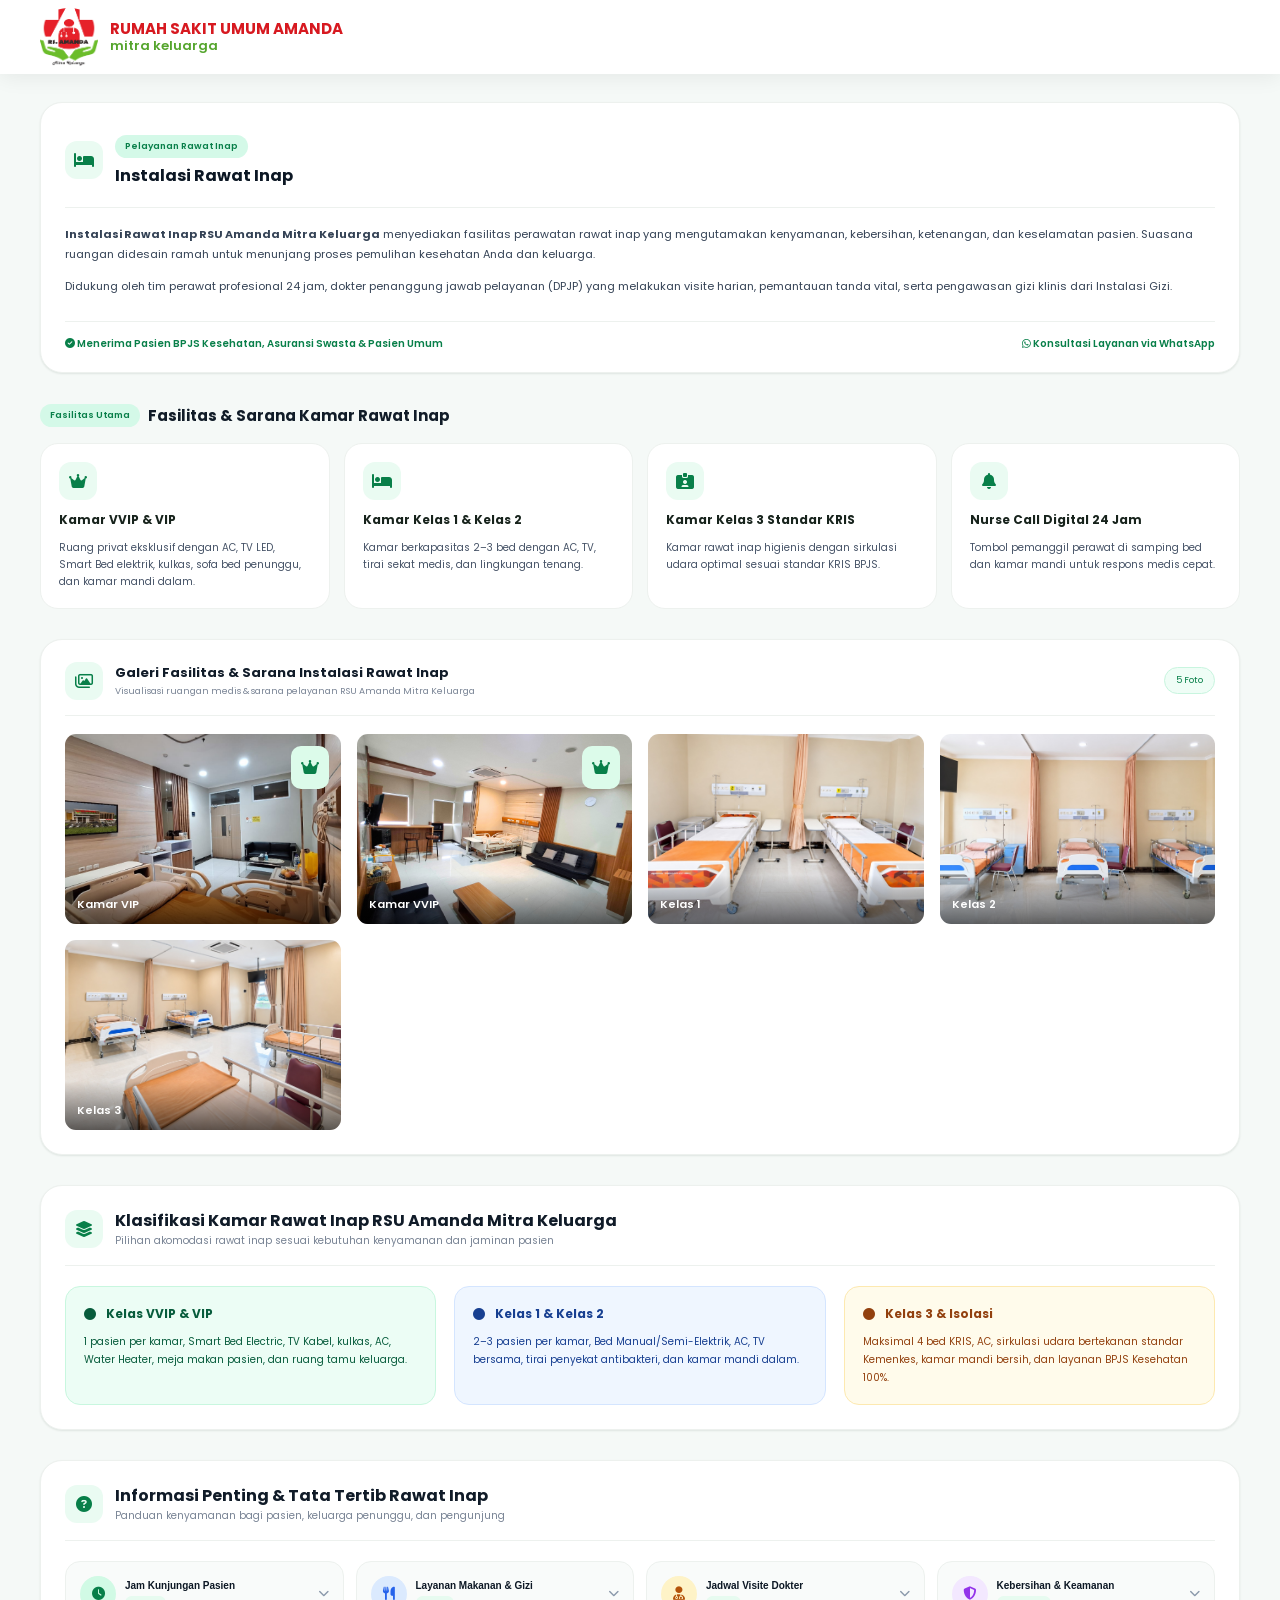
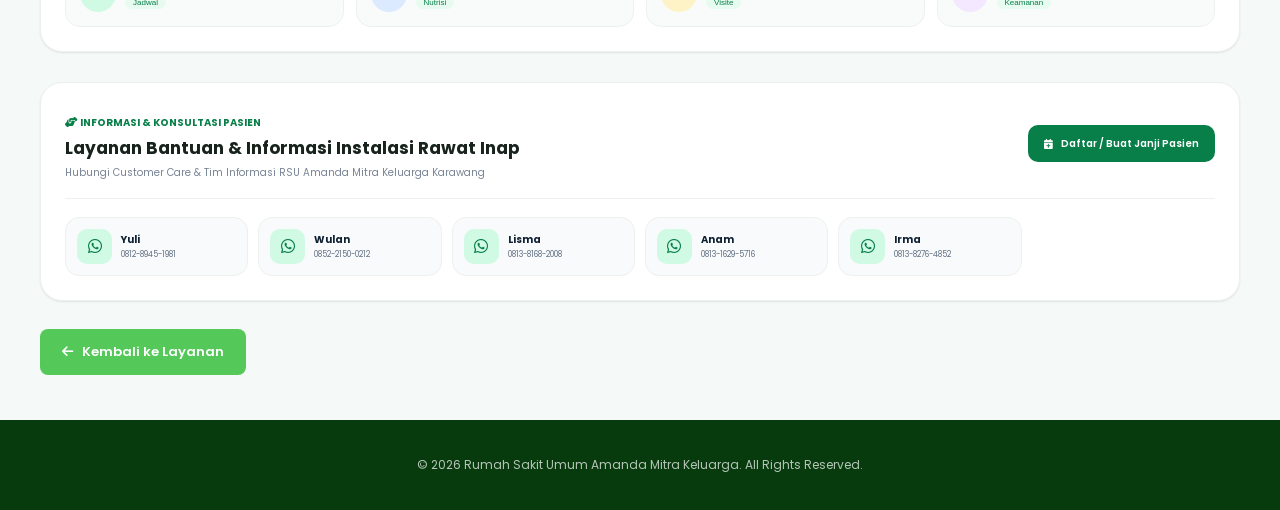
<file: rawatinap.html>
<!doctype html>
<html lang="id">
  <head>
    <meta charset="UTF-8" />
    <meta name="viewport" content="width=device-width, initial-scale=1" />
    <meta
      name="description"
      content="Informasi pelayanan Rawat Inap Rumah Sakit Umum Amanda Mitra Keluarga."
    />
    <title>Rawat Inap - RSU Amanda Mitra Keluarga</title>
    <link rel="icon" href="images/logo-removebg-preview.png" />
    <link
      href="https://fonts.googleapis.com/css2?family=Poppins:wght@300;400;500;600;700&display=swap"
      rel="stylesheet"
    />
    <link
      rel="stylesheet"
      href="https://cdnjs.cloudflare.com/ajax/libs/font-awesome/6.4.0/css/all.min.css"
    />
    <style>
      * {
        box-sizing: border-box;
        margin: 0;
        padding: 0;
      }
      :root {
        --green: #087f49;
        --light: #f5f9f7;
        --border: #edf1ee;
        --dark: #073b0d;
      }
      body {
        font-family: Poppins, sans-serif;
        background: var(--light);
        color: #17231c;
        line-height: 1.7;
      }
      img {
        max-width: 100%;
        display: block;
      }
      a {
        text-decoration: none;
      }
      .container {
        width: min(1200px, calc(100% - 40px));
        margin: auto;
      }
      .navbar {
        position: sticky;
        top: 0;
        background: #fffffffa;
        box-shadow: 0 3px 20px #00000012;
        z-index: 10;
      }
      .navbar-container {
        min-height: 74px;
        display: flex;
        align-items: center;
      }
      .logo {
        display: flex;
        align-items: center;
        gap: 12px;
      }
      .logo img {
        width: 58px;
        height: 58px;
        object-fit: contain;
      }
      .logo-text {
        display: flex;
        flex-direction: column;
        line-height: 1.2;
      }
      .logo-text strong {
        color: #d71920;
        font-size: 15px;
      }
      .logo-text span {
        color: #55a52d;
        font-size: 13px;
        font-weight: 600;
      }
      .rawat-page {
        padding: 28px 0 0;
      }
      .rawat-summary,
      .gallery-panel,
      .panel {
        background: #fff;
        border: 1px solid var(--border);
        border-radius: 22px;
        box-shadow: 0 1px 2px #0c281818;
      }
      .rawat-summary {
        padding: 27px 24px 20px;
      }
      .heading {
        display: flex;
        align-items: center;
        gap: 12px;
        padding-bottom: 18px;
        border-bottom: 1px solid var(--border);
      }
      .small-icon {
        display: inline-flex;
        align-items: center;
        justify-content: center;
        flex: 0 0 38px;
        width: 38px;
        height: 38px;
        border-radius: 12px;
        background: #eafbf2;
        color: var(--green);
      }
      .eyebrow {
        display: inline-block;
        border-radius: 20px;
        padding: 4px 10px;
        background: #d4f9e8;
        color: var(--green);
        font-size: 9px;
        font-weight: 600;
      }
      .heading h1 {
        font-size: 16px;
        color: #0c1724;
        margin-top: 4px;
      }
      .summary-copy {
        padding: 17px 0 12px;
      }
      .summary-copy p {
        font-size: 11px;
        line-height: 1.8;
        color: #344255;
        margin-bottom: 12px;
      }
      .summary-footer {
        display: flex;
        justify-content: space-between;
        gap: 16px;
        flex-wrap: wrap;
        border-top: 1px solid var(--border);
        padding-top: 13px;
        color: var(--green);
        font-size: 10px;
        font-weight: 600;
      }
      .summary-footer a {
        color: var(--green);
      }
      .section {
        padding-top: 30px;
      }
      .section-title {
        display: flex;
        align-items: center;
        gap: 8px;
        margin-bottom: 15px;
      }
      .section-title h2 {
        font-size: 15px;
        color: #111c28;
      }
      .facility-grid {
        display: grid;
        grid-template-columns: repeat(4, minmax(0, 1fr));
        gap: 14px;
      }
      .facility-card {
        background: white;
        border: 1px solid var(--border);
        border-radius: 18px;
        padding: 18px;
        min-height: 160px;
      }
      .facility-card .small-icon {
        margin-bottom: 10px;
      }
      .facility-card h3 {
        font-size: 12px;
        margin-bottom: 8px;
      }
      .facility-card p {
        font-size: 10px;
        color: #455266;
        line-height: 1.7;
      }
      .gallery-panel {
        padding: 22px 24px 24px;
      }
      .gallery-heading {
        display: flex;
        align-items: center;
        gap: 12px;
        padding-bottom: 15px;
        border-bottom: 1px solid var(--border);
        margin-bottom: 18px;
      }
      .gallery-heading > div {
        flex: 1;
      }
      .gallery-heading h2 {
        font-size: 13px;
        color: #101b28;
      }
      .gallery-heading p {
        font-size: 9px;
        color: #788394;
      }
      .photo-count {
        font-size: 9px;
        color: var(--green);
        background: #effdf6;
        border: 1px solid #c8f5df;
        border-radius: 20px;
        padding: 5px 11px;
      }
      .gallery-grid {
        display: grid;
        grid-template-columns: repeat(4, minmax(0, 1fr));
        gap: 16px;
      }
      .gallery-photo {
        position: relative;
        height: 190px;
        overflow: hidden;
        border-radius: 11px;
        background: #edf3ef;
      }
      .gallery-photo img {
        width: 100%;
        height: 100%;
        object-fit: cover;
        transition: 0.3s;
      }
      .gallery-photo:hover img {
        transform: scale(1.04);
      }
      .gallery-photo figcaption {
        position: absolute;
        inset: auto 0 0;
        padding: 20px 12px 10px;
        color: white;
        font-size: 11px;
        font-weight: 600;
        background: linear-gradient(transparent, #0009);
      }
      .crown {
        position: absolute;
        right: 12px;
        top: 12px;
        background: #dcfbea;
        color: var(--green);
        padding: 8px 10px;
        border-radius: 10px;
      }
      .panel {
        padding: 24px;
      }
      .panel-heading {
        display: flex;
        align-items: center;
        gap: 12px;
        padding-bottom: 16px;
        margin-bottom: 20px;
        border-bottom: 1px solid var(--border);
      }
      .panel-heading h2 {
        font-size: 16px;
        line-height: 1.4;
        color: #101b28;
      }
      .panel-heading p {
        font-size: 10px;
        color: #788394;
      }
      .room-grid {
        display: grid;
        grid-template-columns: repeat(3, minmax(0, 1fr));
        gap: 18px;
      }
      .room {
        padding: 17px 18px;
        border-radius: 15px;
        border: 1px solid;
      }
      .room h3 {
        font-size: 12px;
        margin-bottom: 8px;
      }
      .room h3 i {
        font-size: 12px;
        margin-right: 7px;
      }
      .room p {
        font-size: 10px;
        line-height: 1.8;
      }
      .vip {
        background: #ecfdf5;
        border-color: #c8f7df;
        color: #075c3c;
      }
      .kelas12 {
        background: #eff6ff;
        border-color: #d4e5ff;
        color: #173f91;
      }
      .kelas3 {
        background: #fffbeb;
        border-color: #fde9b0;
        color: #92400e;
      }
      .rules-grid {
        display: grid;
        grid-template-columns: repeat(4, minmax(0, 1fr));
        gap: 12px;
      }
      .rule-card {
        background: #f9fbfa;
        border: 1px solid var(--border);
        border-radius: 15px;
        overflow: hidden;
      }
      .rule-toggle {
        width: 100%;
        display: flex;
        align-items: center;
        gap: 9px;
        text-align: left;
        border: 0;
        background: transparent;
        padding: 14px;
        cursor: pointer;
        color: #0c1724;
      }
      .rule-icon {
        width: 36px;
        height: 36px;
        flex: 0 0 36px;
        display: grid;
        place-items: center;
        border-radius: 50%;
        background: #d1fae5;
        color: var(--green);
      }
      .rule-card:nth-child(2) .rule-icon {
        background: #dbeafe;
        color: #2563eb;
      }
      .rule-card:nth-child(3) .rule-icon {
        background: #fef3c7;
        color: #b45309;
      }
      .rule-card:nth-child(4) .rule-icon {
        background: #f3e8ff;
        color: #9333ea;
      }
      .rule-label {
        flex: 1;
      }
      .rule-label strong {
        display: block;
        font-size: 10px;
        line-height: 1.4;
      }
      .rule-label small {
        font-size: 8px;
        color: var(--green);
        background: #e7fbf0;
        padding: 2px 8px;
        border-radius: 20px;
      }
      .chevron {
        font-size: 11px;
        color: #8a98aa;
        transition: 0.2s;
      }
      .rule-card.open .chevron {
        transform: rotate(180deg);
      }
      .rule-content {
        display: none;
        padding: 0 12px 14px 58px;
        font-size: 10px;
        line-height: 1.8;
        color: #536174;
      }
      .rule-card.open .rule-content {
        display: block;
      }
      .consult-top {
        display: flex;
        align-items: center;
        justify-content: space-between;
        gap: 20px;
        padding-bottom: 17px;
        border-bottom: 1px solid var(--border);
      }
      .kicker {
        font-size: 10px;
        color: var(--green);
        font-weight: 700;
      }
      .consult-top h2 {
        font-size: 17px;
        line-height: 1.4;
        margin: 3px 0;
      }
      .consult-top p {
        font-size: 10px;
        color: #788394;
      }
      .book-button {
        display: inline-flex;
        align-items: center;
        gap: 8px;
        background: var(--green);
        color: white;
        padding: 10px 16px;
        border-radius: 10px;
        font-size: 10px;
        font-weight: 600;
        white-space: nowrap;
      }
      .contact-grid {
        display: grid;
        grid-template-columns: repeat(6, minmax(0, 1fr));
        gap: 10px;
        padding-top: 18px;
      }
      .contact-card {
        min-width: 0;
        display: flex;
        align-items: center;
        gap: 9px;
        padding: 11px;
        border: 1px solid var(--border);
        border-radius: 14px;
        background: #f8fafb;
        color: #102033;
      }
      .contact-icon {
        width: 35px;
        height: 35px;
        flex: 0 0 35px;
        display: grid;
        place-items: center;
        border-radius: 10px;
        background: #d1fae5;
        color: var(--green);
      }
      .contact-card strong {
        display: block;
        font-size: 10px;
      }
      .contact-card small {
        display: block;
        color: #667386;
        font-size: 8px;
        overflow-wrap: anywhere;
      }
      .back-section {
        padding: 28px 0 45px;
      }
      .back-button {
        display: inline-flex;
        align-items: center;
        gap: 9px;
        padding: 12px 22px;
        background: #55c85a;
        color: white;
        border-radius: 8px;
        font-size: 13px;
        font-weight: 600;
      }
      footer {
        background: var(--dark);
        color: white;
        padding: 35px 0;
        text-align: center;
      }
      footer p {
        color: #ffffffb3;
        font-size: 12px;
      }
      @media (max-width: 900px) {
        .facility-grid,
        .rules-grid {
          grid-template-columns: repeat(2, minmax(0, 1fr));
        }
        .gallery-grid {
          grid-template-columns: repeat(2, minmax(0, 1fr));
        }
        .contact-grid {
          grid-template-columns: repeat(3, minmax(0, 1fr));
        }
      }
      @media (max-width: 600px) {
        .container {
          width: calc(100% - 28px);
        }
        .rawat-page {
          padding-top: 16px;
        }
        .rawat-summary {
          padding: 19px 16px;
        }
        .summary-footer {
          flex-direction: column;
          align-items: flex-start;
        }
        .facility-grid {
          grid-template-columns: 1fr 1fr;
          gap: 10px;
        }
        .facility-card {
          padding: 14px 12px;
        }
        .gallery-panel,
        .panel {
          padding: 16px 13px;
          border-radius: 16px;
        }
        .gallery-grid {
          gap: 10px;
        }
        .gallery-photo {
          height: 145px;
        }
        .panel-heading h2 {
          font-size: 14px;
        }
        .room-grid {
          grid-template-columns: 1fr;
          gap: 10px;
        }
        .rules-grid {
          grid-template-columns: 1fr 1fr;
          gap: 9px;
        }
        .rule-toggle {
          padding: 10px 8px;
          gap: 7px;
        }
        .rule-icon {
          width: 30px;
          height: 30px;
          flex-basis: 30px;
        }
        .rule-label strong {
          font-size: 9px;
        }
        .rule-content {
          padding-left: 45px;
          font-size: 9px;
        }
        .consult-top {
          align-items: flex-start;
          flex-direction: column;
        }
        .consult-top h2 {
          font-size: 15px;
        }
        .book-button {
          white-space: normal;
        }
        .contact-grid {
          grid-template-columns: 1fr 1fr;
          gap: 8px;
        }
        .contact-card {
          padding: 8px;
          gap: 6px;
        }
        .contact-card small {
          font-size: 7px;
        }
        footer p {
          font-size: 10px;
        }
      }
      @media (max-width: 380px) {
        .facility-grid,
        .gallery-grid,
        .rules-grid,
        .contact-grid {
          grid-template-columns: 1fr;
        }
        .gallery-photo {
          height: 200px;
        }
        .logo img {
          width: 47px;
          height: 47px;
        }
        .logo-text strong {
          font-size: 10px;
        }
        .logo-text span {
          font-size: 9px;
        }
      }
    </style>
  </head>
  <body>
    <header class="navbar">
      <div class="container navbar-container">
        <a href="index.html" class="logo"
          ><img
            src="images/logo-removebg-preview.png"
            alt="Logo Rumah Sakit Umum Amanda Mitra Keluarga"
          />
          <div class="logo-text">
            <strong>RUMAH SAKIT UMUM AMANDA</strong><span>mitra keluarga</span>
          </div></a
        >
      </div>
    </header>
    <main class="rawat-page">
      <section class="container rawat-summary">
        <div class="heading">
          <span class="small-icon"><i class="fas fa-bed"></i></span>
          <div>
            <span class="eyebrow">Pelayanan Rawat Inap</span>
            <h1>Instalasi Rawat Inap</h1>
          </div>
        </div>
        <div class="summary-copy">
          <p>
            <strong>Instalasi Rawat Inap RSU Amanda Mitra Keluarga</strong>
            menyediakan fasilitas perawatan rawat inap yang mengutamakan
            kenyamanan, kebersihan, ketenangan, dan keselamatan pasien. Suasana
            ruangan didesain ramah untuk menunjang proses pemulihan kesehatan
            Anda dan keluarga.
          </p>
          <p>
            Didukung oleh tim perawat profesional 24 jam, dokter penanggung
            jawab pelayanan (DPJP) yang melakukan visite harian, pemantauan
            tanda vital, serta pengawasan gizi klinis dari Instalasi Gizi.
          </p>
        </div>
        <div class="summary-footer">
          <span
            ><i class="fas fa-check-circle"></i> Menerima Pasien BPJS Kesehatan,
            Asuransi Swasta &amp; Pasien Umum</span
          ><a
            href="https://wa.me/6281317277229"
            target="_blank"
            rel="noopener noreferrer"
            ><i class="fab fa-whatsapp"></i> Konsultasi Layanan via WhatsApp</a
          >
        </div>
      </section>
      <section class="container section">
        <div class="section-title">
          <span class="eyebrow">Fasilitas Utama</span>
          <h2>Fasilitas &amp; Sarana Kamar Rawat Inap</h2>
        </div>
        <div class="facility-grid">
          <article class="facility-card">
            <span class="small-icon"><i class="fas fa-crown"></i></span>
            <h3>Kamar VVIP &amp; VIP</h3>
            <p>
              Ruang privat eksklusif dengan AC, TV LED, Smart Bed elektrik,
              kulkas, sofa bed penunggu, dan kamar mandi dalam.
            </p>
          </article>
          <article class="facility-card">
            <span class="small-icon"><i class="fas fa-bed"></i></span>
            <h3>Kamar Kelas 1 &amp; Kelas 2</h3>
            <p>
              Kamar berkapasitas 2–3 bed dengan AC, TV, tirai sekat medis, dan
              lingkungan tenang.
            </p>
          </article>
          <article class="facility-card">
            <span class="small-icon"><i class="fas fa-id-card-alt"></i></span>
            <h3>Kamar Kelas 3 Standar KRIS</h3>
            <p>
              Kamar rawat inap higienis dengan sirkulasi udara optimal sesuai
              standar KRIS BPJS.
            </p>
          </article>
          <article class="facility-card">
            <span class="small-icon"><i class="fas fa-bell"></i></span>
            <h3>Nurse Call Digital 24 Jam</h3>
            <p>
              Tombol pemanggil perawat di samping bed dan kamar mandi untuk
              respons medis cepat.
            </p>
          </article>
        </div>
      </section>
      <section class="container section">
        <div class="gallery-panel">
          <div class="gallery-heading">
            <span class="small-icon"><i class="far fa-images"></i></span>
            <div>
              <h2>Galeri Fasilitas &amp; Sarana Instalasi Rawat Inap</h2>
              <p>
                Visualisasi ruangan medis &amp; sarana pelayanan RSU Amanda
                Mitra Keluarga
              </p>
            </div>
            <span class="photo-count">5 Foto</span>
          </div>
          <div class="gallery-grid">
            <figure class="gallery-photo">
              <img
                src="images/VIP 2.png"
                alt="Fasilitas kamar VIP"
                loading="lazy"
              /><span class="crown"><i class="fas fa-crown"></i></span>
              <figcaption>Kamar VIP</figcaption>
            </figure>
            <figure class="gallery-photo">
              <img
                src="images/VVIP 2.png"
                alt="Fasilitas kamar VVIP"
                loading="lazy"
              /><span class="crown"><i class="fas fa-crown"></i></span>
              <figcaption>Kamar VVIP</figcaption>
            </figure>
            <figure class="gallery-photo">
              <img
                src="images/Kelas 1.jpeg"
                alt="Fasilitas kamar Kelas 1"
                loading="lazy"
              />
              <figcaption>Kelas 1</figcaption>
            </figure>
            <figure class="gallery-photo">
              <img
                src="images/Kelas 2.jpeg"
                alt="Fasilitas kamar Kelas 2"
                loading="lazy"
              />
              <figcaption>Kelas 2</figcaption>
            </figure>
            <figure class="gallery-photo">
              <img
                src="images/Kelas 3.jpeg"
                alt="Fasilitas kamar Kelas 3"
                loading="lazy"
              />
              <figcaption>Kelas 3</figcaption>
            </figure>
          </div>
        </div>
      </section>

      <!-- TAMBAHAN DI BAWAH GALERI KAMAR -->
      <section class="container section">
        <div class="panel">
          <div class="panel-heading">
            <span class="small-icon"><i class="fas fa-layer-group"></i></span>
            <div>
              <h2>Klasifikasi Kamar Rawat Inap RSU Amanda Mitra Keluarga</h2>
              <p>
                Pilihan akomodasi rawat inap sesuai kebutuhan kenyamanan dan
                jaminan pasien
              </p>
            </div>
          </div>
          <div class="room-grid">
            <article class="room vip">
              <h3><i class="fas fa-circle"></i> Kelas VVIP &amp; VIP</h3>
              <p>
                1 pasien per kamar, Smart Bed Electric, TV Kabel, kulkas, AC,
                Water Heater, meja makan pasien, dan ruang tamu keluarga.
              </p>
            </article>
            <article class="room kelas12">
              <h3><i class="fas fa-circle"></i> Kelas 1 &amp; Kelas 2</h3>
              <p>
                2–3 pasien per kamar, Bed Manual/Semi-Elektrik, AC, TV bersama,
                tirai penyekat antibakteri, dan kamar mandi dalam.
              </p>
            </article>
            <article class="room kelas3">
              <h3><i class="fas fa-circle"></i> Kelas 3 &amp; Isolasi</h3>
              <p>
                Maksimal 4 bed KRIS, AC, sirkulasi udara bertekanan standar
                Kemenkes, kamar mandi bersih, dan layanan BPJS Kesehatan 100%.
              </p>
            </article>
          </div>
        </div>
      </section>
      <section class="container section">
        <div class="panel">
          <div class="panel-heading">
            <span class="small-icon"
              ><i class="fas fa-circle-question"></i
            ></span>
            <div>
              <h2>Informasi Penting &amp; Tata Tertib Rawat Inap</h2>
              <p>
                Panduan kenyamanan bagi pasien, keluarga penunggu, dan
                pengunjung
              </p>
            </div>
          </div>
          <div class="rules-grid">
            <article class="rule-card">
              <button class="rule-toggle" aria-expanded="false">
                <span class="rule-icon"><i class="fas fa-clock"></i></span
                ><span class="rule-label"
                  ><strong>Jam Kunjungan Pasien</strong
                  ><small>Jadwal</small></span
                ><i class="fas fa-chevron-down chevron"></i>
              </button>
              <div class="rule-content">
                Jam besuk siang: 11.00 - 13.00 WIB | Jam besuk sore: 17.00 -
                19.00 WIB. Pasien hanya diperkenankan didampingi maksimal 2
                orang penunggu demi ketenangan istirahat.
              </div>
            </article>
            <article class="rule-card">
              <button class="rule-toggle" aria-expanded="false">
                <span class="rule-icon"><i class="fas fa-utensils"></i></span
                ><span class="rule-label"
                  ><strong>Layanan Makanan &amp; Gizi</strong
                  ><small>Nutrisi</small></span
                ><i class="fas fa-chevron-down chevron"></i>
              </button>
              <div class="rule-content">
                Menu makanan disiapkan khusus oleh ahli gizi klinis sesuai diet
                penyakit (rendah garam, diabetes, lambung, pasca bedah)
                disajikan 3x makanan utama dan 2x snack per hari.
              </div>
            </article>
            <article class="rule-card">
              <button class="rule-toggle" aria-expanded="false">
                <span class="rule-icon"><i class="fas fa-user-doctor"></i></span
                ><span class="rule-label"
                  ><strong>Jadwal Visite Dokter</strong
                  ><small>Visite</small></span
                ><i class="fas fa-chevron-down chevron"></i>
              </button>
              <div class="rule-content">
                Dokter penanggung jawab pelayanan (DPJP) melakukan visite harian
                antara pukul 07.00 s.d 11.00 WIB dan pukul 13.00 s.d 14.00 WIB.
                Untuk memantau perkembangan klinis dan advis pengobatan.
              </div>
            </article>
            <article class="rule-card">
              <button class="rule-toggle" aria-expanded="false">
                <span class="rule-icon"
                  ><i class="fas fa-shield-halved"></i></span
                ><span class="rule-label"
                  ><strong>Kebersihan &amp; Keamanan</strong
                  ><small>Keamanan</small></span
                ><i class="fas fa-chevron-down chevron"></i>
              </button>
              <div class="rule-content">
                Pembersihan kamar dan pergantian linen dilakukan secara berkala
                2x sehari. Dilarang merokok di seluruh area rumah sakit demi
                kesehatan bersama.
              </div>
            </article>
          </div>
        </div>
      </section>
      <section class="container section">
        <div class="panel">
          <div class="consult-top">
            <div>
              <span class="kicker"
                ><i class="fas fa-handshake-angle"></i> INFORMASI &amp;
                KONSULTASI PASIEN</span
              >
              <h2>Layanan Bantuan &amp; Informasi Instalasi Rawat Inap</h2>
              <p>
                Hubungi Customer Care &amp; Tim Informasi RSU Amanda Mitra
                Keluarga Karawang
              </p>
            </div>
            <a
              class="book-button"
              href="https://wa.me/6281317277229"
              target="_blank"
              rel="noopener noreferrer"
              ><i class="fas fa-calendar-plus"></i> Daftar / Buat Janji
              Pasien</a
            >
          </div>
          <div class="contact-grid">
            <a
              class="contact-card"
              href="https://wa.me/6281316720656"
              target="_blank"
              ><span class="contact-icon"><i class="fab fa-whatsapp"></i></span
              ><span
                ><strong>Yuli</strong><small>0812-8945-1981</small></span
              ></a
            >
            <a
              class="contact-card"
              href="https://wa.me/6285714285901"
              target="_blank"
              ><span class="contact-icon"><i class="fab fa-whatsapp"></i></span
              ><span
                ><strong>Wulan</strong><small>0852-2150-0212</small></span
              ></a
            >
            <a
              class="contact-card"
              href="https://wa.me/6285879121294"
              target="_blank"
              ><span class="contact-icon"><i class="fab fa-whatsapp"></i></span
              ><span
                ><strong>Lisma</strong><small>0813-8168-2008</small></span
              ></a
            >
            <a
              class="contact-card"
              href="https://wa.me/6282123872110"
              target="_blank"
              ><span class="contact-icon"><i class="fab fa-whatsapp"></i></span
              ><span
                ><strong>Anam</strong><small>0813-1629-5716</small></span
              ></a
            >
            <a
              class="contact-card"
              href="https://wa.me/628988965646"
              target="_blank"
              ><span class="contact-icon"><i class="fab fa-whatsapp"></i></span
              ><span
                ><strong>Irma</strong><small>0813-8276-4852</small></span
              ></a
            >
          </div>
        </div>
      </section>
      <section class="container back-section">
        <a href="index.html#services" class="back-button"
          ><i class="fas fa-arrow-left"></i> Kembali ke Layanan</a
        >
      </section>
    </main>
    <footer>
      <div class="container">
        <p>
          &copy; 2026 Rumah Sakit Umum Amanda Mitra Keluarga. All Rights
          Reserved.
        </p>
      </div>
    </footer>
    <script>
      document.querySelectorAll(".rule-toggle").forEach(function (button) {
        button.addEventListener("click", function () {
          const card = button.closest(".rule-card");
          const open = card.classList.toggle("open");
          button.setAttribute("aria-expanded", String(open));
        });
      });
    </script>
  </body>
</html>
</file>
<file: style.css>
/* =========================================================
   RESET
========================================================= */

* {
  margin: 0;
  padding: 0;
  box-sizing: border-box;
}

:root {
  --green: #087f43;
  --green-dark: #056534;
  --green-light: #eaf8ef;

  --red: #e51b23;
  --orange: #ff7a00;

  --dark: #12351f;
  --text: #333;
  --gray: #707070;

  --light: #f5f8f6;

  --white: #fff;

  --border: #e5ebe7;

  --shadow: 0 10px 30px rgba(0, 0, 0, 0.07);

  --container: 1180px;
}

html {
  scroll-behavior: smooth;
  scroll-padding-top: 130px;
}

body {
  font-family: "Poppins", sans-serif;
  color: var(--text);
  background: var(--white);
  line-height: 1.6;
}

body.no-scroll {
  overflow: hidden;
}

a {
  color: inherit;
  text-decoration: none;
}

button,
input,
textarea {
  font-family: inherit;
}

button {
  cursor: pointer;
}

img {
  display: block;
  max-width: 100%;
}

.container {
  width: min(var(--container), 92%);
  margin: 0 auto;
}

/* =========================================================
   TOPBAR
========================================================= */

.topbar {
  height: 35px;
  background: var(--green);
  color: #fff;
  font-size: 11px;
}

.topbar-inner {
  height: 100%;

  display: flex;
  align-items: center;
  justify-content: space-between;

  gap: 20px;
}

.topbar-left,
.topbar-right {
  display: flex;
  align-items: center;
  gap: 20px;
}

.topbar-left a,
.topbar-right > span {
  display: inline-flex;
  align-items: center;
  gap: 6px;

  white-space: nowrap;

  color: rgba(255, 255, 255, 0.95);
}

.topbar i {
  color: #ffd83d;
}

.topbar strong {
  color: #fff;
}

.language-switch {
  display: flex;
  align-items: center;

  overflow: hidden;

  border-radius: 30px;

  background: rgba(255, 255, 255, 0.1);
}

.language {
  border: 0;

  padding: 4px 9px;

  background: transparent;
  color: #fff;

  font-size: 10px;
  font-weight: 600;
}

.language.active {
  background: #fff;
  color: var(--green);
}

/* =========================================================
   NAVBAR
========================================================= */

.navbar {
  position: sticky;
  top: 0;

  z-index: 1000;

  height: 78px;

  background: rgba(255, 255, 255, 0.98);

  border-bottom: 1px solid #edf0ee;

  box-shadow: 0 3px 20px rgba(0, 0, 0, 0.05);

  transition: 0.3s;
}

.navbar.scrolled {
  height: 70px;

  box-shadow: 0 5px 25px rgba(0, 0, 0, 0.09);
}

.navbar-inner {
  height: 100%;

  display: flex;
  align-items: center;
  justify-content: space-between;

  gap: 25px;
}

/* LOGO */

/* =====================================================
   LOGO + NAMA RUMAH SAKIT
===================================================== */

.logo {
  display: flex;
  align-items: center;
  gap: 10px;
  text-decoration: none;
  flex-shrink: 0;
}

.logo img {
  width: 58px;
  height: auto;
  display: block;
}

.logo-text {
  display: flex;
  flex-direction: column;
  justify-content: center;
  line-height: 1.2;
  white-space: nowrap;
}

.logo-text strong {
  font-size: 14px;
  font-weight: 700;
  color: #d71920;
  display: block;
}

.logo-text span {
  font-size: 13px;
  font-weight: 600;
  color: #087f43;
  display: block;
  margin-top: 2px;
}

/* NAV */

.nav-links {
  display: flex;
  align-items: center;
  gap: 27px;

  margin-left: auto;
}

.nav-link {
  position: relative;

  display: flex;
  align-items: center;
  gap: 6px;

  height: 78px;

  color: #283d32;

  font-size: 14px;
  font-weight: 500;

  transition: 0.3s;
}

.nav-link::after {
  content: "";

  position: absolute;

  left: 0;
  bottom: 0;

  width: 0;
  height: 3px;

  border-radius: 10px;

  background: var(--green);

  transition: 0.3s;
}

.nav-link:hover,
.nav-link.active {
  color: var(--green);
}

.nav-link:hover::after,
.nav-link.active::after {
  width: 100%;
}

.nav-link i {
  font-size: 9px;
}

/* DROPDOWN */

.nav-dropdown {
  position: relative;
}

.dropdown-menu {
  position: absolute;

  top: calc(100% - 5px);
  left: -15px;

  min-width: 220px;

  padding: 10px;

  border-radius: 0 0 10px 10px;

  background: #fff;

  box-shadow: 0 15px 35px rgba(0, 0, 0, 0.12);

  opacity: 0;
  visibility: hidden;

  transform: translateY(10px);

  transition: 0.25s;
}

.nav-dropdown:hover .dropdown-menu {
  opacity: 1;
  visibility: visible;
  transform: translateY(0);
}

.dropdown-menu a {
  display: block;

  padding: 9px 12px;

  border-radius: 6px;

  color: #555;

  font-size: 12px;

  transition: 0.2s;
}

.dropdown-menu a:hover {
  background: var(--green-light);
  color: var(--green);
}

/* NAV ACTION */

.nav-actions {
  display: flex;
  align-items: center;
  gap: 15px;
}

.nav-icon,
.nav-location {
  width: 34px;
  height: 34px;

  display: flex;
  align-items: center;
  justify-content: center;

  border: 0;

  background: transparent;

  color: var(--green);

  font-size: 18px;
}

.nav-location {
  color: var(--green);
}

.appointment-btn {
  display: inline-flex;
  align-items: center;
  justify-content: center;

  gap: 8px;

  padding: 11px 18px;

  border-radius: 7px;

  background: #ed1c24;

  color: #fff;

  font-size: 12px;
  font-weight: 600;

  box-shadow: 0 5px 15px rgba(237, 28, 36, 0.2);

  transition: 0.3s;
}

.appointment-btn:hover {
  background: #c9151c;

  transform: translateY(-2px);
}

/* MOBILE BUTTON */

.menu-toggle {
  display: none;

  width: 42px;
  height: 42px;

  border: 0;
  border-radius: 8px;

  background: var(--green-light);

  color: var(--green);

  font-size: 20px;
}

/* =========================================================
   SEARCH
========================================================= */

.search-box {
  position: fixed;

  top: 113px;
  left: 0;

  width: 100%;

  z-index: 999;

  background: #fff;

  box-shadow: 0 10px 30px rgba(0, 0, 0, 0.12);

  transform: translateY(-20px);

  opacity: 0;
  visibility: hidden;

  transition: 0.3s;
}

.search-box.active {
  transform: translateY(0);

  opacity: 1;
  visibility: visible;
}

.search-inner {
  display: flex;
  align-items: center;

  padding: 15px 0;
}

.search-inner input {
  width: 100%;

  border: 1px solid #ddd;

  border-right: 0;

  padding: 13px 16px;

  outline: none;

  border-radius: 7px 0 0 7px;
}

.search-inner button {
  width: 50px;

  height: 47px;

  border: 0;

  border-radius: 0 7px 7px 0;

  background: var(--green);

  color: #fff;
}

/* =========================================================
   HERO
========================================================= */

.hero {
  position: relative;

  height: calc(100vh - 113px);

  min-height: 600px;

  overflow: hidden;

  color: #fff;
}

.hero-slider {
  position: absolute;

  inset: 0;

  z-index: 1;
}

.hero-slide {
  position: absolute;

  inset: 0;

  opacity: 0;
  visibility: hidden;

  transition:
    opacity 0.8s ease,
    visibility 0.8s ease;
}

.hero-slide.active {
  opacity: 1;
  visibility: visible;
}

.hero-slide img {
  width: 100%;
  height: 100%;

  object-fit: cover;
  object-position: center;

  user-select: none;
}

/* OVERLAY */

.hero-overlay {
  position: absolute;

  inset: 0;

  z-index: 2;

  background: linear-gradient(
    90deg,
    rgba(0, 0, 0, 0.62) 0%,
    rgba(0, 0, 0, 0.28) 55%,
    rgba(0, 0, 0, 0.08) 100%
  );
}

/* HERO CONTENT */

.hero-content {
  position: relative;

  z-index: 5;

  height: 100%;

  display: flex;

  flex-direction: column;

  align-items: flex-start;

  justify-content: center;

  padding-bottom: 20px;
}

.hero-badge {
  display: inline-flex;

  align-items: center;

  gap: 8px;

  padding: 8px 15px;

  margin-bottom: 18px;

  border: 1px solid rgba(255, 255, 255, 0.3);

  border-radius: 50px;

  background: rgba(255, 255, 255, 0.12);

  backdrop-filter: blur(7px);

  font-size: 12px;
}

.hero-badge i {
  color: #79df81;
}

.hero h1 {
  max-width: 700px;

  font-size: clamp(2rem, 4vw, 3.5rem);

  line-height: 1.2;

  margin-bottom: 18px;

  font-weight: 700;
}

.hero h1 span {
  display: block;

  color: #79df81;
}

.hero p {
  max-width: 650px;

  margin-bottom: 28px;

  color: rgba(255, 255, 255, 0.92);

  font-size: 14px;

  line-height: 1.8;
}

.hero-buttons {
  display: flex;
  align-items: center;
  gap: 12px;
}

.btn {
  display: inline-flex;

  align-items: center;
  justify-content: center;

  gap: 9px;

  min-height: 45px;

  padding: 11px 22px;

  border: 2px solid transparent;

  border-radius: 7px;

  font-size: 13px;
  font-weight: 600;

  transition: 0.3s;
}

.btn-primary {
  background: var(--green);
  color: #fff;
}

.btn-primary:hover {
  background: var(--green-dark);

  transform: translateY(-2px);
}

.btn-white {
  background: #fff;

  color: var(--green);
}

.btn-white:hover {
  background: transparent;

  border-color: #fff;

  color: #fff;
}

/* HERO BUTTON */

.hero-btn {
  position: absolute;

  z-index: 10;

  top: 50%;

  transform: translateY(-50%);

  width: 45px;
  height: 45px;

  border: 1px solid rgba(255, 255, 255, 0.5);

  border-radius: 50%;

  background: rgba(0, 0, 0, 0.25);

  color: #fff;

  transition: 0.3s;
}

.hero-btn:hover {
  background: var(--green);

  border-color: var(--green);
}

.hero-prev {
  left: 25px;
}

.hero-next {
  right: 25px;
}

/* DOT */

.hero-dots {
  position: absolute;

  z-index: 10;

  left: 50%;
  bottom: 35px;

  transform: translateX(-50%);

  display: flex;

  align-items: center;

  gap: 7px;
}

.hero-dot {
  width: 8px;
  height: 8px;

  border-radius: 50%;

  border: 0;

  background: rgba(255, 255, 255, 0.5);

  transition: 0.3s;
}

.hero-dot.active {
  width: 27px;

  border-radius: 20px;

  background: var(--green);
}

/* SCROLL */

.hero-scroll {
  position: absolute;

  z-index: 10;

  right: 30px;
  bottom: 28px;

  display: flex;
  align-items: center;
  gap: 8px;

  color: rgba(255, 255, 255, 0.8);

  font-size: 10px;
}

.hero-scroll i {
  animation: scrollDown 1.5s infinite;
}

@keyframes scrollDown {
  0%,
  100% {
    transform: translateY(0);
  }

  50% {
    transform: translateY(5px);
  }
}

/* =========================================================
   QUICK SERVICE
========================================================= */

.quick-service {
  position: relative;

  z-index: 20;

  margin-top: -45px;
}

.quick-grid {
  display: grid;

  grid-template-columns: repeat(4, 1fr);

  background: #fff;

  border-radius: 12px;

  box-shadow: 0 15px 40px rgba(0, 0, 0, 0.1);

  overflow: hidden;
}

.quick-card {
  min-height: 90px;

  display: flex;

  align-items: center;

  gap: 15px;

  padding: 18px 20px;

  border-right: 1px solid #edf0ee;

  transition: 0.3s;
}

.quick-card:last-child {
  border-right: 0;
}

.quick-card:hover {
  background: var(--green-light);
}

.quick-icon {
  flex-shrink: 0;

  width: 48px;
  height: 48px;

  display: flex;

  align-items: center;
  justify-content: center;

  border-radius: 10px;

  background: var(--green-light);

  color: var(--green);

  font-size: 20px;
}

.quick-icon.emergency {
  background: #fff0f0;

  color: var(--red);
}

.quick-card span {
  display: block;

  margin-bottom: 2px;

  color: #888;

  font-size: 9px;

  letter-spacing: 1px;

  font-weight: 600;
}

.quick-card strong {
  color: var(--dark);

  font-size: 14px;
}

/* =========================================================
   SECTION
========================================================= */

section {
  scroll-margin-top: 100px;
}

.section-title {
  max-width: 760px;

  margin: 0 auto 50px;

  text-align: center;
}

.section-title > span {
  color: var(--green);

  font-size: 11px;

  letter-spacing: 2px;

  font-weight: 700;
}

.section-title h2 {
  margin: 8px 0 12px;

  color: var(--dark);

  font-size: clamp(1.8rem, 3vw, 2.5rem);

  line-height: 1.3;
}

.section-title h2 strong {
  color: var(--green);
}

.section-title p {
  color: var(--gray);

  font-size: 13px;
}

/* =========================================================
   ABOUT
========================================================= */

.about {
  padding: 105px 0 100px;

  background: #fff;
}

.about-wrapper {
  display: grid;

  grid-template-columns: 0.9fr 1.1fr;

  gap: 60px;

  align-items: center;
}

.about-heading {
  display: flex;

  align-items: center;

  gap: 14px;

  margin-bottom: 20px;
}

.heading-icon {
  width: 52px;
  height: 52px;

  display: flex;

  align-items: center;
  justify-content: center;

  border-radius: 11px;

  background: var(--green-light);

  color: var(--green);

  font-size: 21px;
}

.about-heading small {
  display: block;

  color: var(--green);

  font-size: 10px;

  letter-spacing: 1px;

  font-weight: 700;
}

.about-heading h3 {
  color: var(--dark);

  font-size: 24px;
}

.about-text > p {
  margin-bottom: 15px;

  color: var(--gray);

  font-size: 13px;

  line-height: 1.9;
}

/* VISION */

.vision-box {
  display: flex;

  gap: 14px;

  margin: 24px 0;

  padding: 18px;

  border-left: 4px solid var(--green);

  border-radius: 10px;

  background: #f2faf4;
}

.vision-icon {
  flex-shrink: 0;

  color: var(--green);

  font-size: 21px;
}

.vision-box h4 {
  margin-bottom: 4px;

  color: var(--dark);

  font-size: 15px;
}

.vision-box p {
  color: var(--gray);

  font-size: 12px;

  line-height: 1.8;
}

/* MISSION */

.mission h3 {
  margin-bottom: 11px;

  color: var(--dark);

  font-size: 17px;
}

.mission h3 i {
  margin-right: 6px;

  color: var(--green);
}

.mission ul {
  list-style: none;
}

.mission li {
  display: flex;

  gap: 8px;

  margin-bottom: 7px;

  color: var(--gray);

  font-size: 12px;
}

.mission li i {
  flex-shrink: 0;

  margin-top: 5px;

  color: var(--green);

  font-size: 10px;
}

/* =========================================================
   ABOUT SLIDER
========================================================= */

.about-image {
  width: 100%;
}

.image-slider {
  position: relative;

  width: 100%;

  height: 540px;

  overflow: hidden;

  border-radius: 16px;

  background: #ddd;

  box-shadow: 0 15px 40px rgba(0, 0, 0, 0.13);

  touch-action: pan-y;
}

.about-slide {
  position: absolute;

  inset: 0;

  opacity: 0;
  visibility: hidden;

  transition:
    opacity 0.6s ease,
    visibility 0.6s ease;
}

.about-slide.active {
  opacity: 1;
  visibility: visible;
}

.about-slide img {
  width: 100%;
  height: 100%;

  object-fit: cover;

  user-select: none;
}

.image-caption {
  position: absolute;

  left: 20px;
  bottom: 20px;

  display: flex;
  align-items: center;

  padding: 9px 14px;

  border-radius: 7px;

  background: rgba(0, 0, 0, 0.65);

  color: #fff;

  font-size: 11px;

  backdrop-filter: blur(5px);
}

.image-caption i {
  margin-right: 7px;

  color: #79df81;
}

/* SLIDER BUTTON */

.slider-btn {
  position: absolute;

  top: 50%;

  z-index: 5;

  transform: translateY(-50%);

  width: 43px;
  height: 43px;

  border: 0;

  border-radius: 50%;

  background: rgba(0, 0, 0, 0.42);

  color: #fff;

  transition: 0.3s;
}

.slider-btn:hover {
  background: var(--green);
}

.slider-btn.prev {
  left: 17px;
}

.slider-btn.next {
  right: 17px;
}

/* DOT */

.slider-dots {
  position: absolute;

  z-index: 5;

  left: 50%;
  bottom: 17px;

  transform: translateX(-50%);

  display: flex;

  gap: 6px;
}

.slider-dot {
  width: 7px;
  height: 7px;

  border: 0;

  border-radius: 50%;

  background: rgba(255, 255, 255, 0.65);

  transition: 0.3s;
}

.slider-dot.active {
  width: 22px;

  border-radius: 20px;

  background: var(--green);
}

/* =========================================================
   SERVICES
========================================================= */

.services {
  padding: 100px 0;

  background: var(--light);
}

.services-grid {
  display: grid;

  grid-template-columns: repeat(3, 1fr);

  gap: 22px;
}

.service-card {
  padding: 28px;

  border: 1px solid #e8ede9;

  border-radius: 13px;

  background: #fff;

  box-shadow: 0 7px 25px rgba(0, 0, 0, 0.04);

  transition: 0.3s;
}

.service-card:hover {
  transform: translateY(-7px);

  border-color: #bde4c5;

  box-shadow: 0 16px 35px rgba(0, 0, 0, 0.09);
}

.service-icon {
  width: 55px;
  height: 55px;

  display: flex;

  align-items: center;
  justify-content: center;

  margin-bottom: 18px;

  border-radius: 11px;

  background: var(--green-light);

  color: var(--green);

  font-size: 22px;
}

.service-icon.emergency-icon {
  background: #fff1f1;

  color: var(--red);
}

.service-card h3 {
  margin-bottom: 8px;

  color: var(--dark);

  font-size: 17px;
}

.service-card p {
  min-height: 66px;

  margin-bottom: 15px;

  color: var(--gray);

  font-size: 12px;

  line-height: 1.8;
}

.service-card a {
  display: inline-flex;

  align-items: center;

  gap: 6px;

  color: var(--green);

  font-size: 11px;

  font-weight: 700;
}

.service-card a i {
  transition: 0.3s;
}

.service-card a:hover i {
  transform: translateX(5px);
}

/* =========================================================
   PARTNERS
========================================================= */

.partners {
  padding: 100px 0;

  background: #fff;
}

.partners-grid {
  display: grid;

  grid-template-columns: repeat(5, 1fr);

  gap: 18px;
}

.partner-card {
  min-height: 145px;

  display: flex;

  align-items: center;
  justify-content: center;

  padding: 22px;

  border: 1px solid #e9eeeb;

  border-radius: 12px;

  background: #fff;

  box-shadow: 0 5px 20px rgba(0, 0, 0, 0.04);

  transition: 0.3s;
}

.partner-card:hover {
  transform: translateY(-5px);

  border-color: #b8e3c1;

  box-shadow: 0 12px 30px rgba(0, 0, 0, 0.08);
}

.partner-card img {
  width: 100%;

  max-width: 155px;

  height: 85px;

  object-fit: contain;

  transition: 0.3s;
}

.partner-card:hover img {
  transform: scale(1.05);
}

/* =========================================================
   CONTACT
========================================================= */

.contact {
  padding: 100px 0;

  background: var(--light);
}

.contact-wrapper {
  display: grid;

  grid-template-columns: 1fr 1fr;

  gap: 50px;

  align-items: start;
}

/* FORM */

.contact-form {
  padding: 32px;

  border: 1px solid #e5ebe7;

  border-radius: 15px;

  background: #fff;

  box-shadow: 0 8px 25px rgba(0, 0, 0, 0.04);
}

.form-title {
  display: flex;

  align-items: center;

  gap: 13px;

  margin-bottom: 25px;
}

.form-title-icon {
  width: 48px;
  height: 48px;

  display: flex;

  align-items: center;
  justify-content: center;

  border-radius: 10px;

  background: var(--green-light);

  color: var(--green);
}

.form-title h3 {
  color: var(--dark);

  font-size: 18px;
}

.form-title p {
  color: var(--gray);

  font-size: 11px;
}

.form-group {
  margin-bottom: 17px;
}

.form-group label {
  display: block;

  margin-bottom: 6px;

  color: var(--dark);

  font-size: 12px;

  font-weight: 600;
}

.contact-form input,
.contact-form textarea {
  width: 100%;

  border: 1px solid #dfe5e1;

  border-radius: 7px;

  padding: 12px 14px;

  outline: none;

  background: #fff;

  color: var(--text);

  font-size: 12px;

  transition: 0.3s;
}

.contact-form textarea {
  resize: vertical;
}

.contact-form input:focus,
.contact-form textarea:focus {
  border-color: var(--green);

  box-shadow: 0 0 0 3px rgba(8, 127, 67, 0.1);
}

.form-btn {
  width: 100%;

  border: 0;
}

/* CONTACT INFO */

.contact-info {
  display: flex;

  flex-direction: column;

  gap: 13px;
}

.contact-card {
  display: flex;

  align-items: flex-start;

  gap: 14px;

  padding: 17px;

  border: 1px solid #e5ebe7;

  border-radius: 11px;

  background: #fff;

  transition: 0.3s;
}

.contact-card:hover {
  transform: translateX(4px);

  border-color: #b5dfbe;
}

.contact-icon {
  flex-shrink: 0;

  width: 45px;
  height: 45px;

  display: flex;

  align-items: center;
  justify-content: center;

  border-radius: 9px;

  background: var(--green-light);

  color: var(--green);

  font-size: 17px;
}

.contact-card span {
  display: block;

  color: var(--green);

  font-size: 10px;

  font-weight: 600;
}

.contact-card h4 {
  margin-bottom: 2px;

  color: var(--dark);

  font-size: 14px;
}

.contact-card p {
  color: var(--gray);

  font-size: 11px;
}

/* WHATSAPP */

.whatsapp-btn {
  display: flex;

  align-items: center;
  justify-content: center;

  gap: 9px;

  padding: 13px;

  border-radius: 8px;

  background: #25d366;

  color: #fff;

  font-size: 12px;

  font-weight: 600;

  transition: 0.3s;
}

.whatsapp-btn:hover {
  background: #1db954;

  transform: translateY(-2px);
}

.whatsapp-btn i {
  font-size: 18px;
}

/* =========================================================
   FOOTER
========================================================= */

footer {
  padding: 40px 0 20px;

  background: #073b22;

  color: #fff;
}

.footer-main {
  display: flex;

  align-items: center;
  justify-content: space-between;

  gap: 25px;

  padding-bottom: 28px;

  border-bottom: 1px solid rgba(255, 255, 255, 0.1);
}

.footer-brand {
  display: flex;

  align-items: center;

  gap: 10px;
}

.footer-brand img {
  width: 55px;
  height: 55px;

  object-fit: contain;
}

.footer-brand strong,
.footer-brand span {
  display: block;
}

.footer-brand strong {
  color: #ff4c54;

  font-size: 13px;
}

.footer-brand span {
  color: #72c94c;

  font-size: 10px;
}

.footer-links {
  display: flex;

  align-items: center;

  gap: 20px;
}

.footer-links a {
  color: rgba(255, 255, 255, 0.75);

  font-size: 11px;

  transition: 0.3s;
}

.footer-links a:hover {
  color: #fff;
}

.social-icons {
  display: flex;

  gap: 7px;
}

.social-icons a {
  width: 34px;
  height: 34px;

  display: flex;

  align-items: center;
  justify-content: center;

  border-radius: 50%;

  background: rgba(255, 255, 255, 0.1);

  color: #fff;

  font-size: 13px;

  transition: 0.3s;
}

.social-icons a:hover {
  background: var(--green);

  transform: translateY(-3px);
}

.footer-bottom {
  display: flex;

  align-items: center;
  justify-content: space-between;

  gap: 20px;

  padding-top: 18px;
}

.footer-bottom p {
  color: rgba(255, 255, 255, 0.55);

  font-size: 10px;
}

/* =========================================================
   FLOATING WHATSAPP
========================================================= */

.floating-whatsapp {
  position: fixed;

  right: 24px;
  bottom: 25px;

  z-index: 900;

  display: flex;

  align-items: center;

  gap: 8px;

  padding: 10px 17px;

  border-radius: 40px;

  background: #087b3f;

  color: #fff;

  box-shadow: 0 8px 25px rgba(0, 0, 0, 0.2);

  font-size: 11px;

  transition: 0.3s;
}

.floating-whatsapp i {
  font-size: 20px;
}

.floating-whatsapp:hover {
  transform: translateY(-4px);

  background: #075f32;
}

/* =========================================================
   BACK TO TOP
========================================================= */

.back-to-top {
  position: fixed;

  right: 24px;
  bottom: 82px;

  z-index: 899;

  width: 38px;
  height: 38px;

  display: flex;

  align-items: center;
  justify-content: center;

  border: 0;

  border-radius: 50%;

  background: var(--green);

  color: #fff;

  opacity: 0;
  visibility: hidden;

  transform: translateY(10px);

  transition: 0.3s;
}

.back-to-top.show {
  opacity: 1;
  visibility: visible;

  transform: translateY(0);
}

/* =========================================================
   TABLET
========================================================= */

@media (max-width: 1100px) {
  .topbar-left {
    gap: 12px;
  }

  .topbar-left a:nth-child(4) {
    display: none;
  }

  .nav-links {
    gap: 18px;
  }

  .nav-link {
    font-size: 12px;
  }

  .nav-location {
    display: none;
  }

  .appointment-btn {
    padding: 10px 13px;

    font-size: 11px;
  }

  .about-wrapper {
    grid-template-columns: 1fr 1fr;

    gap: 35px;
  }

  .partners-grid {
    grid-template-columns: repeat(4, 1fr);
  }
}

/* =========================================================
   TABLET / MOBILE NAV
========================================================= */

@media (max-width: 900px) {
  .topbar {
    display: none;
  }

  .navbar {
    height: 70px;
  }

  .navbar.scrolled {
    height: 65px;
  }

  .logo img {
    width: 175px;
    height: 60px;
  }

  .nav-actions {
    margin-left: auto;
  }

  .nav-actions .nav-icon,
  .nav-actions .nav-location {
    display: none;
  }

  .appointment-btn {
    display: none;
  }

  .menu-toggle {
    display: flex;

    align-items: center;
    justify-content: center;
  }

  .nav-links {
    position: absolute;

    top: 70px;
    left: 0;

    width: 100%;

    display: flex;

    flex-direction: column;

    align-items: flex-start;

    gap: 0;

    margin: 0;

    padding: 10px 5%;

    background: #fff;

    box-shadow: 0 15px 25px rgba(0, 0, 0, 0.1);

    opacity: 0;
    visibility: hidden;

    transform: translateY(-10px);

    transition: 0.3s;
  }

  .nav-links.active {
    opacity: 1;

    visibility: visible;

    transform: translateY(0);
  }

  .nav-link {
    width: 100%;
    height: auto;

    padding: 12px 0;

    font-size: 13px;
  }

  .nav-link::after {
    display: none;
  }

  .nav-dropdown {
    width: 100%;
  }

  .dropdown-menu {
    position: static;

    display: none;

    width: 100%;

    padding: 0 10px;

    box-shadow: none;

    opacity: 1;

    visibility: visible;

    transform: none;
  }

  .nav-dropdown:hover .dropdown-menu {
    display: block;
  }

  .hero {
    height: calc(100vh - 70px);

    min-height: 600px;
  }

  .search-box {
    top: 70px;
  }

  .quick-grid {
    grid-template-columns: repeat(2, 1fr);
  }

  .quick-card:nth-child(2) {
    border-right: 0;
  }

  .quick-card:nth-child(-n + 2) {
    border-bottom: 1px solid #edf0ee;
  }

  .about-wrapper {
    grid-template-columns: 1fr;
  }

  .about-image {
    order: -1;
  }

  .image-slider {
    height: 500px;
  }

  .services-grid {
    grid-template-columns: repeat(2, 1fr);
  }

  .partners-grid {
    grid-template-columns: repeat(3, 1fr);
  }

  .contact-wrapper {
    grid-template-columns: 1fr;
  }

  .footer-main {
    flex-direction: column;

    text-align: center;
  }

  .footer-brand {
    justify-content: center;
  }

  .footer-links {
    flex-wrap: wrap;

    justify-content: center;
  }

  .footer-bottom {
    flex-direction: column;

    text-align: center;
  }
}

/* =========================================================
   MOBILE
========================================================= */

@media (max-width: 600px) {
  .container {
    width: min(92%, 100%);
  }

  .logo img {
    width: 155px;
    height: 55px;
  }

  .hero {
    min-height: 580px;
  }

  .hero-content {
    align-items: center;

    text-align: center;
  }

  .hero h1 {
    font-size: 2rem;
  }

  .hero h1 span {
    display: inline;
  }

  .hero p {
    font-size: 12px;

    line-height: 1.7;
  }

  .hero-buttons {
    flex-direction: column;

    width: 100%;
  }

  .hero-buttons .btn {
    width: 190px;
  }

  .hero-btn {
    width: 37px;
    height: 37px;
  }

  .hero-prev {
    left: 10px;
  }

  .hero-next {
    right: 10px;
  }

  .hero-scroll {
    display: none;
  }

  .quick-service {
    margin-top: -25px;
  }

  .quick-grid {
    grid-template-columns: 1fr 1fr;
  }

  .quick-card {
    min-height: 85px;

    padding: 13px;
  }

  .quick-icon {
    width: 40px;
    height: 40px;

    font-size: 16px;
  }

  .quick-card strong {
    font-size: 11px;
  }

  .quick-card span {
    font-size: 8px;
  }

  .about,
  .services,
  .partners,
  .contact {
    padding: 75px 0;
  }

  .section-title {
    margin-bottom: 35px;
  }

  .section-title h2 {
    font-size: 1.8rem;
  }

  .section-title p {
    font-size: 12px;
  }

  .image-slider {
    height: 430px;

    border-radius: 12px;
  }

  .services-grid {
    grid-template-columns: 1fr;

    gap: 15px;
  }

  .service-card {
    padding: 23px;
  }

  .service-card p {
    min-height: auto;
  }

  .partners-grid {
    grid-template-columns: repeat(2, 1fr);

    gap: 12px;
  }

  .partner-card {
    min-height: 115px;

    padding: 14px;
  }

  .partner-card img {
    height: 65px;
  }

  .contact-form {
    padding: 22px;
  }

  .floating-whatsapp {
    right: 14px;
    bottom: 15px;

    padding: 10px 13px;
  }

  .floating-whatsapp span {
    display: none;
  }

  .back-to-top {
    right: 14px;
    bottom: 67px;
  }
}

/* =========================================================
   SMALL MOBILE
========================================================= */

@media (max-width: 400px) {
  .logo img {
    width: 140px;
  }

  .hero h1 {
    font-size: 1.7rem;
  }

  .hero p {
    font-size: 11px;
  }

  .quick-card {
    gap: 8px;

    padding: 10px;
  }

  .quick-card strong {
    font-size: 10px;
  }

  .quick-icon {
    width: 35px;
    height: 35px;
  }

  .partners-grid {
    gap: 10px;
  }

  .partner-card {
    min-height: 100px;
  }

  .partner-card img {
    height: 55px;
  }
}

/* =========================================================
   REDUCED MOTION
========================================================= */

@media (prefers-reduced-motion: reduce) {
  html {
    scroll-behavior: auto;
  }

  *,
  *::before,
  *::after {
    animation-duration: 0.01ms !important;

    animation-iteration-count: 1 !important;

    transition-duration: 0.01ms !important;
  }
}

/* =========================================================
   MEDIA TIKTOK - layout dirapikan
========================================================= */
.tiktok-section {
  padding: 76px 0 84px;
  background: linear-gradient(120deg, #f3f8f5 0%, #eef4f1 100%);
  overflow: hidden;
}

.tiktok-heading {
  display: flex;
  align-items: center;
  justify-content: space-between;
  gap: 28px;
  margin-bottom: 34px;
}

.tiktok-heading-copy {
  min-width: 0;
}

.tiktok-badge {
  display: inline-flex;
  align-items: center;
  gap: 8px;
  padding: 6px 14px;
  margin-bottom: 10px;
  border-radius: 30px;
  background: #101827;
  color: #fff;
  font-size: 11px;
  font-weight: 700;
}

.tiktok-badge i,
.tiktok-profile-link > i:first-child {
  color: #25f4ee;
  font-size: 16px;
  filter: drop-shadow(1px 1px 0 #fe2c55);
}

.tiktok-heading h2 {
  margin: 0 0 5px;
  color: var(--green);
  font-size: clamp(1.7rem, 2.7vw, 2.15rem);
  line-height: 1.25;
  font-weight: 700;
}

.tiktok-heading h2 i {
  color: #101827;
  font-size: 0.8em;
}

.tiktok-heading p {
  max-width: 700px;
  color: #34443b;
  font-size: 13px;
  line-height: 1.7;
}

.tiktok-profile-link {
  flex: 0 0 auto;
  display: inline-flex;
  align-items: center;
  justify-content: center;
  gap: 10px;
  max-width: 100%;
  padding: 13px 18px;
  border-radius: 35px;
  background: #101827;
  color: #fff;
  box-shadow: 0 5px 14px rgba(0, 0, 0, 0.12);
  font-size: 12px;
  font-weight: 700;
  transition:
    transform 0.25s,
    background 0.25s;
}

.tiktok-profile-link:hover {
  background: #263244;
  transform: translateY(-2px);
}

.tiktok-profile-link .tiktok-external {
  color: #cbd5e1;
  font-size: 10px;
}

.tiktok-video-grid {
  display: grid;
  grid-template-columns: repeat(6, minmax(0, 1fr));
  align-items: stretch;
  gap: 13px;
}

.tiktok-video-card {
  min-width: 0;
  height: 430px;
  overflow: hidden;
  border: 1px solid #18221c;
  border-radius: 19px;
  background: #fff;
  box-shadow: 0 8px 22px rgba(0, 0, 0, 0.09);
  transition:
    transform 0.25s,
    box-shadow 0.25s;
}

.tiktok-video-card:hover {
  transform: translateY(-4px);
  box-shadow: 0 14px 28px rgba(0, 0, 0, 0.13);
}

.tiktok-placeholder {
  position: relative;
  display: flex;
  height: 100%;
  flex-direction: column;
  align-items: center;
  justify-content: center;
  gap: 12px;
  padding: 16px 10px;
  text-align: center;
  color: #fff;
  background:
    radial-gradient(
      ellipse at 50% 40%,
      rgba(8, 127, 67, 0.18),
      transparent 48%
    ),
    linear-gradient(180deg, #ffffff 0%, #f5faf6 58%, #e5f3e9 100%);
}

.tiktok-placeholder::before {
  content: "";
  position: absolute;
  inset: 0;
  border-top: 7px solid #f5f5f5;
  border-bottom: 42px solid rgba(10, 24, 18, 0.78);
  pointer-events: none;
}

.tiktok-placeholder > i {
  z-index: 1;
  display: grid;
  width: 58px;
  height: 58px;
  place-items: center;
  border-radius: 50%;
  background: #101827;
  color: #25f4ee;
  font-size: 27px;
  filter: drop-shadow(2px 2px 0 #fe2c55);
}

.tiktok-placeholder strong,
.tiktok-placeholder span,
.tiktok-placeholder a {
  z-index: 1;
}

.tiktok-placeholder strong {
  color: var(--dark);
  font-size: 13px;
}

.tiktok-placeholder span {
  color: #6a786f;
  font-size: 10px;
  line-height: 1.5;
}

.tiktok-placeholder a {
  margin-top: 4px;
  padding: 8px 10px;
  border-radius: 20px;
  background: var(--green);
  color: #fff;
  font-size: 10px;
  font-weight: 600;
}

.tiktok-note {
  margin-top: 14px;
  color: #69766e;
  font-size: 11px;
  text-align: center;
}

@media (max-width: 1200px) {
  .tiktok-video-grid {
    grid-template-columns: repeat(3, minmax(0, 1fr));
    gap: 18px;
  }
  .tiktok-video-card {
    height: 450px;
  }
}

@media (max-width: 700px) {
  .tiktok-section {
    padding: 54px 0 60px;
  }
  .tiktok-heading {
    align-items: flex-start;
    flex-direction: column;
    gap: 18px;
    margin-bottom: 25px;
  }
  .tiktok-heading p {
    font-size: 12px;
  }
  .tiktok-video-grid {
    grid-template-columns: repeat(2, minmax(0, 1fr));
    gap: 12px;
  }
  .tiktok-video-card {
    height: 390px;
    border-radius: 14px;
  }
  .tiktok-profile-link {
    padding: 11px 15px;
  }
}

@media (max-width: 420px) {
  .tiktok-video-grid {
    grid-template-columns: 1fr;
  }
  .tiktok-video-card {
    height: 470px;
  }
}

/* Fine tuning to closely match the TikTok reference screenshot */
.tiktok-section > .container {
  width: min(100% - 40px, 1224px);
  max-width: 1224px;
  margin-inline: auto;
}

.tiktok-heading {
  margin-bottom: 42px;
}

.tiktok-heading h2 {
  letter-spacing: -0.035em;
}

.tiktok-video-grid {
  grid-template-columns: repeat(6, minmax(0, 1fr));
  gap: 14px;
}

.tiktok-video-card {
  position: relative;
  height: 440px;
  border: 1.5px solid #161616;
  border-radius: 21px;
  box-shadow: 0 5px 12px rgba(0, 0, 0, 0.1);
}

.tiktok-placeholder {
  isolation: isolate;
  justify-content: center;
  gap: 0;
  background-color: #fff;
  background-image:
    linear-gradient(
      90deg,
      transparent 49.6%,
      rgba(12, 100, 53, 0.05) 50%,
      transparent 50.4%
    ),
    linear-gradient(
      0deg,
      transparent 49.6%,
      rgba(12, 100, 53, 0.05) 50%,
      transparent 50.4%
    ),
    radial-gradient(
      ellipse at 85% 14%,
      rgba(255, 247, 117, 0.7),
      transparent 35%
    ),
    radial-gradient(
      ellipse at 50% 64%,
      rgba(16, 220, 104, 0.23),
      transparent 25%
    ),
    linear-gradient(180deg, #fff 0%, #fbfff7 45%, #fffde8 100%);
  background-size:
    100% 100%,
    100% 100%,
    100% 100%,
    100% 100%,
    100% 100%;
}

.tiktok-placeholder::before {
  inset: 0;
  border-top: 0;
  border-bottom: 40px solid rgba(16, 27, 22, 0.48);
  background: linear-gradient(
    180deg,
    rgba(255, 255, 255, 0.35),
    transparent 16%,
    transparent 82%,
    rgba(0, 0, 0, 0.03)
  );
  z-index: 0;
}

.tiktok-placeholder::after {
  content: "RSU AMANDA";
  position: absolute;
  top: 14px;
  left: 9px;
  z-index: 1;
  color: #087e45;
  font-size: 9px;
  font-weight: 800;
  letter-spacing: 0.03em;
}

.tiktok-placeholder > i {
  width: 48px;
  height: 48px;
  margin-bottom: 0;
  background: rgba(16, 27, 22, 0.75);
  color: #fff;
  filter: none;
}

.tiktok-placeholder strong {
  margin-top: 12px;
  color: #0a7542;
  font-size: 12px;
}

.tiktok-placeholder span {
  margin-top: 4px;
  color: #5b6b61;
  font-size: 9px;
}

.tiktok-placeholder a {
  margin-top: 12px;
  padding: 7px 9px;
  border-radius: 18px;
  background: #087e45;
  font-size: 9px;
}

.tiktok-note {
  max-width: 760px;
  margin-inline: auto;
  line-height: 1.6;
}

@media (max-width: 1200px) {
  .tiktok-section > .container {
    width: min(100% - 36px, 900px);
  }
  .tiktok-video-grid {
    grid-template-columns: repeat(3, minmax(0, 1fr));
  }
  .tiktok-video-card {
    height: 440px;
  }
}

@media (max-width: 700px) {
  .tiktok-section > .container {
    width: calc(100% - 32px);
  }
  .tiktok-heading {
    margin-bottom: 26px;
  }
  .tiktok-video-grid {
    grid-template-columns: repeat(2, minmax(0, 1fr));
  }
  .tiktok-video-card {
    height: 390px;
  }
}

@media (max-width: 420px) {
  .tiktok-video-grid {
    grid-template-columns: 1fr;
  }
  .tiktok-video-card {
    height: 470px;
  }
}

/* =========================================================
   TIKTOK EMBED VIDEO - OVERRIDE
   Tambahan di akhir file agar video TikTok tampil dalam iframe
========================================================= */

.tiktok-video-grid {
  display: grid;
  grid-template-columns: repeat(6, minmax(0, 1fr));
  gap: 14px;
  align-items: stretch;
}

.tiktok-video-card {
  position: relative;
  width: 100%;
  height: 440px;
  min-width: 0;
  overflow: hidden;
  border: 1.5px solid #161616;
  border-radius: 21px;
  background: #fff;
  box-shadow: 0 5px 12px rgba(0, 0, 0, 0.1);
  transition:
    transform 0.25s ease,
    box-shadow 0.25s ease;
}

.tiktok-video-card:hover {
  transform: translateY(-4px);
  box-shadow: 0 14px 28px rgba(0, 0, 0, 0.13);
}

.tiktok-video-card iframe {
  display: block;
  width: 100%;
  height: 100%;
  border: 0;
  background: #fff;
}

/* Tablet dan laptop kecil */
@media (max-width: 1200px) {
  .tiktok-video-grid {
    grid-template-columns: repeat(3, minmax(0, 1fr));
    gap: 18px;
  }

  .tiktok-video-card {
    height: 440px;
  }
}

/* HP */
@media (max-width: 700px) {
  .tiktok-section > .container {
    width: calc(100% - 32px);
  }

  .tiktok-video-grid {
    grid-template-columns: repeat(2, minmax(0, 1fr));
    gap: 12px;
  }

  .tiktok-video-card {
    height: 390px;
    border-radius: 14px;
  }
}

/* HP layar kecil */
@media (max-width: 420px) {
  .tiktok-video-grid {
    grid-template-columns: 1fr;
  }

  .tiktok-video-card {
    height: 470px;
  }
}

/* =========================================================
   TIKTOK PLAYER FIX — official player and one valid video
========================================================= */
.tiktok-video-grid {
  display: flex;
  justify-content: center;
  align-items: flex-start;
  grid-template-columns: none;
  gap: 0;
}

.tiktok-video-card {
  width: min(100%, 360px);
  height: 578px;
  flex: 0 1 360px;
  overflow: hidden;
  border: 0;
  border-radius: 18px;
  background: #fff;
}

.tiktok-video-card iframe {
  display: block;
  width: 100%;
  height: 100%;
  border: 0;
  background: #fff;
}

.tiktok-note {
  max-width: 560px;
  margin: 18px auto 0;
  line-height: 1.8;
}

.tiktok-fallback-link {
  display: inline-flex;
  align-items: center;
  gap: 8px;
  margin-top: 10px;
  padding: 10px 16px;
  border-radius: 24px;
  background: #087f43;
  color: #fff;
  font-size: 12px;
  font-weight: 600;
}

.tiktok-fallback-link:hover {
  background: #056534;
}

@media (max-width: 420px) {
  .tiktok-video-card {
    width: 100%;
    height: min(578px, 150vw);
    flex-basis: 100%;
  }
}

/* TIKTOK: layout enam video */
.tiktok-video-grid {
  display: grid;
  grid-template-columns: repeat(6, minmax(0, 1fr));
  gap: 14px;
  align-items: start;
}

.tiktok-video-card {
  width: 100%;
  min-width: 0;
  height: 440px;
  flex: initial;
  overflow: hidden;
  border: 1px solid rgba(0, 0, 0, 0.15);
  border-radius: 18px;
  background: #fff;
  box-shadow: 0 5px 14px rgba(0, 0, 0, 0.08);
}

.tiktok-video-card iframe {
  display: block;
  width: 100%;
  height: 100%;
  border: 0;
}

@media (max-width: 1200px) {
  .tiktok-video-grid {
    grid-template-columns: repeat(3, minmax(0, 1fr));
  }
}

@media (max-width: 700px) {
  .tiktok-video-grid {
    grid-template-columns: repeat(2, minmax(0, 1fr));
    gap: 12px;
  }

  .tiktok-video-card {
    height: 400px;
  }
}

@media (max-width: 420px) {
  .tiktok-video-grid {
    grid-template-columns: 1fr;
  }

  .tiktok-video-card {
    width: min(100%, 360px);
    height: 578px;
    margin-inline: auto;
  }
}
</file>
